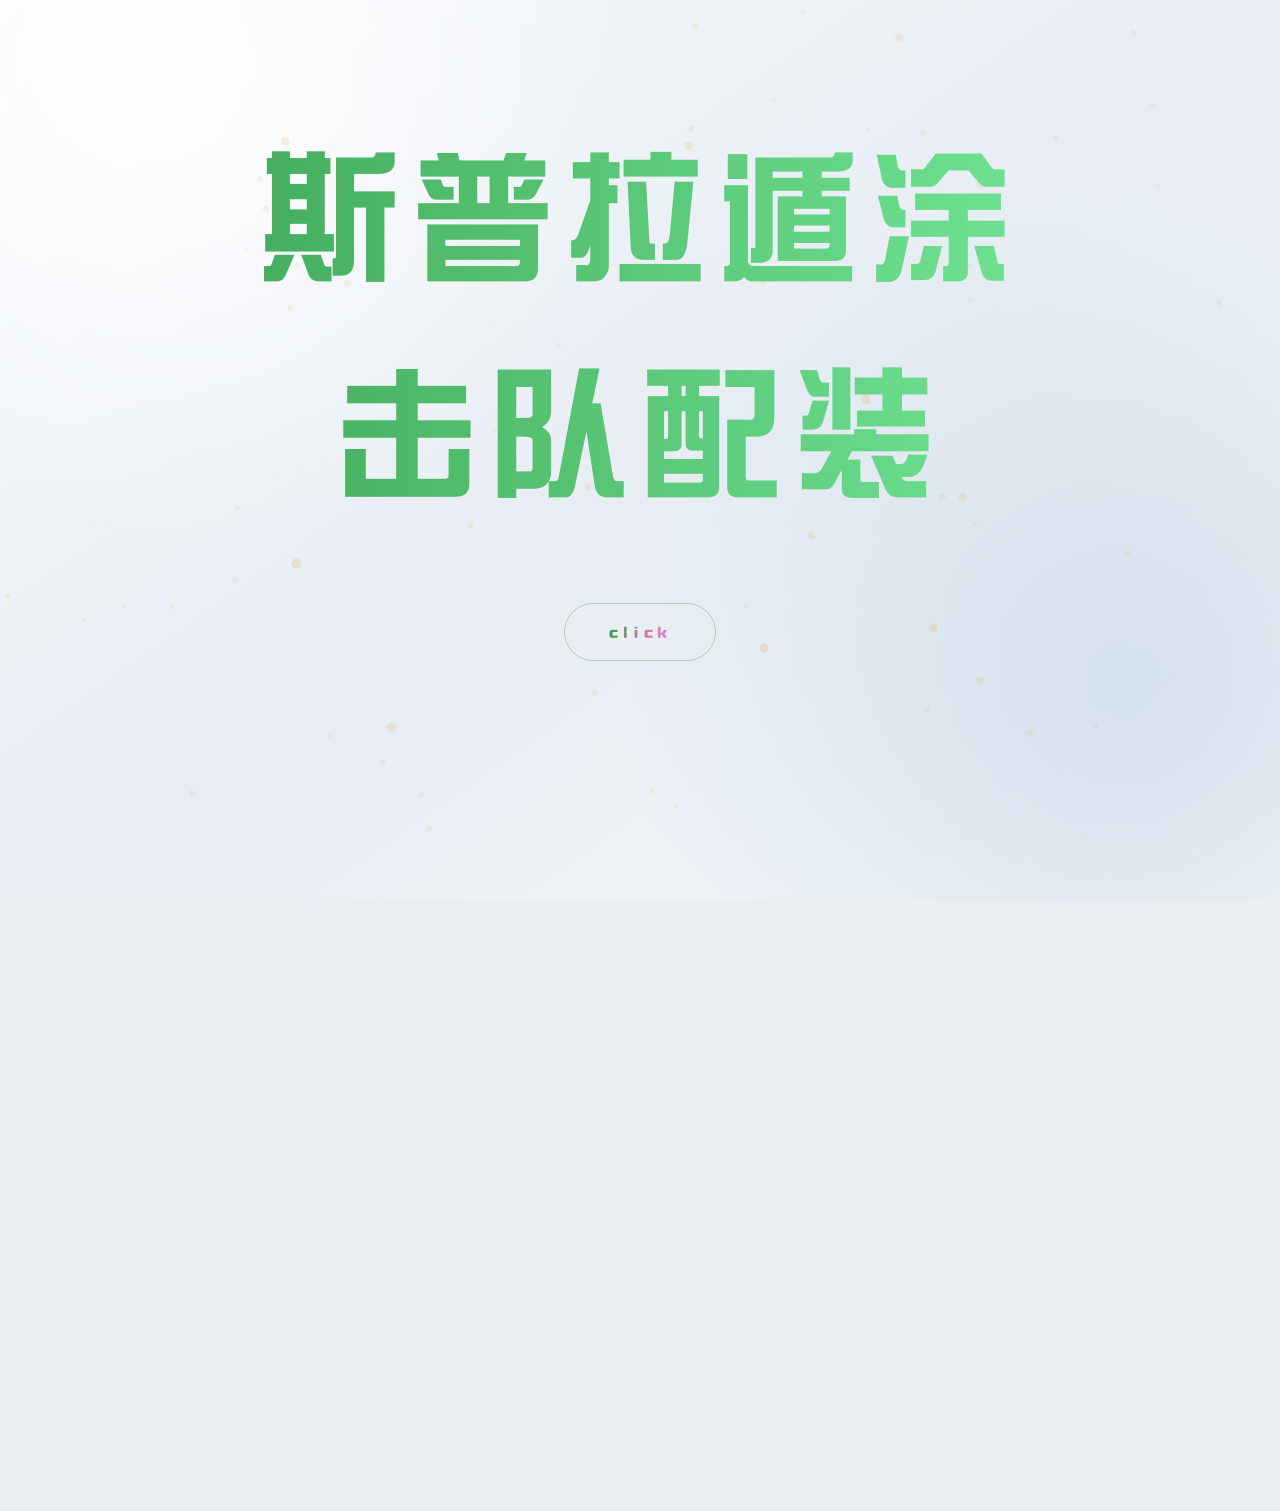
<file: index.html>
<!doctype html>
<html lang="zh-CN">
<head>
  <meta charset="utf-8">
  <meta name="viewport" content="width=device-width, initial-scale=1, maximum-scale=1, user-scalable=no">
  <meta name="theme-color" content="#0a0e14">
  <title>斯普拉遁涂击队配装</title>
  <link rel="stylesheet" href="styles.css">
</head>
<body data-home-stage="intro">
  <main class="home-page">
    <!-- Gradient Title -->
    <section class="home-hero">
      <h1 class="hero-title">斯普拉遁涂击队配装</h1>
      <p class="hero-sub">Splatoon Build Editor</p>
      <button class="intro-cta" id="introCta" type="button"><span class="intro-cta-label">click</span><span class="edge-light"></span></button>
    </section>

    <!-- 6 Home Cards -->
    <section class="bento-grid bento-section" id="bentoGrid">
      <a class="bento-card bento-card--glow" href="#step-pack" data-label="Step 1" data-card-index="0" data-name="背包">
        <span class="bento-card-inner">
          <span class="bento-face bento-face-front"><img class="bento-card-icon" src="初始卡片图片/背包.svg" alt=""></span>
          <span class="bento-face bento-face-back">
            <span class="bento-card-name">背包</span>
            <span class="bento-card-desc"><strong>选择背包</strong><em>速度·力量·技巧</em></span>
          </span>
        </span>
      </a>
      <a class="bento-card bento-card--glow" href="#step-weapon" data-label="Step 2" data-card-index="1" data-name="武器">
        <span class="bento-card-inner">
          <span class="bento-face bento-face-front"><img class="bento-card-icon" src="初始卡片图片/武器.svg" alt=""></span>
          <span class="bento-face bento-face-back">
            <span class="bento-card-name">武器</span>
            <span class="bento-card-desc"><strong>选择武器</strong><em>十一类武器类型</em></span>
          </span>
        </span>
      </a>
      <a class="bento-card bento-card--glow" href="#step-skills" data-label="Step 3" data-card-index="2" data-name="配件">
        <span class="bento-card-inner">
          <span class="bento-face bento-face-front"><img class="bento-card-icon" src="初始卡片图片/技能.svg" alt=""></span>
          <span class="bento-face bento-face-back">
            <span class="bento-card-name">配件</span>
            <span class="bento-card-desc"><strong>选择配件</strong><em>三配件技能组合</em></span>
          </span>
        </span>
      </a>
      <a class="bento-card bento-card--glow" href="#step-plugins" data-label="Step 4" data-card-index="3" data-name="零件">
        <span class="bento-card-inner">
          <span class="bento-face bento-face-front"><img class="bento-card-icon" src="初始卡片图片/零件.svg" alt=""></span>
          <span class="bento-face bento-face-back">
            <span class="bento-card-name">零件</span>
            <span class="bento-card-desc"><strong>选择零件</strong><em>安装品质零件</em></span>
          </span>
        </span>
      </a>
      <a class="bento-card bento-card--glow" href="#step-treasures" data-label="Step 5" data-card-index="4" data-name="秘宝">
        <span class="bento-card-inner">
          <span class="bento-face bento-face-front"><img class="bento-card-icon" src="初始卡片图片/秘宝.svg" alt=""></span>
          <span class="bento-face bento-face-back">
            <span class="bento-card-name">秘宝</span>
            <span class="bento-card-desc"><strong>选择秘宝</strong><em>装备专属秘宝</em></span>
          </span>
        </span>
      </a>
      <a class="bento-card bento-card--glow" href="showcase.html" data-label="Final" data-card-index="5" data-name="展示">
        <span class="bento-card-inner">
          <span class="bento-face bento-face-front"><img class="bento-card-icon" src="初始卡片图片/最终展示.svg" alt=""></span>
          <span class="bento-face bento-face-back">
            <span class="bento-card-name">展示</span>
            <span class="bento-card-desc"><strong>最终展示</strong><em>查看配装总览</em></span>
          </span>
        </span>
      </a>
    </section>

    <!-- Builder panels (each shown individually) -->
    <div class="step-wheel" id="stepWheel">
      <span class="step-wheel-item" data-step="home">主页</span>
      <span class="step-wheel-item" data-step="step-pack">背包</span>
      <span class="step-wheel-item" data-step="step-weapon">武器</span>
      <span class="step-wheel-item" data-step="step-skills">配件</span>
      <span class="step-wheel-item" data-step="step-plugins">零件</span>
      <span class="step-wheel-item" data-step="step-treasures">秘宝</span>
      <span class="step-wheel-item" data-step="step-final">展示</span>
    </div>
    <aside class="lanyard-widget" id="lanyardWidget" aria-label="挂坠展示">
      <div class="lanyard-rope" aria-hidden="true"><span></span><i></i></div>
      <canvas class="lanyard-physics-canvas" id="lanyardPhysics" aria-hidden="true"></canvas>
      <button class="lanyard-card" id="lanyardCard" type="button" aria-label="翻转挂坠">
        <span class="lanyard-card-inner">
          <img class="lanyard-face lanyard-face-front" src="挂坠图片/正面.jpg" alt="挂坠正面" draggable="false">
          <img class="lanyard-face lanyard-face-back" src="挂坠图片/反面.jpg" alt="挂坠反面" draggable="false">
        </span>
      </button>
    </aside>
    <div id="builderWrap" style="display:none;">
      <section class="step-panel" id="step-pack">
        <img class="panel-corner-icon" src="初始卡片图片/背包.svg" alt="" aria-hidden="true">
        <div class="pack-grid" id="packGrid"></div>
        <div class="notice" id="buildNotice" role="status" aria-live="polite" hidden></div>
        <div class="step-next"><button class="specular-btn" data-next="step-weapon">下一步：选择武器 →</button></div>
      </section>
      <section class="step-panel" id="step-weapon" style="display:none;">
        <img class="panel-corner-icon" src="初始卡片图片/武器.svg" alt="" aria-hidden="true">
        <div class="weapon-layout">
          <div><label class="field-label">武器类型</label><button class="control weapon-select-button" id="weaponSelectButton" type="button">点击选择武器</button></div>
          <div><span class="field-label">武器效果</span><div class="effect-grid" id="weaponEffects"></div></div>
          <aside class="weapon-preview" id="weaponPreview"></aside>
        </div>
        <div class="step-next"><button class="specular-btn" data-next="step-skills">下一步：选择配件 →</button></div>
      </section>
      <section class="step-panel" id="step-skills" style="display:none;">
        <img class="panel-corner-icon" src="初始卡片图片/技能.svg" alt="" aria-hidden="true">
        <div class="skill-slot-grid" id="skillSlots"></div>
        <div class="step-next"><button class="specular-btn" data-next="step-plugins">下一步：选择零件 →</button></div>
      </section>
      <section class="step-panel" id="step-plugins" style="display:none;">
        <img class="panel-corner-icon" src="初始卡片图片/零件.svg" alt="" aria-hidden="true">
        <div class="skill-tabs" id="pluginTabs" role="tablist"></div>
        <div class="plugin-layout">
          <div class="catalog-pane"><div class="pane-heading"><strong>零件选择</strong></div><div class="plugin-catalog" id="pluginCatalog"></div></div>
          <aside class="installed-pane" id="installedPane"></aside>
        </div>
        <div class="step-next"><button class="specular-btn" data-next="step-treasures">下一步：选择秘宝 →</button></div>
      </section>
      <section class="step-panel" id="step-treasures" style="display:none;">
        <img class="panel-corner-icon" src="初始卡片图片/秘宝.svg" alt="" aria-hidden="true">
        <div class="treasure-layout">
          <div class="treasure-catalog" id="treasureCatalog"></div>
          <aside class="compact-loadout" id="treasureInstalled"></aside>
        </div>
        <div class="step-next"><a class="specular-btn" href="showcase.html">展示 →</a></div>
      </section>
    </div>
  </main>

  <!-- Builder content loaded via app.js into #builder -->

  <dialog class="dialog dialog-share" id="shareDialog" aria-labelledby="shareTitle">
    <div class="dialog-head"><div><h2 id="shareTitle">导出配置</h2></div><button class="icon-button" data-close-dialog type="button">关闭</button></div>
    <p style="padding:1rem;margin:0;">分享码和 JSON 都包含当前用到的定义与图片。</p>
    <label class="field-label" for="shareCode" style="padding:0 1rem;">分享码</label>
    <textarea class="control code-box" id="shareCode" readonly style="margin:0 1rem;width:calc(100% - 2rem);"></textarea>
    <div class="dialog-actions" style="padding:0 1rem 1rem;"><button class="button button-quiet" id="copyShare" type="button">复制分享码</button><button class="button button-solid" id="downloadJson" type="button">下载 JSON</button></div>
  </dialog>

  <dialog class="dialog dialog-share" id="importDialog" aria-labelledby="importTitle">
    <div class="dialog-head"><div><h2 id="importTitle">导入配置</h2></div><button class="icon-button" data-close-dialog type="button">关闭</button></div>
    <label class="field-label" for="importCode" style="padding:0 1rem;">粘贴分享码或完整 JSON</label>
    <textarea class="control code-box" id="importCode" placeholder="在这里粘贴配置" style="margin:0 1rem;width:calc(100% - 2rem);"></textarea>
    <div class="dialog-actions" style="padding:0 1rem 1rem;"><label class="button button-quiet file-button">选择 JSON<input id="importFile" type="file" accept="application/json,.json"></label><button class="button button-solid" id="applyImport" type="button">应用配置</button></div>
  </dialog>

  <dialog class="dialog" id="skillDialog" aria-labelledby="skillDialogTitle">
    <div class="dialog-head"><div><h2 id="skillDialogTitle">选择技能</h2></div><button class="icon-button" data-close-dialog type="button">关闭</button></div>
    <div class="skill-picker" id="skillPicker"></div>
  </dialog>

  <dialog class="dialog weapon-dialog" id="weaponDialog" aria-labelledby="weaponDialogTitle">
    <div class="dialog-head"><div><h2 id="weaponDialogTitle">选择武器</h2></div><button class="icon-button" data-close-dialog type="button">关闭</button></div>
    <div class="weapon-picker">
      <button class="weapon-nav" id="weaponPrev" type="button">&#9664;</button>
      <div class="weapon-picker-body" id="weaponPickerBody"></div>
      <button class="weapon-nav" id="weaponNext" type="button">&#9654;</button>
    </div>
    <div class="weapon-list-section">
      <strong>该类型下的武器</strong>
      <div class="weapon-list-grid" id="weaponListGrid"></div>
    </div>
  </dialog>

  <dialog class="dialog dialog-share" id="confirmDialog">
    <div class="dialog-head"><h2>确认操作</h2></div>
    <p style="padding:1.5rem;margin:0;font-size:1.05rem;" id="confirmMessage"></p>
    <div class="dialog-actions" style="padding:0 1rem 1rem;"><button class="button button-quiet" id="confirmNo" type="button">取消</button><button class="button button-solid" id="confirmYes" type="button">确认</button></div>
  </dialog>

  <div class="dock-outer"><div class="dock-panel" id="dockPanel">
    <a class="dock-item" href="index.html?intro=1" title="返回片头"><span class="dock-item-icon">R</span><span class="dock-item-label">返回</span></a><a class="dock-item" href="index.html"><span class="dock-item-icon">H</span><span class="dock-item-label">主页</span></a>
    <a class="dock-item" href="library.html"><span class="dock-item-icon">P</span><span class="dock-item-label">零件库</span></a>
    <a class="dock-item" href="weapon-library.html"><span class="dock-item-icon">W</span><span class="dock-item-label">武器库</span></a>
    <a class="dock-item" href="treasure-library.html"><span class="dock-item-icon">T</span><span class="dock-item-label">秘宝库</span></a>
    <button class="dock-item" id="dockImport"><span class="dock-item-icon">I</span><span class="dock-item-label">导入</span></button>
    <button class="dock-item" id="dockExport"><span class="dock-item-icon">E</span><span class="dock-item-label">导出</span></button>
  </div></div>
  <div class="toast" id="toast" role="status" aria-live="assertive" hidden></div>
  <div class="plugin-hovercard" id="pluginHovercard" role="tooltip" hidden></div>

  <!-- 手机端汉堡菜单 -->
  <div class="mobile-nav" id="mobileNav" hidden>
    <button class="mobile-nav-toggle" id="mobileNavToggle" type="button" aria-label="打开菜单" aria-expanded="false" aria-controls="mobileNavPanel"><span></span><span></span></button>
    <div class="mobile-nav-overlay" id="mobileNavOverlay"></div>
    <div class="mobile-nav-panel" id="mobileNavPanel" role="dialog" aria-label="导航菜单">
      <div class="mobile-nav-cards" id="mobileNavCards"></div>
    </div>
  </div>

  <script src="plugin-data.js"></script><script src="data.js"></script><script src="core.js"></script><script src="lanyard-physics.js"></script><script src="app.js"></script><script src="mobile-menu.js"></script>
</body>
</html>
</file>
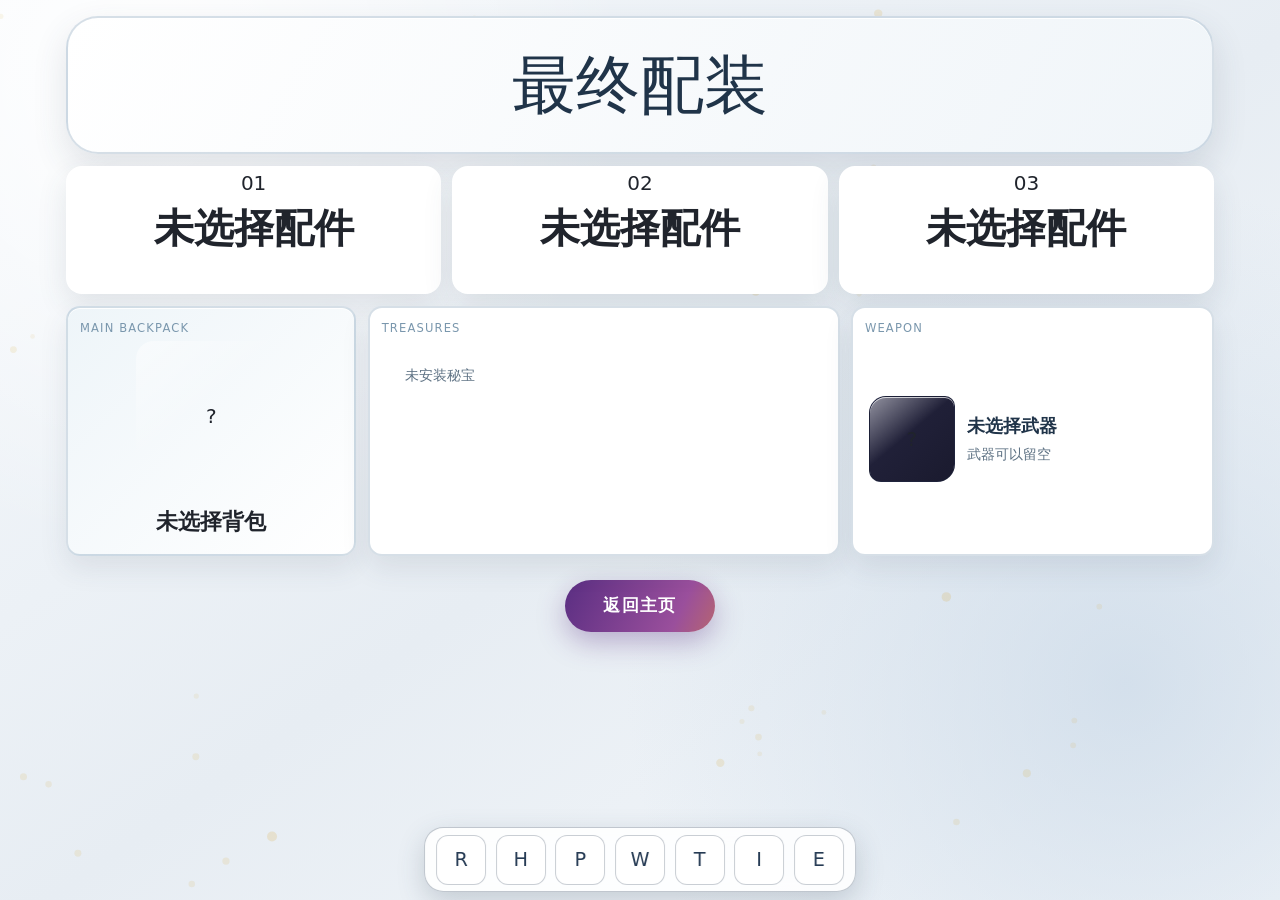
<file: showcase.html>
<!doctype html>
<html lang="zh-CN">
<head><meta charset="utf-8"><meta name="viewport" content="width=device-width, initial-scale=1, maximum-scale=1, user-scalable=no"><meta name="theme-color" content="#0b0d12"><title>Splatoon Raider · 最终展示</title><link rel="stylesheet" href="styles.css"></head>
<body class="showcase-body">
  <main class="showcase-shell">
    <section class="showcase-title"><h1>最终配装</h1></section>
    <section class="showcase-skills" id="showcaseSkills"></section>
    <section class="showcase-bottom">
      <article class="showcase-summary" id="packSummary"></article>
      <article class="showcase-summary showcase-treasures" id="treasureSummary"></article>
      <article class="showcase-summary" id="weaponSummary"></article>
    </section>
    <div class="showcase-actions">
      <a class="showcase-home-btn" href="index.html">返回主页</a>
    </div>
  </main>
  <div class="dock-outer"><div class="dock-panel" id="dockPanel">
    <a class="dock-item" href="index.html?intro=1" title="返回片头"><span class="dock-item-icon">R</span><span class="dock-item-label">返回</span></a><a class="dock-item" href="index.html"><span class="dock-item-icon">H</span><span class="dock-item-label">主页</span></a>
    <a class="dock-item" href="library.html"><span class="dock-item-icon">P</span><span class="dock-item-label">零件库</span></a>
    <a class="dock-item" href="weapon-library.html"><span class="dock-item-icon">W</span><span class="dock-item-label">武器库</span></a>
    <a class="dock-item" href="treasure-library.html"><span class="dock-item-icon">T</span><span class="dock-item-label">秘宝库</span></a>
    <a class="dock-item" href="index.html"><span class="dock-item-icon">I</span><span class="dock-item-label">导入</span></a>
    <a class="dock-item" href="index.html"><span class="dock-item-icon">E</span><span class="dock-item-label">导出</span></a>
  </div></div>
<script src="data.js"></script><script src="core.js"></script><script src="showcase.js"></script>

</body></html>
</file>
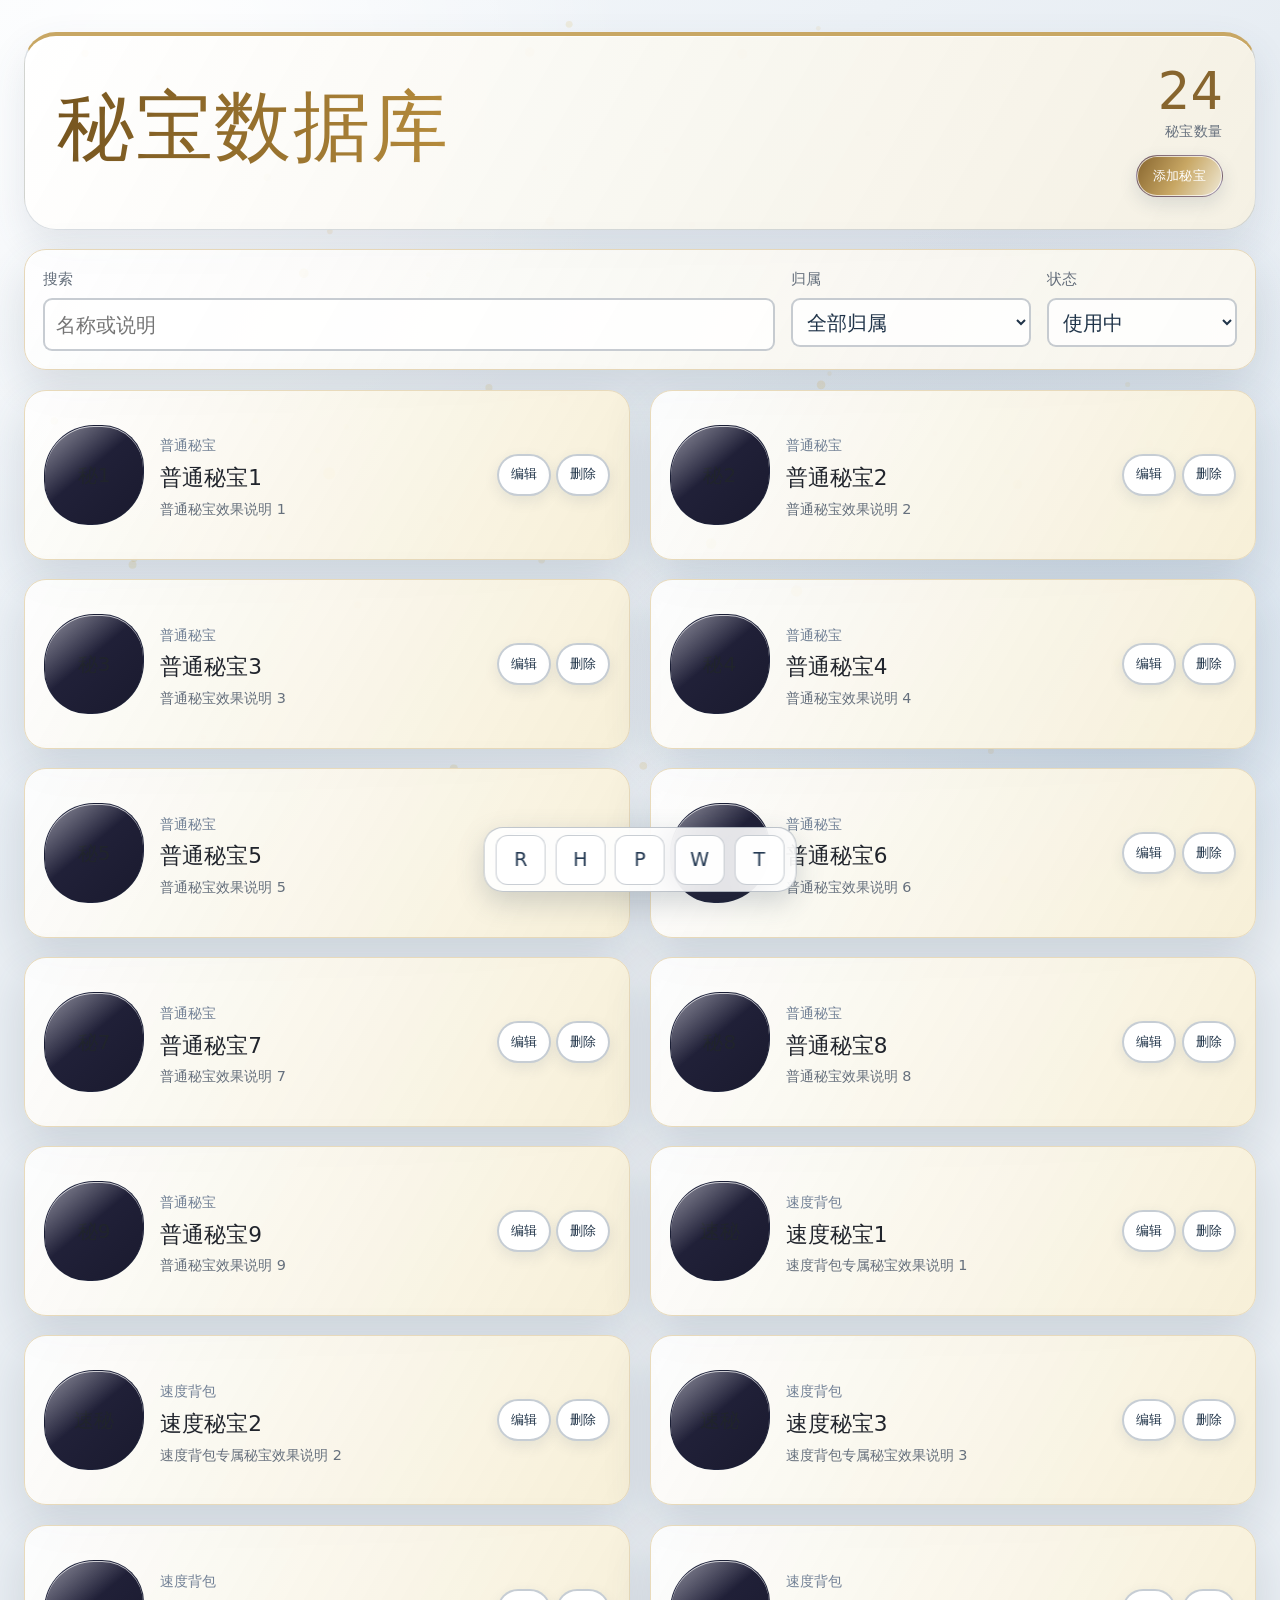
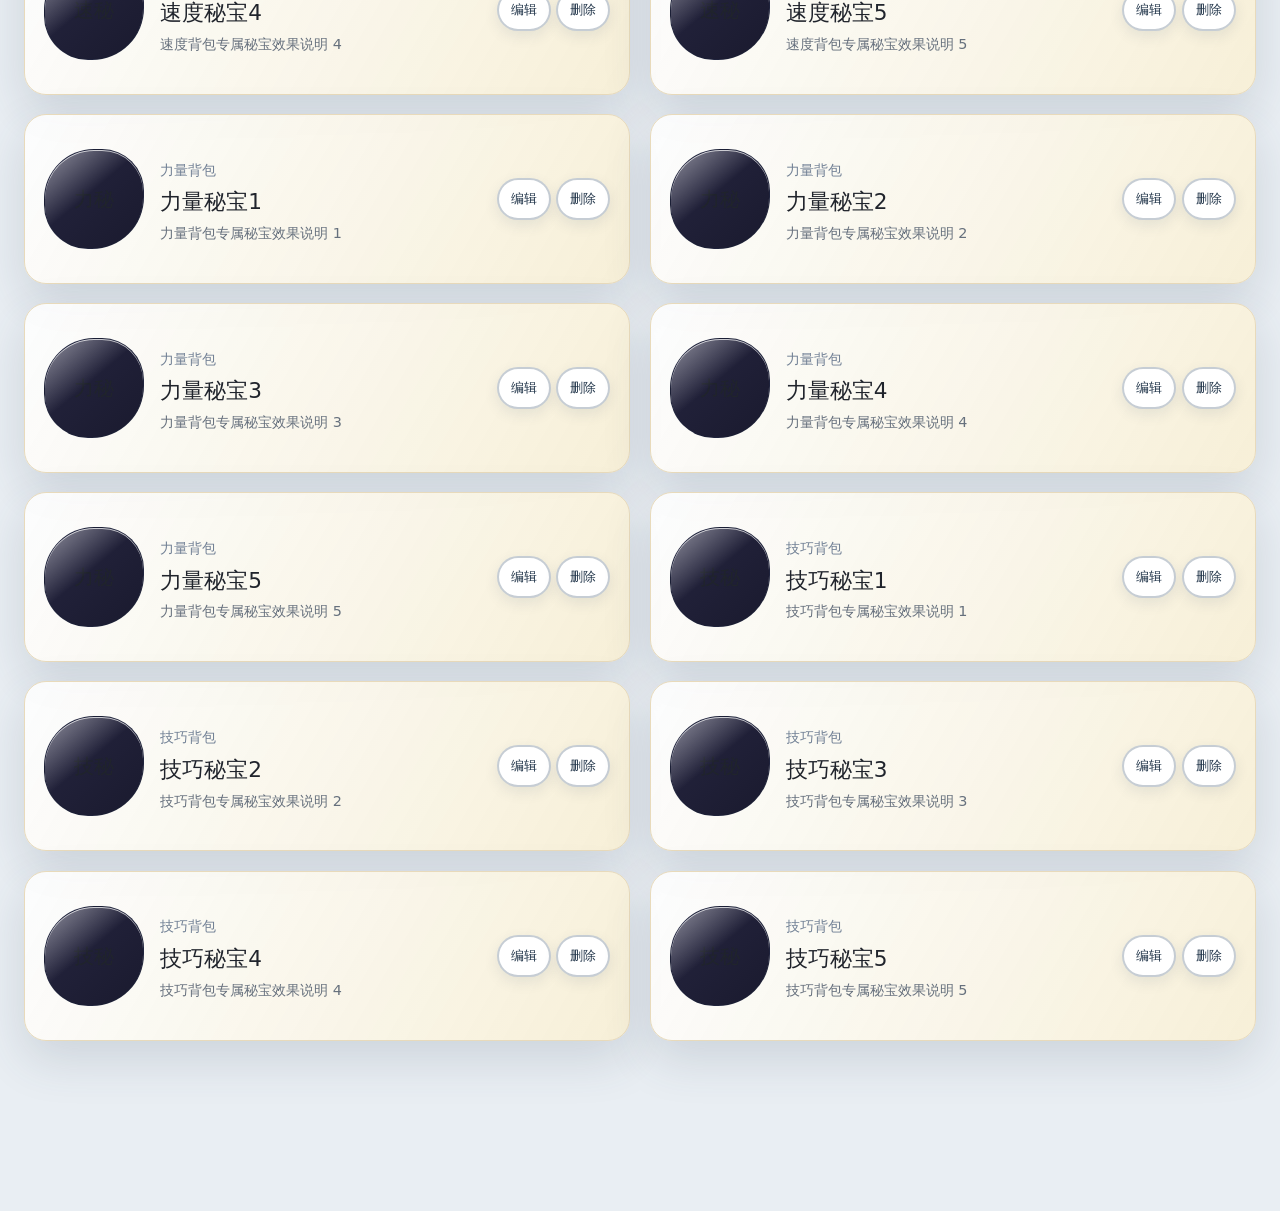
<file: treasure-library.html>
<!doctype html>
<html lang="zh-CN">
<head><meta charset="utf-8"><meta name="viewport" content="width=device-width, initial-scale=1, maximum-scale=1, user-scalable=no"><title>配装器 · 秘宝库</title><link rel="stylesheet" href="styles.css"></head>
<body class="library-page library-page--treasures">
  <main class="page-shell library-page library-page--treasures">
    <section class="library-masthead">
      <div><h1>秘宝数据库</h1></div>
      <div class="stat-stack"><strong id="activeCount">0</strong><span>秘宝数量</span><div class="library-actions"><button class="button button-solid" id="addTreasure" type="button">添加秘宝</button></div></div>
    </section>
    <section class="library-toolbar"><label><span>搜索</span><input class="control" id="search" type="search" placeholder="名称或说明"></label><label><span>归属</span><select class="control" id="scopeFilter"><option value="all">全部归属</option><option value="common">普通秘宝</option><option value="power">力量</option><option value="speed">速度</option><option value="technique">技巧</option></select></label><label><span>状态</span><select class="control" id="statusFilter"><option value="active">使用中</option><option value="deleted">已删除</option><option value="all">全部</option></select></label></section>
    <section class="treasure-library-grid" id="treasureRows"></section>
  </main>
  <dialog class="dialog editor-dialog" id="treasureDialog">
    <form id="treasureForm"><div class="dialog-head"><div><h2 id="dialogTitle">添加秘宝</h2></div><button class="icon-button" data-close type="button">关闭</button></div>
      <div class="form-grid"><label><span>名称</span><input class="control" id="name" required maxlength="40"></label><label><span>归属</span><select class="control" id="scope"><option value="common">普通秘宝</option><option value="power">力量背包</option><option value="speed">速度背包</option><option value="technique">技巧背包</option></select></label><label class="field-wide"><span>悬浮说明</span><input class="control" id="description" required maxlength="120"></label><label class="field-wide"><span>图片</span><input class="control" id="image" type="file" accept="image/png,image/jpeg,image/webp"><small>建议方形图片，最大 5MB。</small></label><div class="upload-preview field-wide" id="preview"></div></div>
      <div class="dialog-actions"><button class="button button-quiet" data-close type="button">取消</button><button class="button button-solid" type="submit">保存秘宝</button></div>
    </form>
  </dialog>
  <dialog class="dialog dialog-share" id="confirmDialog">
    <div class="dialog-head"><h2>确认操作</h2></div>
    <p style="padding:1.5rem;margin:0;font-size:1.05rem;" id="confirmMessage"></p>
    <div class="dialog-actions" style="padding:0 1rem 1rem;"><button class="button button-quiet" id="confirmNo" type="button">取消</button><button class="button button-solid" id="confirmYes" type="button">确认</button></div>
  </dialog>
  <div class="dock-outer"><div class="dock-panel" id="dockPanel"><a class="dock-item" href="index.html?intro=1" title="返回片头"><span class="dock-item-icon">R</span><span class="dock-item-label">返回</span></a><a class="dock-item" href="index.html"><span class="dock-item-icon">H</span><span class="dock-item-label">主页</span></a><a class="dock-item" href="library.html"><span class="dock-item-icon">P</span><span class="dock-item-label">零件库</span></a><a class="dock-item" href="weapon-library.html"><span class="dock-item-icon">W</span><span class="dock-item-label">武器库</span></a><a class="dock-item" href="treasure-library.html"><span class="dock-item-icon">T</span><span class="dock-item-label">秘宝库</span></a></div></div>
  <div class="toast" id="toast" role="status" aria-live="assertive" hidden></div>
  
  <!-- 手机端汉堡菜单（必须在 mobile-menu.js 之前） -->
  <div class="mobile-nav" id="mobileNav" hidden>
    <button class="mobile-nav-toggle" id="mobileNavToggle" type="button" aria-label="打开菜单" aria-expanded="false" aria-controls="mobileNavPanel"><span></span><span></span></button>
    <div class="mobile-nav-overlay" id="mobileNavOverlay"></div>
    <div class="mobile-nav-panel" id="mobileNavPanel" role="dialog" aria-label="导航菜单">
      <div class="mobile-nav-cards" id="mobileNavCards"></div>
    </div>
  </div>
<script src="data.js"></script><script src="core.js"></script><script src="treasure-library.js"></script><script src="mobile-menu.js"></script>
    <div class="mobile-nav-panel" id="mobileNavPanel" role="dialog" aria-label="导航菜单">
      <div class="mobile-nav-cards" id="mobileNavCards"></div>
    </div>
  </div>

</body></html>
</file>
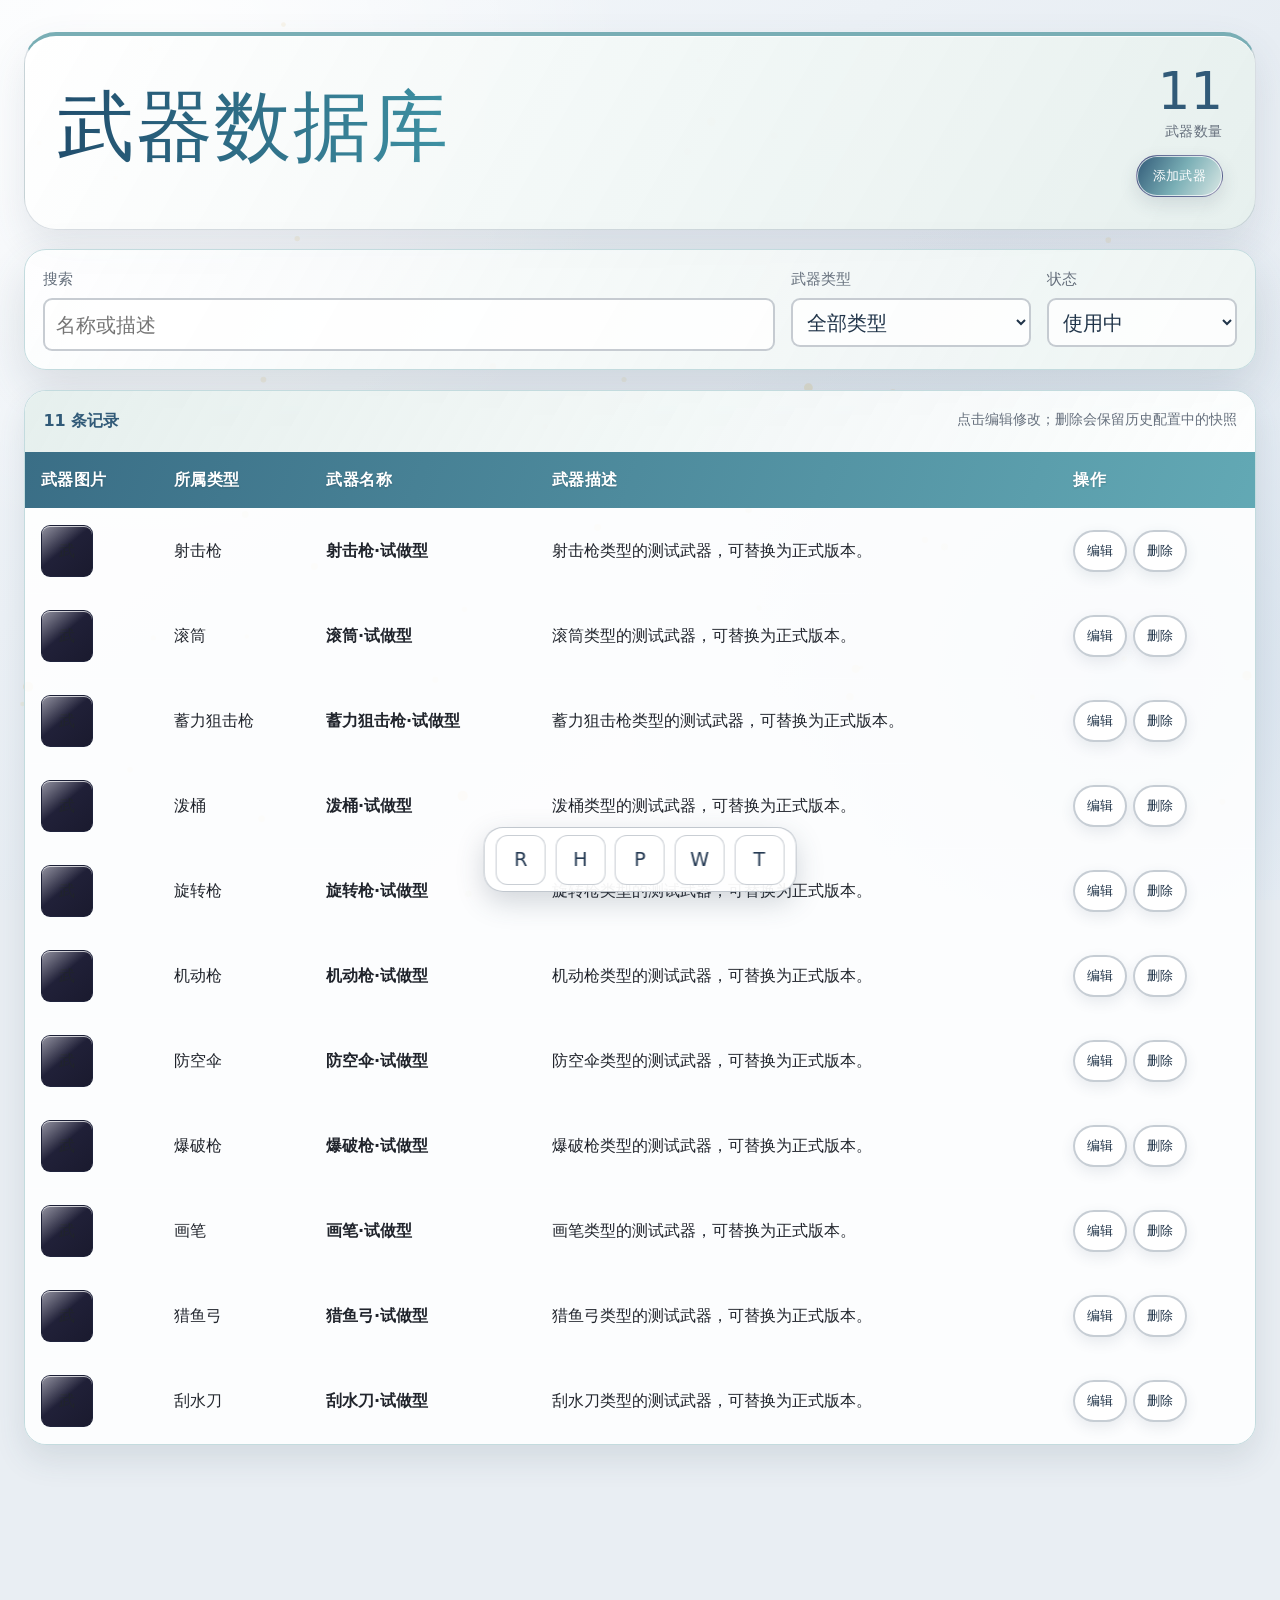
<file: weapon-library.html>
<!doctype html>
<html lang="zh-CN">
<head>
  <meta charset="utf-8">
  <meta name="viewport" content="width=device-width, initial-scale=1, maximum-scale=1, user-scalable=no">
  <title>配装器 · 武器库</title>
  <link rel="stylesheet" href="styles.css">
</head>
<body class="library-page library-page--weapons">
  <main class="page-shell library-page library-page--weapons">
    <section class="library-masthead">
      <div><h1>武器数据库</h1></div>
      <div class="stat-stack"><strong id="activeCount">0</strong><span>武器数量</span><div class="library-actions"><button class="button button-solid" id="addWeapon" type="button">添加武器</button></div></div>
    </section>
    <section class="library-toolbar" aria-label="筛选武器">
      <label><span>搜索</span><input class="control" id="weaponSearch" type="search" placeholder="名称或描述"></label>
      <label><span>武器类型</span><select class="control" id="typeFilter"></select></label>
      <label><span>状态</span><select class="control" id="statusFilter"><option value="active">使用中</option><option value="deleted">已删除</option><option value="all">全部</option></select></label>
    </section>
    <section class="data-panel">
      <div class="data-head"><strong id="resultCount">0 条记录</strong><span>点击编辑修改；删除会保留历史配置中的快照</span></div>
      <div class="table-scroll"><table class="data-table"><thead><tr><th>武器图片</th><th>所属类型</th><th>武器名称</th><th>武器描述</th><th>操作</th></tr></thead><tbody id="weaponRows"></tbody></table></div>
      <p class="table-scroll-hint">← 左右滑动查看更多 →</p>
    </section>
  </main>

  <dialog class="dialog editor-dialog" id="weaponDialog" aria-labelledby="weaponDialogTitle">
    <form id="weaponForm">
      <div class="dialog-head"><div><h2 id="weaponDialogTitle">添加武器</h2></div><button class="icon-button" data-close type="button">关闭</button></div>
      <div class="form-grid">
        <label><span>武器类型</span><select class="control" id="weaponType" required></select></label>
        <label><span>武器名称</span><input class="control" id="weaponName" required maxlength="40"></label>
        <label class="field-wide"><span>武器描述</span><input class="control" id="weaponDesc" maxlength="200" placeholder="武器说明"></label>
        <label class="field-wide"><span>武器图片</span><input class="control" id="weaponImage" type="file" accept="image/png,image/jpeg,image/webp"><small>上传武器的完整截图。</small></label>
        <div class="upload-preview field-wide" id="weaponImagePreview"></div>
      </div>
      <div class="dialog-actions"><button class="button button-quiet" data-close type="button">取消</button><button class="button button-solid" type="submit">保存武器</button></div>
    </form>
  </dialog>
  <dialog class="dialog dialog-share" id="confirmDialog">
    <div class="dialog-head"><h2>确认操作</h2></div>
    <p style="padding:1.5rem;margin:0;font-size:1.05rem;" id="confirmMessage"></p>
    <div class="dialog-actions" style="padding:0 1rem 1rem;"><button class="button button-quiet" id="confirmNo" type="button">取消</button><button class="button button-solid" id="confirmYes" type="button">确认</button></div>
  </dialog>
  <div class="dock-outer"><div class="dock-panel" id="dockPanel"><a class="dock-item" href="index.html?intro=1" title="返回片头"><span class="dock-item-icon">R</span><span class="dock-item-label">返回</span></a><a class="dock-item" href="index.html"><span class="dock-item-icon">H</span><span class="dock-item-label">主页</span></a><a class="dock-item" href="library.html"><span class="dock-item-icon">P</span><span class="dock-item-label">零件库</span></a><a class="dock-item" href="weapon-library.html"><span class="dock-item-icon">W</span><span class="dock-item-label">武器库</span></a><a class="dock-item" href="treasure-library.html"><span class="dock-item-icon">T</span><span class="dock-item-label">秘宝库</span></a></div></div>
  <div class="toast" id="toast" role="status" aria-live="assertive" hidden></div>
  
  <!-- 手机端汉堡菜单（必须在 mobile-menu.js 之前） -->
  <div class="mobile-nav" id="mobileNav" hidden>
    <button class="mobile-nav-toggle" id="mobileNavToggle" type="button" aria-label="打开菜单" aria-expanded="false" aria-controls="mobileNavPanel"><span></span><span></span></button>
    <div class="mobile-nav-overlay" id="mobileNavOverlay"></div>
    <div class="mobile-nav-panel" id="mobileNavPanel" role="dialog" aria-label="导航菜单">
      <div class="mobile-nav-cards" id="mobileNavCards"></div>
    </div>
  </div>
<script src="data.js"></script><script src="core.js"></script><script src="weapon-library.js"></script><script src="mobile-menu.js"></script>
    <div class="mobile-nav-panel" id="mobileNavPanel" role="dialog" aria-label="导航菜单">
      <div class="mobile-nav-cards" id="mobileNavCards"></div>
    </div>
  </div>

</body>
</html>
</file>
<file: styles.css>
:root {
  --ink: #e9e9ef;
  --ink-soft: #999;
  --teal-950: #1a1a2e;
  --teal-900: #252540;
  --teal-700: #444;
  --teal-500: #666;
  --mint: #eef4f8;
  --cream: #fbfbff;
  --paper: #1a1721;
  --paper-dark: #2a2535;
  --orange: #43566c;
  --purple: #6e7f92;
  --line: rgba(255, 255, 255, .1);
  --line-light: rgba(255, 255, 255, .08);
  --surface: rgba(26, 23, 33, .92);
  --surface-muted: rgba(26, 23, 33, .7);
  --shadow: 0 18px 48px rgba(0, 0, 0, .35);
  --radius-sm: 14px;
  --radius-md: 22px;
  --radius-lg: 32px;
  --font-body: 'GB7', 'Raider Display', 'Microsoft YaHei UI', 'PingFang SC', system-ui, sans-serif;
  --font-game: 'GB7', 'Raider Display', 'Microsoft YaHei UI', 'PingFang SC', system-ui, sans-serif;
  --theme-accent: #3aa050;
  --theme-accent-soft: rgba(58,160,80,.14);
  --theme-glow: rgba(58,160,80,.3);
  color-scheme: dark;
  scroll-snap-type: none;
  scroll-padding-top: 92px;
}

@font-face {
  font-family: 'GB7';
  src: url('GB7.ttf') format('truetype');
  font-display: swap;
}

@font-face {
  font-family: 'Raider Display';
  src: url('GB7.ttf') format('truetype');
  font-display: swap;
}

* { box-sizing: border-box; }
html { scroll-behavior: smooth; }
body {
  min-width: 320px;
  min-height: 100vh;
  margin: 0;
  color: var(--ink);
  font-family: var(--font-body);
  font-size: 18px;
  font-weight: 400;
  line-height: 1.5;
  overflow-x: hidden;
  background: #0a0e14;
  padding-bottom: 90px;
  -webkit-font-smoothing: antialiased;
  -moz-osx-font-smoothing: grayscale;
  text-rendering: optimizeLegibility;
}
body::before {
  content: '';
  position: fixed;
  z-index: -3;
  inset: 0;
  background:
    radial-gradient(circle at 12% 10%, rgba(45, 106, 118, .16), transparent 32%),
    radial-gradient(circle at 88% 74%, rgba(95, 55, 126, .12), transparent 35%),
    linear-gradient(145deg, #0a0e14 0%, #0d121a 52%, #0a0f16 100%);
}
.scene-orbit { display: none; }
.scene-orbit-a { top: 15%; right: -18vmin; box-shadow: inset 0 0 0 18px rgba(23,38,64,.06); }
.scene-orbit-b { bottom: 8%; left: -21vmin; width: 62vmin; height: 62vmin; border-color: rgba(23,38,64,.11); }
button, input, select, textarea { font: inherit; }
button { color: inherit; }
button, a { -webkit-tap-highlight-color: transparent; }
a { color: inherit; text-decoration: none; }
img { display: block; max-width: 100%; }
h1, h2, h3, p { margin-top: 0; }
[hidden] { display: none !important; }
button:focus-visible, a:focus-visible, input:focus-visible, select:focus-visible, textarea:focus-visible {
  outline: 3px solid var(--orange);
  outline-offset: 3px;
}
.skip-link { position: fixed; top: -5rem; left: 1rem; z-index: 100; padding: .8rem 1rem; color: #fbfbff; background: #252540; }
.skip-link:focus { top: 1rem; }

.site-header {
  position: sticky;
  top: 0;
  z-index: 40;
  display: flex;
  align-items: center;
  justify-content: space-between;
  gap: 1rem;
  min-height: 72px;
  padding: .7rem max(1.25rem, calc((100vw - 1420px) / 2));
  color: var(--ink);
  border-bottom: 1px solid rgba(23, 38, 64, .12);
  background: rgba(251, 251, 255, .82);
  backdrop-filter: blur(18px);
  box-shadow: 0 6px 26px rgba(29,49,89,.1);
}
.wordmark { display: inline-flex; align-items: center; gap: .8rem; min-height: 46px; }
.wordmark-sign {
  display: grid;
  place-items: center;
  width: 49px;
  height: 49px;
  color: #fbfbff;
  border: 0;
  border-radius: 50%;
  background: var(--orange);
  box-shadow: none;
  font-weight: 500;
  letter-spacing: -.08em;
  transform: rotate(-6deg);
}
.wordmark > span:last-child { display: grid; gap: .18rem; }
.wordmark strong { font-family: var(--font-game); font-size: 1.3rem; font-weight: 500; letter-spacing: .08em; }
.wordmark small { color: var(--ink-soft); font-size: .61rem; font-weight: 400; letter-spacing: .13em; }
.header-actions { display: flex; flex-wrap: wrap; align-items: center; justify-content: flex-end; gap: .45rem; }
.button, .icon-button {
  display: inline-flex;
  align-items: center;
  justify-content: center;
  min-height: 48px;
  padding: .62rem 1rem;
  color: var(--ink);
  border: 1px solid rgba(255,255,255,.08);
  border-radius: 999px;
  background: #1a1721;
  box-shadow: none;
  cursor: pointer;
  font-size: .94rem;
  font-weight: 500;
  transition: transform .12s ease, box-shadow .12s ease, background .12s ease;
}
.button:hover, .icon-button:hover { color: #fbfbff; border-color: var(--ink); background: #252540; transform: translateY(-2px); }
.button:active, .icon-button:active { transform: scale(.97); }
.button-quiet, .icon-button { color: var(--ink); background: transparent; }
.button-quiet:hover, .icon-button:hover { color: #fbfbff; background: #252540; }
.button-solid { color: #fbfbff; border-color: var(--orange); background: var(--orange); }
.button-solid:hover { color: #fbfbff; background: #e34c4d; }
.button-large { min-height: 48px; }

.page-shell, .showcase-shell { width: min(1460px, calc(100% - 3rem)); margin: 0 auto; padding: 2.5rem 0 5rem; }
.workspace-shell { position: relative; padding-top: 2.5rem; }
.stage, .data-panel, .library-toolbar, .treasure-record, .showcase-skill, .showcase-summary, .library-masthead {
  border: 1px solid rgba(255,255,255,.06);
  background: var(--surface);
  box-shadow: var(--shadow);
}
.stage { position: relative; display: flex; flex-direction: column; min-height: calc(100svh - 124px); margin-top: clamp(4.5rem, 9vh, 7rem); padding: clamp(1.4rem, 2.5vw, 2.25rem); overflow: visible; border-radius: 20px; }
.stage::before { display: none; }
.stage > * { position: relative; z-index: 1; }
.stage-pack { margin-top: 0; }
.stage-heading { display: flex; align-items: center; gap: 1.35rem; margin-bottom: 2.2rem; padding: .35rem 0; }
.stage-number { display: none; }
.stage-heading div { margin-right: auto; }
.stage-heading p, .stage-heading small { display: none; }
.stage-heading h2 { margin: 0; padding: .18em 0 .24em; color: var(--ink); font-family: var(--font-game); font-size: clamp(3rem, 5.4vw, 5.5rem); font-weight: 400; letter-spacing: .02em; line-height: 1.28; }
.scroll-float { overflow: visible; }
.scroll-float-char { display: inline-block; opacity: 0; margin-right: .08em; letter-spacing: 0; transform: translateY(55%); transform-origin: 50% 50%; }
.scroll-float.is-floated .scroll-float-char { animation: scroll-float-in .34s cubic-bezier(.2,.85,.3,1.1) forwards; animation-delay: calc(var(--float-index) * 24ms); }
.workflow-rail { display: none; }
.workflow-stage { scroll-margin-top: 94px; opacity: 1; transform: none; transition: none; }
.workflow-stage.is-current { box-shadow: var(--shadow); }
.step-panel.is-entering > * { animation: panel-sequence-in .62s cubic-bezier(.2,.8,.25,1) both; }
.step-panel.is-entering > *:nth-child(2) { animation-delay: 90ms; }
.step-panel.is-entering > *:nth-child(3) { animation-delay: 180ms; }
.step-panel.is-entering > *:nth-child(4) { animation-delay: 270ms; }
.step-panel.is-entering .plugin-group, .step-panel.is-entering .treasure-group, .step-panel.is-entering .weapon-item, .step-panel.is-entering .skill-slot { animation: panel-sequence-in .58s cubic-bezier(.2,.8,.25,1) both; }
.step-panel .sequence-enter-item { animation: panel-sequence-in .58s cubic-bezier(.2,.8,.25,1) var(--sequence-delay, 0ms) both !important; }
@keyframes panel-sequence-in { from { opacity: 0; filter: blur(7px); transform: translateY(22px) scale(.985); } to { opacity: 1; filter: blur(0); transform: translateY(0) scale(1); } }
.workflow-stage.stage-pack { min-height: calc(100svh - 124px); }
.workflow-stage .notice { background:rgba(26,23,33,.7);  margin-top: 1rem; }
.workflow-stage#step-plugins, .workflow-stage#step-treasures, .workflow-stage#step-weapon { padding-top: clamp(1.4rem, 2.5vw, 2.25rem); }
.scene-pack { background: rgba(201,231,255,.08); }
.scene-skills { background: rgba(255,224,192,.08); }
.scene-plugins { background: rgba(224,208,248,.08); }
.scene-treasures { background: rgba(224,208,248,.08); }
.scene-weapon { background: rgba(201,231,255,.08); }

.pack-grid { display: block; }
.skill-slot-grid { display: grid; grid-template-columns: repeat(3, minmax(0, 1fr)); gap: 1.4rem; }
.pack-deck { display: grid; grid-template-columns: repeat(3, minmax(0, 1fr)); gap: 1rem; width: min(100%, 1100px); margin: auto; }
.pack-card {
  position: relative;
  display: flex;
  flex-direction: column;
  align-items: center;
  justify-content: center;
  gap: 1rem;
  min-height: clamp(280px, 34vh, 340px);
  padding: 1.8rem;
  overflow: hidden;
  text-align: center;
  color: var(--ink);
  border: 1px solid rgba(255,255,255,.12);
  border-radius: 18px;
  background: rgba(26,23,33,.8);
  box-shadow: 0 14px 28px rgba(0,0,0,.3);
  cursor: pointer;
  transition: transform .18s ease, box-shadow .18s ease, background .18s ease;
}
.pack-card:hover { transform: translateY(-5px); box-shadow: 0 20px 34px rgba(29,49,89,.18); }
.pack-card.is-selected { color: #fbfbff; border-color: var(--ink); background: #252540; box-shadow: inset 0 -5px var(--orange), 0 20px 34px rgba(29,49,89,.22); }
.pack-index { position: relative; z-index: 1; color: inherit; font-size: .84rem; font-weight: 500; }
.pack-symbol { position: relative; z-index: 1; display: grid; place-items: center; width: 60px; height: 60px; color: #fbfbff; border: 3px solid currentColor; border-radius: 15px 18px 13px 20px; background: var(--teal-950); font-size: 1.55rem; font-weight: 500; transform: rotate(-4deg); }
.motif-slash .pack-symbol { background: var(--purple); }
.motif-slash { background: rgba(201,231,255,.55); }
.motif-orbit .pack-symbol { background: var(--orange); }
.motif-orbit { background: rgba(224,208,248,.55); }
.motif-burst { background: rgba(255,224,192,.55); }
.pack-card.is-selected.motif-slash { background: rgba(201,231,255,.08); }
.pack-card.is-selected.motif-burst { background: #ffe0c0; }
.pack-card.is-selected.motif-orbit { background: #e0d0f8; }
.pack-copy { position: relative; z-index: 1; display: grid; gap: .15rem; }
.pack-copy strong { font-size: 1.4rem; font-weight: 400; letter-spacing: .02em; }
.pack-copy small { color: inherit; font-size: .67rem; font-weight: 400; line-height: 1.4; opacity: .8; }
.selection-mark { position: relative; z-index: 1; width: 19px; height: 19px; border: 2px solid currentColor; border-radius: 50%; }
.is-selected .selection-mark, .is-installed .selection-mark { border: 5px double currentColor; background: currentColor; box-shadow: inset 0 0 0 2px var(--teal-900); }

.notice { background:rgba(26,23,33,.7);  margin-top: 1.4rem; padding: .95rem 1.2rem; color: var(--ink); border: 1px dashed rgba(255,255,255,.12); border-radius: var(--radius-sm); background: rgba(26,23,33,.7); font-size: 1rem; font-weight: 500; }
.notice::before { content: '!'; display: inline-grid; place-items: center; width: 20px; height: 20px; margin-right: .45rem; color: #fbfbff; border-radius: 50%; background: var(--orange); }

.skill-slot { min-height: 226px; color: var(--ink); border: 1px solid rgba(255,255,255,.08); border-radius: var(--radius-md); background: rgba(26,23,33,.8); box-shadow: 0 12px 25px rgba(0,0,0,.25); transition: transform .35s cubic-bezier(.16,.86,.22,1), box-shadow .35s ease; }
.skill-slot-empty { display: grid; place-items: center; align-content: center; gap: .3rem; border: 1px dashed rgba(255,255,255,.15); color: var(--ink); cursor: pointer; }
.skill-slot:hover { transform: translateY(-7px) rotate(-.35deg); box-shadow: 0 20px 30px rgba(24,63,76,.18); }
.skill-slot-empty:hover { background: #1a1721; }
.skill-slot-empty strong { font-size: 1.18rem; font-weight: 500; }
.skill-slot-empty small { color: var(--ink-soft); font-size: .8rem; }
.empty-cross { display: grid; place-items: center; width: 52px; height: 52px; color: #fbfbff; border-radius: 50%; background: #252540; font-size: 1.65rem; }
.skill-slot-filled { position: relative; display: grid; grid-template-columns: 86px 1fr; align-items: center; gap: 1rem; padding: 2rem 1.15rem 1rem; overflow: hidden; cursor: pointer; }
.skill-slot-filled::after { content: ''; position: absolute; width: 70px; height: 70px; right: -25px; bottom: -30px; opacity: .21; border: 13px solid var(--teal-700); border-radius: 50%; }
.skill-slot-filled.is-active { border: 2px solid var(--orange); box-shadow: inset 0 -5px var(--orange), 0 16px 30px rgba(99,61,90,.18); }
.slot-label { position: absolute; top: .75rem; left: .9rem; color: var(--teal-700); font-size: .76rem; font-weight: 500; letter-spacing: .1em; }
.skill-slot-copy small { color: var(--teal-900); font-size: .78rem; font-weight: 500; }
.skill-slot-copy h3 { margin: .18rem 0 .34rem; font-size: 1.3rem; font-weight: 400; letter-spacing: .02em; }
.skill-slot-copy span { color: rgba(255,255,255,.88); font-size: .82rem; font-weight: 500; }
.change-button { position: absolute; top: .45rem; right: .55rem; display: grid; place-items: center; width: 30px; min-width: 30px; min-height: 30px; padding: 0; color: #fbfbff; border: 2px solid rgba(255,255,255,.12); border-radius: 50%; background: #252540; box-shadow: 2px 2px 0 rgba(18,61,61,.3); cursor: pointer; font-size: 1.2rem; font-weight: 400; line-height: 1; }
.change-button:hover { color: #fbfbff; background: var(--orange); transform: rotate(90deg); }

.asset-frame { position: relative; display: grid; place-items: center; flex: 0 0 auto; overflow: hidden; color: var(--ink); border: 1px solid rgba(23,38,64,.24); background: linear-gradient(135deg, #252540, #1a1a2e); box-shadow: inset 0 1px rgba(255,255,255,.7); }
.asset-frame::after { content: ''; position: absolute; inset: 0; background: linear-gradient(140deg, rgba(255,255,255,.5), transparent 45%); pointer-events: none; }
.asset-frame img { position: absolute; inset: 0; z-index: 1; width: 100%; height: 100%; object-fit: contain; }
.asset-plugin img, .asset-installed img, .asset-category img {
  /* Keep the original screenshot file, but crop its right-side selected icon
     inside the small UI frame. No source pixels are rewritten on disk. */
  inset: auto;
  width: 1980%;
  height: 1120%;
  max-width: none;
  left: -1300%;
  top: -420%;
  object-fit: fill;
}
.asset-frame.has-image { background: transparent; border-color: transparent; box-shadow: none; }
.asset-frame.has-image::after { display: none; }
.asset-frame.has-image img { border-radius: inherit; }
.asset-glyph { position: relative; z-index: 0; color: var(--ink); font-weight: 500; }
.asset-skill { width: 82px; height: 82px; border-radius: 50% 42% 46% 40%; }
.asset-small { width: 72px; height: 72px; border-radius: 12px; }
.asset-tab { width: 48px; height: 48px; border-radius: 11px; }
.asset-category { width: 50px; height: 50px; border-radius: 50%; }
.asset-plugin { width: 100%; height: 100%; border: 0; border-radius: inherit; background: transparent; box-shadow: none; }
.asset-plugin .asset-glyph { color: #fbfbff; }
.asset-installed { width: 52px; height: 52px; border-radius: 9px; }
.asset-treasure { width: 58px; height: 58px; border-radius: 50% 42% 52% 45%; }
.asset-compact, .asset-effect { width: 46px; height: 46px; border-radius: 10px; }
.asset-pack { width: 100px; height: 100px; border-radius: 16px; }
.asset-weapon-type { width: 120px; height: 120px; border-radius: 16px; }
.asset-weapon { width: 108px; height: 108px; border-radius: 22px 12px 24px 14px; }

.skill-tabs { display: flex; flex-wrap: wrap; justify-content: center; gap: .5rem; margin-bottom: .75rem; }
.skill-tab { display: flex; align-items: center; gap: .7rem; min-width: 240px; min-height: 72px; padding: .6rem .8rem; color: var(--ink); border: 2px solid var(--line); border-radius: 13px; background: #1a1721; cursor: pointer; font-weight: 500; }
.skill-tab:hover { border-color: var(--teal-900); }
.skill-tab.is-selected { color: #fbfbff; border-color: var(--teal-950); background: #252540; box-shadow: 3px 3px 0 var(--teal-950); }
.skill-tab span:last-child { display: grid; gap: .1rem; }
.skill-tab strong { font-size: 1rem; }
.skill-tab small { color: inherit; font-size: .78rem; opacity: .78; }
.plugin-layout { display: grid; grid-template-columns: minmax(0, 1.6fr) minmax(360px, .9fr); gap: .85rem; align-items: start; }
.catalog-pane, .installed-pane, .compact-loadout, .weapon-preview { background:rgba(26,23,33,.8);  color: var(--ink); border: 1px solid rgba(255,255,255,.08); border-radius: var(--radius-md); background: rgba(26,23,33,.8); box-shadow: 0 14px 28px rgba(43,35,85,.12); }
.pane-heading { background: var(--theme-accent-soft); display: flex; align-items: center; justify-content: space-between; gap: .8rem; min-height: 60px; padding: .8rem 1rem; border-bottom: 1px solid rgba(255,255,255,.08); }
.pane-heading strong { font-size: 1.08rem; font-weight: 500; }
.pane-heading span { color: var(--ink-soft); font-size: .65rem; font-weight: 400; }
.plugin-catalog { overflow: visible; }
.plugin-group { display: grid; grid-template-columns: 170px minmax(0, 1fr); gap: .9rem; padding: .95rem; border-bottom: 1px dashed rgba(23,38,64,.2); }
.plugin-group:last-child { border-bottom: 0; }
.plugin-group > header { display: flex; align-items: center; align-self: start; gap: .65rem; min-height: 68px; }
.plugin-group > header div { display: grid; gap: .15rem; }
.plugin-group > header strong { font-size: 1.02rem; font-weight: 500; }
.plugin-group > header small { color: var(--ink-soft); font-size: .76rem; line-height: 1.4; }
.plugin-levels { display: flex; flex-wrap: wrap; align-content: flex-start; gap: .8rem; min-width: 0; padding: .15rem 0; }
.plugin-group > header { padding-top: .25rem; }
.plugin-group > header strong { display: block; font-size: 1.15rem; }
.plugin-group > header small { display: block; max-width: 160px; margin-top: .2rem; }
.plugin-tile { position: relative; display: block; width: 82px; height: 82px; border: 0; border-radius: 0; background: transparent; padding: 0; cursor: pointer; }
.plugin-cost { display: none; }
.quality-white { border-color: #f7f6e8 !important; }
.quality-green { border-color: #70df96 !important; }
.quality-purple { border-color: #b678ed !important; }
.quality-gold { border-color: #f4ca5e !important; }
.quality-rainbow { border-color: transparent !important; background: linear-gradient(#172c2f, #172c2f) padding-box, conic-gradient(#ef7797,#f4ca5e,#70df96,#60c8e7,#b678ed,#ef7797) border-box !important; }
.plugin-hovercard { position: fixed; z-index: 200; width: max-content; max-width: min(280px, calc(100vw - 24px)); padding: .5rem .7rem; color: #fbfbff; border: 1px solid rgba(255,255,255,.25); border-radius: 10px; background: rgba(23,38,64,.94); box-shadow: 0 10px 22px rgba(23,38,64,.24); pointer-events: none; transform: translate(-50%, 6px); transition: opacity .1s ease, transform .1s ease; }
.plugin-hovercard.is-visible { transform: translate(-50%, 0); }
.hovercard-effect-value { display: block; font-size: 1rem; font-weight: 500; line-height: 1.35; }
.installed-pane { background:rgba(26,23,33,.8);  position: sticky; top: 82px; max-height: calc(100vh - 100px); overflow: auto; }
.point-readout { background:#252540;  display: grid; grid-template-columns: 1fr auto auto; align-items: end; gap: .4rem; padding: .85rem 1rem; background: #252540; color: #fbfbff; }
.point-readout span { font-size: .82rem; font-weight: 500; letter-spacing: .08em; }
.point-readout strong { font-size: 2.7rem; line-height: .82; font-weight: 500; }
.point-readout small { color: var(--paper); }
.slot-shapes { display: grid; grid-template-columns: repeat(9, 1fr); gap: .2rem; padding: .55rem .75rem; background: rgba(58,160,80,.08); }
.slot-shapes i { display: block; aspect-ratio: 1; border: 2px dashed var(--teal-700); border-radius: 50%; }
.slot-shapes i.is-filled { border-style: solid; border-color: var(--teal-950); background: repeating-linear-gradient(45deg, #444 0 2px, transparent 2px 4px); }
.installed-list { border-top: 2px solid rgba(18,61,61,.15); }
.installed-plugin { display: grid; grid-template-columns: 78px minmax(0,1fr) minmax(88px,auto); align-items: center; gap: .8rem; width: 100%; padding: .8rem .9rem; text-align: left; border: 0; border-bottom: 1px solid rgba(255,255,255,.08); background: transparent; cursor: pointer; }
.installed-plugin:hover { background: var(--theme-accent-soft); }
.installed-plugin span:nth-child(2) { display: grid; gap: .13rem; min-width: 0; }
.installed-plugin strong { font-size: .98rem; }
.installed-plugin small { color: var(--ink-soft); font-size: .8rem; line-height: 1.35; white-space: normal; }
.installed-plugin > b { font-size: 1.25rem; }
.installed-plugin .asset-installed { width: 74px; height: 74px; border-radius: 0; }
.installed-plugin .asset-installed img { inset: 0; width: 100%; height: 100%; max-width: 100%; left: 0; top: 0; object-fit: contain; transform: none; }
.empty-state { margin: 0; padding: 1.2rem; color: var(--ink-soft); font-size: .96rem; font-weight: 400; line-height: 1.6; }

.treasure-layout { display: grid; grid-template-columns: minmax(0, 1.7fr) minmax(240px, .55fr); gap: .75rem; align-items: start; }
.treasure-catalog { background:transparent;  display: grid; gap: .45rem; }
.treasure-group { padding: .65rem; border: 1px solid rgba(255,255,255,.08); border-radius: var(--radius-md); background: rgba(26,23,33,.7); }
.treasure-group > header { display: flex; justify-content: space-between; margin-bottom: .55rem; }
.treasure-group > header strong { font-size: 1.05rem; font-weight: 500; }
.treasure-group > header small { color: var(--ink-soft); font-size: .64rem; }
.treasure-grid { display: grid; grid-template-columns: repeat(5, minmax(0, 1fr)); gap: .4rem; }
.treasure-card { display: grid; grid-template-columns: auto 1fr auto; align-items: center; gap: .65rem; min-height: 72px; padding: .55rem; color: var(--ink); border: 1px solid rgba(255,255,255,.06); border-radius: 13px; background: rgba(26,23,33,.8); cursor: pointer; transition: border-color .15s ease, background .15s ease; }
.treasure-card:hover { background: #1a1721; }
.treasure-card span:nth-child(2) { display: grid; gap: .1rem; }
.treasure-card strong { font-size: 1.1rem; font-weight: 500; }
.treasure-card small { color: var(--ink-soft); font-size: .85rem; font-weight: 400; }
.treasure-card.is-installed { border-color: var(--ink); background: rgba(58,160,80,.2); box-shadow: inset 0 0 0 1px var(--cream); }
.treasure-card.is-unavailable { opacity: .38; filter: grayscale(1); cursor: not-allowed; }
.compact-loadout { background:rgba(26,23,33,.8);  position: sticky; top: 82px; overflow: auto; }
.compact-head { background:#252540;  display: flex; justify-content: space-between; padding: .9rem; color: #fbfbff; background: #252540; font-size: 1rem; font-weight: 500; }
.compact-item { display: flex; align-items: center; gap: .6rem; width: 100%; min-height: 58px; padding: .5rem .75rem; text-align: left; border: 0; border-bottom: 1px solid rgba(255,255,255,.08); background: transparent; cursor: pointer; }
.compact-item:hover { background: #1a1721; }
.compact-item > span:nth-child(2) { display: grid; gap: .1rem; min-width: 0; }
.compact-item strong { font-size: 1.05rem; }
.compact-item small { overflow: hidden; max-width: 210px; color: var(--ink-soft); font-size: .88rem; text-overflow: ellipsis; white-space: nowrap; }

.weapon-layout { display: grid; grid-template-columns: minmax(190px,.46fr) minmax(0,1.24fr) minmax(245px,.62fr); gap: .75rem; align-items: start; }
.field-label, label > span { display: block; margin-bottom: .48rem; color: var(--ink-soft); font-size: .92rem; font-weight: 500; }
.control { background:#1a1721;  width: 100%; min-height: 42px; padding: .58rem .65rem; color: var(--ink); border: 2px solid var(--line); border-radius: 9px; background: #1a1721; font-weight: 400; }
.control:focus { border-color: var(--teal-900); }
.control:disabled { opacity: .5; }
.effect-grid { display: grid; grid-template-columns: repeat(5, minmax(0, 1fr)); gap: .38rem; align-items: stretch; }
.effect-chip { display: flex; align-items: center; gap: .55rem; min-height: 66px; padding: .45rem .6rem; color: var(--ink); border: 1px solid var(--line); border-radius: 10px; background: #1a1721; font-size: .84rem; font-weight: 500; cursor: pointer; }
.effect-chip:hover { background: #1a1721; }
.effect-chip.is-selected { color: #fbfbff; border-color: var(--teal-950); background: #252540; }
.effect-chip:disabled { opacity: .35; cursor: not-allowed; }
.weapon-preview { background:rgba(26,23,33,.8);  display: grid; grid-template-columns: auto 1fr; gap: .75rem; min-height: 140px; padding: .9rem; background: rgba(26,23,33,.8); }
.weapon-preview small { color: var(--teal-900); font-size: .58rem; font-weight: 500; letter-spacing: .1em; }
.weapon-preview h3 { margin: .32rem 0; font-size: 1rem; }
.weapon-preview p { margin-bottom: .5rem; color: var(--ink-soft); font-size: .67rem; font-weight: 400; line-height: 1.5; }
.preview-effects { display: flex; flex-wrap: wrap; gap: .28rem; }
.preview-effects span { padding: .24rem .4rem; color: #fbfbff; border-radius: 999px; background: #252540; font-size: .57rem; font-weight: 500; }
.finish-panel { display: flex; align-items: center; justify-content: space-between; min-height: 112px; gap: 1.5rem; margin-top: 2.5rem; padding: 1.15rem 1.4rem; color: #fbfbff; border: 0; border-radius: var(--radius-md); background: #252540; box-shadow: 0 18px 35px rgba(23,38,64,.22); }
.finish-panel strong { font-size: 1.05rem; }
.finish-panel p { margin: .25rem 0 0; color: var(--mint); font-size: .78rem; font-weight: 400; }
.finish-actions { display: flex; flex-wrap: wrap; gap: .45rem; }

.dialog { background:#1a1721;  width: min(1040px, calc(100% - 1.5rem)); max-height: 88vh; padding: 0; color: var(--ink); border: 4px solid rgba(255,255,255,.12); border-radius: var(--radius-lg); background: #1a1721; box-shadow: 0 18px 0 rgba(4,69,65,.25), 0 35px 80px rgba(0,0,0,.35); }
.dialog::backdrop { background: rgba(3,74,71,.58); }
.dialog-head { background:#252540;  display: flex; align-items: center; justify-content: space-between; gap: 1rem; padding: 1rem; color: #fbfbff; border-bottom: 3px solid var(--cream); background: #252540; }
.dialog-head .overline { margin-bottom: .2rem; color: var(--mint); }
.dialog-head h2 { margin: 0; font-size: 1.2rem; }
.overline { display: block; margin-bottom: .38rem; color: var(--teal-700); font-size: .61rem; font-weight: 500; letter-spacing: .14em; }
.skill-picker { background:#1a1721;  display: grid; grid-template-columns: repeat(3,minmax(0,1fr)); gap: 1px; background: var(--teal-700); }
.picker-column { background:#1a1721;  padding: .75rem; background: #1a1721; }
.picker-column > header { display: flex; align-items: center; gap: .5rem; margin-bottom: .55rem; }
.picker-column > header span { display: grid; place-items: center; width: 31px; height: 31px; color: #fbfbff; border-radius: 50%; background: #252540; font-weight: 500; }
.picker-column h3 { margin: 0; font-size: .92rem; }
.picker-skill { display: flex; align-items: center; gap: .55rem; width: 100%; min-height: 59px; margin-top: .42rem; padding: .45rem; text-align: left; color: var(--ink); border: 2px solid var(--line); border-radius: 10px; background: #1a1721; cursor: pointer; }
.picker-skill:hover { background: #1a1721; }
.picker-skill > span:last-child { display: grid; gap: .12rem; }
.picker-skill strong { font-size: .72rem; }
.picker-skill small { color: var(--ink-soft); font-size: .6rem; }
.picker-skill.is-current { border-color: var(--orange); box-shadow: 2px 2px 0 var(--orange); }
.picker-skill:disabled { opacity: .35; cursor: not-allowed; }
.dialog-share { width: min(660px, calc(100% - 1.5rem)); padding-bottom: 1rem; }
.dialog-share > p, .dialog-share > label, .dialog-share > textarea, .dialog-share > .dialog-actions { margin-left: 1rem; margin-right: 1rem; }
.dialog-share > p { margin-top: 1rem; color: var(--ink-soft); font-size: .75rem; font-weight: 400; line-height: 1.6; }
.code-box { min-height: 150px; resize: vertical; font-family: Consolas, monospace; font-size: .72rem; line-height: 1.6; }
.dialog-actions { display: flex; justify-content: flex-end; gap: .5rem; margin-top: .8rem; }
.file-button input { position: absolute; width: 1px; height: 1px; opacity: 0; }
.toast { background:#252540;  position: fixed; z-index: 220; left: 50%; bottom: 1rem; width: min(500px, calc(100% - 1.5rem)); padding: .8rem 1rem; color: #fbfbff; border: 3px solid rgba(255,255,255,.12); border-radius: 12px; background: #252540; box-shadow: 4px 5px 0 rgba(3,66,64,.4); transform: translateX(-50%); font-size: .78rem; font-weight: 500; }
.toast-pop { animation: toast-pop .25s ease both; }
.is-rejected { animation: reject-shake .42s ease both !important; }

/* Library tabs */
.library-tabs { display: flex; gap: 0; margin-bottom: 0; }
.library-tab { padding: 0.9rem 2rem; border: 2px solid var(--line); border-bottom: 0; border-radius: 14px 14px 0 0; background: rgba(251,251,255,.45); font-size: 1.05rem; font-weight: 400; cursor: pointer; color: var(--ink-soft); transition: background .15s,color .15s; }
.library-tab:first-child { border-right: 0; border-radius: 14px 0 0 0; }
.library-tab:last-child { border-radius: 0 14px 0 0; }
.library-tab.is-active { background: var(--surface); color: var(--ink); border-color: rgba(23,38,64,.16); }

/* Libraries */
.library-page { padding-top: 2rem; }
.library-masthead { display: flex; align-items: end; justify-content: space-between; gap: 1.5rem; padding: 2rem; border-radius: var(--radius-lg); }
.library-masthead h1 { margin-bottom: .65rem; color: var(--teal-900); font-size: clamp(3rem, 6vw, 5rem); font-weight: 400; letter-spacing: .02em; line-height: 1.25; }
.library-masthead p { max-width: 820px; margin-bottom: 0; color: var(--ink-soft); font-size: 1rem; font-weight: 400; line-height: 1.8; }
.stat-stack { display: grid; justify-items: end; }
.stat-stack strong { color: var(--orange); font-size: 3.2rem; font-weight: 500; line-height: .9; }
.stat-stack span { margin-top: .45rem; color: var(--ink-soft); font-size: .9rem; font-weight: 400; letter-spacing: .04em; }
.library-actions { display: flex; flex-wrap: wrap; justify-content: flex-end; gap: .5rem; margin-top: .75rem; }
.library-actions .button { margin-top: 0; }
.dialog-kicker { margin: .35rem 0 0; color: var(--ink-soft); font-size: .82rem; }
.batch-rows-wrap { border-top: 1px solid var(--line); padding-top: 1rem; }
.batch-rows-head { display: flex; align-items: center; justify-content: space-between; gap: 1rem; margin-bottom: .65rem; }
.batch-rows { display: grid; gap: .65rem; }
.batch-row { display: grid; grid-template-columns: .7fr 1fr 1.4fr auto; align-items: end; gap: .65rem; padding: .75rem; border: 1px solid var(--line); border-radius: var(--radius-sm); background: rgba(255,255,255,.025); }
.batch-row .batch-remove { min-height: 42px; white-space: nowrap; }
.bulk-edit-dialog .batch-row { grid-template-columns: minmax(180px, 1.35fr) minmax(120px, .7fr) minmax(130px, .8fr) minmax(150px, 1fr); }
.bulk-edit-dialog .batch-row > strong { align-self: center; min-width: 0; overflow: hidden; text-overflow: ellipsis; white-space: nowrap; }
@media (max-width: 720px) {
  .batch-row, .bulk-edit-dialog .batch-row { grid-template-columns: 1fr 1fr; }
  .batch-row > strong { grid-column: 1 / -1; }
  .batch-row .batch-remove { justify-self: start; }
}
.batch-row label > span { display: block; margin-bottom: .3rem; color: var(--ink-soft); font-size: .78rem; }
.batch-remove { min-height: 2.55rem; }
.library-toolbar { display: grid; grid-template-columns: 1fr minmax(240px,.32fr) minmax(190px,.22fr); gap: 1rem; margin-top: 1.2rem; padding: 1.15rem; border-radius: var(--radius-md); }
.library-toolbar label > span { margin-bottom: .45rem; font-size: .95rem; }
.data-panel { margin-top: 1.2rem; overflow: hidden; border-radius: var(--radius-md); }
.data-head { background:rgba(255,255,255,.03);  display: flex; justify-content: space-between; gap: 1rem; padding: 1.15rem; border-bottom: 1px solid rgba(255,255,255,.08); background: #1a1721; font-size: 1rem; }
.data-head span { color: var(--ink-soft); font-size: .9rem; font-weight: 400; }
.table-scroll { overflow: auto; }
.data-table { width: 100%; min-width: 1060px; border-collapse: collapse; }
.data-table th, .data-table td { padding: 1rem; text-align: left; border-bottom: 1px solid rgba(255,255,255,.08); font-size: .94rem; line-height: 1.45; color: var(--ink); }
.data-table th { color: #fbfbff; background: #1a1a2e; font-size: .86rem; letter-spacing: .03em; }
.data-table td:first-child { display: flex; align-items: center; gap: .5rem; }
.data-table tbody tr:hover { background: rgba(255,255,255,.04); }
.data-table .is-deleted, .treasure-record.is-deleted { opacity: .45; filter: grayscale(1); }
.asset-table { width: 52px; height: 52px; border-radius: 9px; }
.number-pill { display: inline-grid; place-items: center; width: 26px; height: 26px; color: #fbfbff; border-radius: 50%; background: #252540; font-weight: 500; }
.row-actions { display: flex; gap: .35rem; }
.row-action { min-height: 42px; padding: .4rem .75rem; color: var(--ink); border: 2px solid var(--line); border-radius: 999px; background: #1a1721; font-size: .84rem; font-weight: 400; cursor: pointer; }
.row-action:hover { background: #1a1721; }
.editor-dialog { width: min(760px, calc(100% - 1.5rem)); }
.bulk-edit-dialog { width: min(1100px, calc(100% - 1.5rem)); max-height: 92vh; }
.bulk-edit-dialog form { max-height: 92vh; overflow: auto; }
.bulk-edit-dialog .bulk-edit-rows { max-height: 52vh; overflow-y: auto; padding-right: .35rem; }
.bulk-edit-dialog .batch-row { grid-template-columns: minmax(180px, 1.5fr) repeat(3, minmax(130px, 1fr)); align-items: end; }
@media (max-width: 720px) {
  .bulk-edit-dialog { width: calc(100% - 1rem); }
  .bulk-edit-dialog .batch-row { grid-template-columns: 1fr 1fr; }
}
.editor-dialog form { padding-bottom: 1rem; }
.form-grid { display: grid; grid-template-columns: repeat(2,minmax(0,1fr)); gap: 1rem; padding: 1.3rem; }
.form-grid small { display: block; margin-top: .35rem; color: var(--ink-soft); font-size: .82rem; font-weight: 400; line-height: 1.55; }
.field-wide { grid-column: 1/-1; }
.upload-preview { background:rgba(255,255,255,.03);  display: flex; align-items: center; gap: 1rem; min-height: 120px; padding: 1rem; border: 2px dashed var(--teal-700); border-radius: 10px; color: var(--ink-soft); font-size: .9rem; font-weight: 400; }
.upload-preview img, .asset-preview { width: 92px; height: 92px; border-radius: 12px; object-fit: cover; }
.treasure-library-grid { display: grid; grid-template-columns: repeat(2,minmax(0,1fr)); gap: 1.2rem; margin-top: 1.2rem; }
.treasure-record { display: grid; grid-template-columns: auto 1fr auto; align-items: center; gap: 1rem; min-height: 170px; padding: 1.2rem; border-radius: var(--radius-md); }
.asset-treasure-large { width: 100px; height: 100px; border-radius: 50% 42% 52% 44%; }
.treasure-record small { color: var(--teal-700); font-size: .86rem; font-weight: 400; }
.treasure-record h2 { margin: .35rem 0; font-size: 1.35rem; font-weight: 400; line-height: 1.3; }
.treasure-record p { margin: 0; color: var(--ink-soft); font-size: .9rem; font-weight: 400; line-height: 1.6; }

/* Final showcase */
.showcase-title { background:#252540;  display: flex; align-items: center; justify-content: space-between; gap: 1rem; padding: 1.2rem; color: #fbfbff; border: 3px solid rgba(255,255,255,.12); border-radius: var(--radius-lg); background: #252540; box-shadow: var(--shadow); }
.showcase-shell.is-entering .showcase-title, .showcase-shell.is-entering .showcase-skill, .showcase-shell.is-entering .showcase-summary { animation: panel-sequence-in .72s cubic-bezier(.2,.8,.25,1) both; }
.showcase-shell.is-entering .showcase-skill:nth-child(2) { animation-delay: 100ms; }
.showcase-shell.is-entering .showcase-skill:nth-child(3) { animation-delay: 180ms; }
.showcase-shell.is-entering .showcase-bottom { animation: panel-sequence-in .72s cubic-bezier(.2,.8,.25,1) 260ms both; }
@media (prefers-reduced-motion: reduce) {
  .step-panel.is-entering > *, .showcase-shell.is-entering .showcase-title, .showcase-shell.is-entering .showcase-skill, .showcase-shell.is-entering .showcase-summary { animation: none !important; }
}

/* Library controls: keep hover text readable and interaction lightweight. */
.library-page .library-actions .button,
.library-page .library-actions .button:hover,
.library-page .library-actions .button:focus-visible {
  color: #172b40 !important;
  -webkit-text-fill-color: #172b40 !important;
  text-shadow: none !important;
  filter: none !important;
  transform: none !important;
  transition: background-color .15s ease, border-color .15s ease, color .15s ease !important;
}
.library-page .library-actions .button:hover,
.library-page .library-actions .button:focus-visible {
  background: #dcecf2 !important;
  border-color: #2e7186 !important;
  box-shadow: 0 0 0 2px rgba(46,113,134,.18) !important;
}
.library-page .library-actions .button-solid,
.library-page .library-actions .button-solid:hover,
.library-page .library-actions .button-solid:focus-visible {
  color: #fff !important;
  -webkit-text-fill-color: #fff !important;
  background: #315b78 !important;
}

/* Opening an editor should not trigger backdrop blur or animated surfaces. */
body.plugin-editor-open #bulkEditPluginDialog,
body.plugin-editor-open #bulkEditPluginDialog::backdrop {
  backdrop-filter: none !important;
  -webkit-backdrop-filter: none !important;
}
body.plugin-editor-open #bulkEditPluginDialog {
  animation: none !important;
  transition: none !important;
}

/* Final contrast override for library buttons (must remain last in cascade). */
.library-page .library-actions .button,
.library-page .library-actions .button:hover,
.library-page .library-actions .button:focus-visible {
  color: #172b40 !important;
  -webkit-text-fill-color: #172b40 !important;
  background: #e8f1f5 !important;
  filter: none !important;
  transform: none !important;
  text-shadow: none !important;
  transition: background-color .15s ease, border-color .15s ease, color .15s ease !important;
}
.library-page .library-actions .button:hover,
.library-page .library-actions .button:focus-visible { background: #cfe5ed !important; border-color: #2e7186 !important; box-shadow: 0 0 0 2px rgba(46,113,134,.18) !important; }
.library-page .library-actions .button-solid,
.library-page .library-actions .button-solid:hover,
.library-page .library-actions .button-solid:focus-visible { color: #fff !important; -webkit-text-fill-color: #fff !important; background: #315b78 !important; }

/* Ultra-light editor surfaces: no blur, large shadows, or motion on open. */
body.plugin-editor-open .dialog,
body.plugin-editor-open .dialog::backdrop,
body.plugin-editor-open .dialog * {
  animation: none !important;
  transition: none !important;
  backdrop-filter: none !important;
  -webkit-backdrop-filter: none !important;
}
body.plugin-editor-open .dialog { box-shadow: 0 8px 24px rgba(39,62,84,.16) !important; }
body.plugin-editor-open .dialog::backdrop { background: rgba(45,77,96,.2) !important; }

/* Final library interaction override: readable hover text and low-cost dialog opening. */
.library-page .library-actions .button,
.library-page .library-actions .button:hover,
.library-page .library-actions .button:focus-visible { color: #172b40 !important; -webkit-text-fill-color: #172b40 !important; text-shadow: none !important; filter: none !important; transform: none !important; transition: background-color .12s ease, border-color .12s ease !important; }
.library-page .library-actions .button:hover { background: #dcecf2 !important; border-color: #2e7186 !important; box-shadow: 0 0 0 2px rgba(46,113,134,.16) !important; }
.library-page .library-actions .button-solid,
.library-page .library-actions .button-solid:hover { color: #fff !important; -webkit-text-fill-color: #fff !important; background: #315b78 !important; }
body.plugin-editor-open .dialog,
body.plugin-editor-open .dialog *,
body.plugin-editor-open .dialog::backdrop { animation: none !important; transition: none !important; backdrop-filter: none !important; -webkit-backdrop-filter: none !important; }
.showcase-title h1 { margin-bottom: .25rem; font-size: clamp(2rem,5vw,4rem); font-weight: 500; }
.showcase-title p { margin: 0; color: var(--mint); font-size: .76rem; font-weight: 400; }
.showcase-code { display: flex; align-items: center; gap: .7rem; }
.showcase-code span { writing-mode: vertical-rl; color: var(--paper); font-size: .62rem; font-weight: 500; letter-spacing: .13em; }
.showcase-code strong { padding: .36rem .56rem; color: var(--teal-900); border: 3px solid rgba(255,255,255,.12); border-radius: 14px; background: var(--orange); font-size: 2.7rem; line-height: 1; }
.showcase-skills { display: grid; grid-template-columns: repeat(3,minmax(0,1fr)); gap: .75rem; margin-top: .75rem; }
.showcase-skill { display: flex; flex-direction: column; min-height: 570px; overflow: hidden; border-radius: var(--radius-lg); }
.showcase-skill > header { background:#252540;  display: grid; grid-template-columns: auto 76px 1fr; align-items: center; gap: .7rem; min-height: 130px; padding: .9rem; color: #fbfbff; border-bottom: 3px solid var(--cream); background: #252540; }
.showcase-position { align-self: start; color: var(--paper); font-size: .62rem; font-weight: 500; }
.asset-showcase-skill { width: 72px; height: 72px; border-radius: 50% 42% 52% 45%; }
.showcase-skill header small { color: var(--mint); font-size: .62rem; font-weight: 500; }
.showcase-skill header h2 { margin: .25rem 0; font-size: 1.15rem; }
.showcase-skill header p { margin: 0; color: var(--paper); font-size: .64rem; }
.showcase-plugin-list { flex: 1; padding: .55rem; }
.showcase-plugin { display: grid; grid-template-columns: auto 1fr auto; align-items: center; gap: .55rem; min-height: 54px; margin-bottom: .4rem; padding: .4rem .55rem; border: 2px solid var(--line); border-radius: 9px; background: #1a1721; }
.asset-showcase-plugin { width: 38px; height: 38px; border-radius: 8px; }
.showcase-plugin > span:nth-child(2) { display: grid; gap: .12rem; min-width: 0; }
.showcase-plugin strong { font-size: .68rem; }
.showcase-plugin small { overflow: hidden; color: var(--ink-soft); font-size: .57rem; text-overflow: ellipsis; white-space: nowrap; }
.showcase-plugin > b { font-size: .9rem; }
.showcase-meter { background:rgba(255,255,255,.03);  padding: .75rem; border-top: 1px solid rgba(255,255,255,.08); background: #1a1721; }
.showcase-meter > div { display: flex; justify-content: space-between; margin-bottom: .42rem; }
.showcase-meter span { color: var(--ink-soft); font-size: .58rem; font-weight: 500; letter-spacing: .06em; }
.meter-track { display: block; height: 8px; overflow: hidden; border: 2px solid var(--teal-950); border-radius: 99px; background: #1a1721; }
.meter-track i { display: block; height: 100%; background: repeating-linear-gradient(90deg, var(--orange) 0 7px, var(--teal-900) 7px 9px); }
.empty-showcase { align-items: center; justify-content: center; min-height: 280px; border-style: dashed; }
.showcase-bottom { display: grid; grid-template-columns: .75fr 1.4fr 1fr; gap: .75rem; margin-top: .75rem; }
.showcase-summary { position: relative; display: grid; grid-template-columns: auto 1fr; align-items: center; gap: .75rem; min-height: 180px; padding: 1rem; overflow: hidden; border-radius: var(--radius-lg); }
.summary-label { position: absolute; top: .75rem; left: .75rem; color: var(--teal-700); font-size: .59rem; font-weight: 500; letter-spacing: .1em; }
.asset-summary { width: 86px; height: 86px; margin-top: 1rem; border-radius: 17px 10px 18px 12px; }
.showcase-summary h2 { margin: 1rem 0 .3rem; font-size: 1.1rem; }
.showcase-summary p { margin: 0; color: var(--ink-soft); font-size: .67rem; font-weight: 400; line-height: 1.5; }
.showcase-treasures { display: block; }
.summary-item-grid { display: grid; grid-template-columns: repeat(2,minmax(0,1fr)); gap: .45rem; margin-top: 1.4rem; }
.summary-item-grid > div { display: flex; align-items: center; gap: .45rem; min-width: 0; padding: .4rem; border: 2px solid rgba(18,61,61,.18); border-radius: 9px; background: #1a1721; }
.asset-summary-small { width: 38px; height: 38px; border-radius: 50%; }
.summary-item-grid span:last-child { display: grid; min-width: 0; }
.summary-item-grid strong { font-size: .65rem; }
.summary-item-grid small { overflow: hidden; color: var(--ink-soft); font-size: .56rem; text-overflow: ellipsis; white-space: nowrap; }

@keyframes reject-shake { 0%,100%{transform:translateX(0)} 20%{transform:translateX(-8px) rotate(-1deg)} 40%{transform:translateX(7px) rotate(1deg)} 60%{transform:translateX(-5px)} 80%{transform:translateX(3px)} }
@keyframes toast-pop { from{opacity:0;transform:translate(-50%,12px)} to{opacity:1;transform:translate(-50%,0)} }
@keyframes scroll-float-in { to { opacity: 1; transform: translateY(0); } }
@media (max-width: 1100px) {
  .workflow-rail { display: none; }
  .workflow-stage { opacity: 1; transform: none; }
  .pack-deck { grid-template-columns: 1fr; min-height: auto; }
  .pack-card { min-height: 112px; }
  .skill-slot-grid { grid-template-columns: 1fr; }
  .plugin-layout { grid-template-columns: minmax(0, 1fr) minmax(300px, .72fr); }
  .treasure-layout { grid-template-columns: 1fr; }
  .plugin-group-row { grid-template-columns: repeat(8, minmax(0, 1fr)); }
  .installed-pane, .compact-loadout { background:rgba(26,23,33,.8);  position: static; }
  .weapon-layout { grid-template-columns: 1fr 1.4fr; }
  .weapon-preview { background:rgba(26,23,33,.8);  grid-column: 1/-1; }
  .showcase-skills { grid-template-columns: 1fr; }
  .showcase-skill { min-height: 0; }
  .showcase-plugin-list { display: grid; grid-template-columns: repeat(2,minmax(0,1fr)); gap: .4rem; }
  .showcase-plugin { margin: 0; }
  .showcase-bottom { grid-template-columns: 1fr 1fr; }
  .showcase-treasures { grid-column: 1/-1; }
}
@media (max-width: 720px) {
  .site-header { position: static; align-items: flex-start; padding: .55rem .75rem; }
  .wordmark > span:last-child { display: none; }
  .header-actions { gap: .28rem; }
  .header-actions .button { min-height: 37px; padding-inline: .55rem; font-size: .7rem; }
  .page-shell, .showcase-shell { width: calc(100% - 1rem); padding-top: .75rem; }
  .stage { min-height: calc(100svh - 1rem); margin-top: 2.5rem; padding: .9rem; border-radius: 18px; }
  .stage-heading { align-items: flex-start; gap: .85rem; margin-bottom: 1.35rem; }
  .stage-number { flex-basis: 58px; width: 58px; height: 58px; font-size: .92rem; }
  .stage-heading h2 { padding-block: .12em .2em; font-size: clamp(2.35rem, 10vw, 3.6rem); line-height: 1.25; }
  .stage-heading small { display: none; }
  .pack-card { grid-template-columns: auto auto 1fr; }
  .pack-card .selection-mark { display: none; }
  .plugin-group { grid-template-columns: 1fr; gap: .35rem; }
  .plugin-group > header { min-height: 43px; }
  .plugin-levels { gap: .55rem; }
  .plugin-group-row { grid-template-columns: repeat(4, minmax(0, 1fr)); }
  .plugin-tile-button { width: 84px; height: 84px; }
  .installed-plugin { grid-template-columns: 64px minmax(0,1fr) auto; }
  .installed-thumb { width: 60px; height: 60px; }
  .skill-picker { background:#1a1721;  grid-template-columns: 1fr; max-height: calc(88vh - 70px); overflow: auto; }
  .treasure-grid { grid-template-columns: repeat(5, minmax(0, 1fr)); gap: .28rem; }
  .treasure-card { grid-template-columns: 1fr; justify-items: center; min-height: 74px; padding: .35rem .15rem; text-align: center; }
  .treasure-card span:nth-child(2) { justify-items: center; }
  .treasure-card strong { font-size: .61rem; line-height: 1.15; }
  .treasure-card small, .treasure-card .selection-mark { display: none; }
  .weapon-layout, .library-toolbar, .treasure-library-grid, .form-grid { grid-template-columns: 1fr; }
  .batch-row { grid-template-columns: 1fr 1fr; }
  .batch-remove { justify-self: start; }
  .weapon-preview { background:rgba(26,23,33,.8);  grid-column: auto; }
  .field-wide { grid-column: auto; }
  .finish-panel, .library-masthead { align-items: flex-start; flex-direction: column; }
  .treasure-record { grid-template-columns: auto 1fr; }
  .treasure-record .row-actions, .treasure-record > .row-action { grid-column: 1/-1; }
  .showcase-code { display: none; }
  .showcase-plugin-list, .showcase-bottom, .summary-item-grid { grid-template-columns: 1fr; }
  .showcase-treasures { grid-column: auto; }
  .library-masthead { align-items: flex-start; flex-direction: column; padding: 1.35rem; }
  .library-masthead h1 { font-size: clamp(2.35rem, 12vw, 3.8rem); }
  .library-toolbar { grid-template-columns: 1fr; }
  .data-head { background:rgba(255,255,255,.03);  align-items: flex-start; flex-direction: column; }
  .treasure-library-grid { grid-template-columns: 1fr; }
  .treasure-record { grid-template-columns: auto 1fr; }
  .treasure-record .row-actions, .treasure-record > .row-action { grid-column: 1/-1; }
}

@media (max-width: 900px) {
  .plugin-layout { grid-template-columns: 1fr; }
  .installed-pane { position: static; max-height: none; }
  .plugin-group-row { grid-template-columns: repeat(4, minmax(0, 1fr)); }
}
@media (max-width: 430px) {
  .site-header { flex-wrap: wrap; }
  .header-actions { width: 100%; justify-content: flex-start; overflow-x: auto; flex-wrap: nowrap; }
  .header-actions .button { flex: 0 0 auto; }
  .plugin-tile { flex-basis: 62px; width: 62px; height: 62px; }
  .asset-plugin { width: 53px; height: 53px; }
  .weapon-preview { background:rgba(26,23,33,.8);  grid-template-columns: 1fr; }
  .asset-weapon { width: 100%; height: 130px; }
  .dialog { background:#1a1721;  width: calc(100% - .5rem); }
}

/* ---- Unified white frosted-glass theme ---- */
:root {
  --ink: #20242c;
  --ink-soft: #66707d;
  --teal-950: #253447;
  --teal-900: #3e5063;
  --teal-700: #718095;
  --teal-500: #9aa7b5;
  --mint: #eef4f8;
  --cream: #ffffff;
  --paper: #f7f9fb;
  --paper-dark: #e9eef3;
  --orange: #43566c;
  --purple: #6e7f92;
  --line: rgba(54, 70, 88, .2);
  --line-light: rgba(54, 70, 88, .12);
  --surface: rgba(255,255,255,.68);
  --surface-muted: rgba(255,255,255,.48);
  --shadow: 0 18px 48px rgba(55, 72, 92, .16);
  --theme-accent: #52677d;
  --theme-accent-soft: rgba(123, 146, 168, .16);
  --theme-glow: rgba(112, 143, 170, .35);
  color-scheme: light;
}
body { color: var(--ink); background: #e9eef3; }
body::before { background: radial-gradient(circle at 12% 8%, rgba(255,255,255,.95), transparent 34%), radial-gradient(circle at 88% 76%, rgba(201,216,231,.72), transparent 38%), linear-gradient(145deg, #f6f9fc 0%, #e7edf3 52%, #f5f8fb 100%); }
.site-header, .stage, .catalog-pane, .installed-pane, .compact-loadout, .weapon-preview, .dialog, .bento-card, .skill-slot, .skill-tab, .treasure-group, .treasure-card, .finish-panel, .library-masthead, .data-table, .pack-stage {
  background: rgba(255,255,255,.58) !important;
  border-color: rgba(85, 105, 126, .22) !important;
  box-shadow: 0 18px 40px rgba(65, 85, 106, .12), inset 0 1px rgba(255,255,255,.82);
  backdrop-filter: blur(18px) saturate(125%);
  -webkit-backdrop-filter: blur(18px) saturate(125%);
}
.pane-heading, .point-readout, .compact-head, .dock-panel { background: rgba(240,245,249,.72) !important; color: var(--ink); }
.button, .icon-button, .control, .weapon-select-button, .skill-tab.is-selected, .pack-card, .specular-btn { color: var(--ink); background: rgba(255,255,255,.66); border-color: rgba(69,88,108,.28); }
.button:hover, .icon-button:hover, .control:focus, .skill-tab.is-selected { background: rgba(255,255,255,.9); }
.plugin-tile-cost { color: #fff; background: #3d5065; }
.skill-slot-copy span, .point-readout small { color: #435468; }
.plugin-hovercard { color: var(--ink); background: rgba(255,255,255,.86); border-color: rgba(69,88,108,.25); box-shadow: 0 14px 32px rgba(65,85,106,.18); backdrop-filter: blur(14px); }

/* Contrast pass for the light theme */
.bento-card::before { color: #1d2b3a; }
.hero-sub { color: #566779; }
.bento-particle { background: #365a78; box-shadow: 0 0 9px rgba(54,90,120,.8); }
.bento-ripple { background: radial-gradient(circle, rgba(54,90,120,.35), rgba(54,90,120,.12) 32%, transparent 72%); }
.step-wheel { left: -210px; }
.step-wheel:hover, .step-wheel:focus-within { left: -4px; }
.step-wheel-item { color: #30465c; text-shadow: 0 2px 8px rgba(255,255,255,.9); }
.step-wheel-item.is-active { color: #172b40; }
.step-wheel-item.is-near, .step-wheel-item.is-far, .step-wheel-item.is-hidden { color: #617489; }
.dock-panel { background: rgba(224,232,240,.9) !important; border: 1px solid rgba(61,81,101,.3); box-shadow: 0 10px 28px rgba(55,72,92,.24); }
.dock-item { background: rgba(255,255,255,.74); border-color: rgba(61,81,101,.24); color: #30465c; }
.dock-item:hover { background: #30465c; border-color: #1f3449; color: #fff; }
.dock-item-label { background: #30465c; border-color: #1f3449; color: #fff; }
.plugin-layout { gap: 1.1rem; }
.catalog-pane, .installed-pane { background: rgba(255,255,255,.72) !important; border-color: rgba(69,88,108,.25) !important; }
.plugin-group { border-bottom-color: rgba(69,88,108,.24); }
.plugin-group-label, .pane-heading strong, .installed-plugin strong { color: #23394f; }
.control, select, input, textarea, .weapon-select-button { background: rgba(255,255,255,.82) !important; color: #203449 !important; border-color: rgba(69,88,108,.3) !important; }
.specular-btn { color: #fff !important; background: #30465c !important; border-color: #203449 !important; }
.pack-reset-btn { color: #30465c; background: rgba(255,255,255,.8); border-color: rgba(61,81,101,.3); }
.pack-stage { background: transparent !important; border: 0 !important; box-shadow: none !important; backdrop-filter: none !important; -webkit-backdrop-filter: none !important; }

/* Deep accent pass on the frosted light theme */
.bento-particle { width: 7px; height: 7px; background: #d8a52a; box-shadow: 0 0 12px rgba(216,165,42,.9), 0 0 24px rgba(216,165,42,.45); }
.bento-ripple { background: radial-gradient(circle, rgba(47,118,95,.42), rgba(47,118,95,.16) 32%, transparent 72%); }
.step-wheel-item { font-weight: 600; text-shadow: 0 2px 10px rgba(255,255,255,.95); }
.step-wheel-item:nth-child(1) { color: #263b54; }
.step-wheel-item:nth-child(2) { color: #075f75; }
.step-wheel-item:nth-child(3) { color: #9a4b18; }
.step-wheel-item:nth-child(4) { color: #5c2b8a; }
.step-wheel-item:nth-child(5) { color: #176543; }
.step-wheel-item:nth-child(6) { color: #8a6415; }
.step-wheel-item.is-active { filter: drop-shadow(0 4px 8px rgba(38,59,84,.22)); }
.dock-panel { background: rgba(255,255,255,.76) !important; border: 1px solid rgba(63,83,104,.28); backdrop-filter: blur(22px) saturate(140%); -webkit-backdrop-filter: blur(22px) saturate(140%); }
.dock-item { background: rgba(255,255,255,.9); color: #263b54; }
.dock-item:hover { background: #263b54; color: #fff; }
.pack-reset-btn { color: #172b40; background: rgba(255,255,255,.94); border: 2px solid rgba(44,66,87,.3); box-shadow: 0 8px 22px rgba(44,66,87,.14); }
.pack-reset-btn:hover { color: #172b40; border-color: #42b9d6; box-shadow: 0 0 18px rgba(66,185,214,.65), 0 0 42px rgba(66,185,214,.28); }
.specular-btn--speed { color: #fff !important; background: linear-gradient(115deg, #06465c 0%, #058aa8 32%, #5bd8e8 52%, #08728d 72%, #043849 100%) !important; border-color: #08748e !important; }
.specular-btn--power { color: #fff !important; background: linear-gradient(115deg, #6d2508 0%, #c24a12 32%, #ffb34d 52%, #d05b18 72%, #5b1e08 100%) !important; border-color: #b94c14 !important; }
.specular-btn--technique { color: #fff !important; background: linear-gradient(115deg, #34105f 0%, #7333aa 32%, #c495ff 52%, #7840b5 72%, #291047 100%) !important; border-color: #6f36a6 !important; }
body[data-active-pack="speed"] .catalog-pane, body[data-active-pack="speed"] .installed-pane { background: linear-gradient(135deg, rgba(213,248,255,.88), rgba(173,232,244,.62)) !important; }
body[data-active-pack="power"] .catalog-pane, body[data-active-pack="power"] .installed-pane { background: linear-gradient(135deg, rgba(255,238,218,.9), rgba(255,211,171,.64)) !important; }
body[data-active-pack="technique"] .catalog-pane, body[data-active-pack="technique"] .installed-pane { background: linear-gradient(135deg, rgba(242,229,255,.9), rgba(220,193,248,.66)) !important; }
/* ---- Quality image picker ---- */
.quality-picker {
  display: flex;
  gap: 0.65rem;
  flex-wrap: wrap;
}
.quality-option {
  width: 56px;
  height: 56px;
  padding: 2px;
  border: 3px solid transparent;
  border-radius: 10px;
  background: rgba(251,251,255,.6);
  cursor: pointer;
  transition: border-color .15s ease, transform .12s ease;
}
.quality-option:hover {
  transform: scale(1.12);
}
.quality-option.is-selected {
  border-color: var(--orange);
  box-shadow: 0 0 0 2px var(--orange);
}
.quality-option img {
  width: 100%;
  height: 100%;
  object-fit: contain;
}

/* ---- Composite preview (dialog) ---- */
.composite-preview {
  display: flex;
  justify-content: center;
  align-items: center;
  min-height: 180px;
  padding: 1rem;
  border: 2px dashed var(--teal-700);
  border-radius: 10px;
}
.composite-frame {
  position: relative;
  width: 160px;
  height: 160px;
  display: grid;
  place-items: center;
}
.composite-border {
  position: absolute;
  inset: 0;
  width: 100%;
  height: 100%;
  object-fit: contain;
  z-index: 2;
  pointer-events: none;
}
.composite-part-image {
  position: absolute;
  inset: 24%;
  width: 52%;
  height: 52%;
  transform: translateY(8%);
  object-fit: contain;
  z-index: 1;
}
.composite-placeholder {
  position: absolute;
  inset: 14%;
  display: grid;
  place-items: center;
  z-index: 1;
  color: var(--ink-soft);
  font-size: 0.82rem;
  font-weight: 400;
}
.composite-cost-badge {
  position: absolute;
  top: 4px;
  left: 8px;
  z-index: 3;
  display: grid;
  place-items: center;
  min-width: 26px;
  height: 26px;
  padding: 2px 6px;
  color: #fbfbff;
  border-radius: 999px;
  background: #252540;
  font-size: 0.82rem;
  font-weight: 500;
  box-shadow: 0 2px 6px rgba(0,0,0,.3);
}

/* ---- Plugin flat grid (no category grouping) ---- */
.plugin-flat-grid {
  display: flex;
  flex-wrap: wrap;
  gap: 0.8rem;
  padding: 0.95rem;
}

/* ---- Plugin tile button (border overlay, no inner div) ---- */
.plugin-tile-button {
  position: relative;
  display: block;
  width: 100%;
  max-width: 112px;
  aspect-ratio: 1;
  height: auto;
  padding: 0;
  border: 0;
  background: transparent;
  cursor: pointer;
  transform-style: preserve-3d;
  transition: transform .18s ease;
  contain: layout paint style;
  will-change: transform;
}
.plugin-tile-button:focus-visible {
  outline: 3px solid var(--theme-accent);
  outline-offset: 2px;
}
.plugin-tile-border {
  position: absolute;
  inset: 0;
  width: 100%;
  height: 100%;
  object-fit: contain;
  z-index: 2;
  pointer-events: none;
}
.plugin-tile-part-img {
  position: absolute;
  inset: 23%;
  width: 54%;
  height: 54%;
  transform: translateY(7%);
  object-fit: contain;
  z-index: 1;
}
.plugin-tile-glyph {
  position: absolute;
  inset: 16%;
  display: grid;
  place-items: center;
  z-index: 0;
  color: var(--ink-soft);
  font-weight: 500;
  font-size: 1rem;
}
.plugin-tile-cost {
  position: absolute;
  top: 22%;
  left: 22%;
  z-index: 3;
  display: grid;
  place-items: center;
  min-width: 20px;
  height: 20px;
  padding: 1px 4px;
  color: #fbfbff;
  border-radius: 999px;
  background: #252540;
  font-size: 0.68rem;
  font-weight: 500;
  pointer-events: none;
}
.plugin-tile-button.is-installed .plugin-tile-border {
  filter: drop-shadow(0 0 8px var(--theme-glow));
}
.plugin-tile-button.is-installed::after { content:''; position:absolute; inset:-4px; z-index:4; border:3px solid var(--theme-accent); border-radius:12px; box-shadow:0 0 0 2px rgba(255,255,255,.42), 0 0 18px var(--theme-glow); pointer-events:none; }

/* ---- Installed plugin thumbnail with border overlay ---- */
.installed-thumb {
  position: relative;
  width: 74px;
  height: 74px;
  flex: 0 0 auto;
}
.installed-border {
  position: absolute;
  inset: 0;
  width: 100%;
  height: 100%;
  object-fit: contain;
  z-index: 2;
  pointer-events: none;
}
.installed-part-img {
  position: absolute;
  inset: 13%;
  width: 74%;
  height: 74%;
  transform: translateY(5%);
  object-fit: contain;
  z-index: 1;
}
.installed-cost-badge {
  position: absolute;
  top: 22%;
  left: 22%;
  z-index: 3;
  min-width: 18px;
  height: 18px;
  padding: 1px 3px;
  color: #fbfbff;
  border-radius: 999px;
  background: #252540;
  font-size: 0.6rem;
  font-weight: 500;
  text-align: center;
  line-height: 18px;
}

/* ---- Showcase plugin thumbnail ---- */
.showcase-thumb {
  position: relative;
  width: 38px;
  height: 38px;
  flex: 0 0 auto;
}
.showcase-border {
  position: absolute;
  inset: 0;
  width: 100%;
  height: 100%;
  object-fit: contain;
  z-index: 2;
  pointer-events: none;
}
.showcase-part-img {
  position: absolute;
  inset: 30%;
  width: 40%;
  height: 40%;
  object-fit: contain;
  z-index: 1;
}

/* ---- Quality stars in library table (no border thumb, only star count) ---- */

/* ---- Plugin grouping by name ---- */
.plugin-name-group {
  display: grid;
  grid-template-columns: 120px minmax(0,1fr);
  gap: 0.5rem;
  align-items: start;
  padding: 0.55rem 0.95rem;
  border-bottom: 1px dashed rgba(23,38,64,.15);
}

/* Parts workbench: a quiet blue-black surface keeps the art grounded while the
   surrounding editor remains light. It also isolates repaints from the page. */
.plugin-catalog {
  position: relative;
  isolation: isolate;
  contain: paint;
  padding: .5rem;
  background: var(--workbench-surface);
  background-image:
    linear-gradient(var(--workbench-grid) 1px, transparent 1px),
    linear-gradient(90deg, var(--workbench-grid) 1px, transparent 1px);
  background-size: 26px 26px;
}
body[data-active-pack="speed"] .plugin-catalog::before { background: radial-gradient(420px circle at 14% 12%, rgba(26, 154, 186, .14), transparent 72%); }
body[data-active-pack="power"] .plugin-catalog::before { background: radial-gradient(420px circle at 14% 12%, rgba(192, 104, 35, .14), transparent 72%); }
body[data-active-pack="technique"] .plugin-catalog::before { background: radial-gradient(420px circle at 14% 12%, rgba(126, 76, 185, .14), transparent 72%); }
.plugin-catalog::before {
  content: '';
  position: absolute;
  inset: 0;
  z-index: -1;
  pointer-events: none;
  background: radial-gradient(420px circle at 14% 12%, color-mix(in srgb, var(--theme-accent) 12%, transparent), transparent 72%);
}
.plugin-name-group {
  margin: .35rem;
  padding: .7rem .85rem;
  border: 1px solid rgba(66, 91, 114, .16);
  border-radius: 16px;
  background: rgba(249, 251, 253, .72);
  box-shadow: inset 0 1px rgba(255,255,255,.92);
}
.plugin-group-label {
  color: var(--workbench-ink);
  font-size: .9rem;
  font-weight: 600;
}
.plugin-group-row { gap: .65rem; }
.plugin-tile-button::before {
  background:
    linear-gradient(rgba(104, 167, 194, .08) 1px, transparent 1px),
    linear-gradient(90deg, rgba(104, 167, 194, .08) 1px, transparent 1px),
    radial-gradient(circle at 30% 18%, color-mix(in srgb, var(--theme-accent) 28%, transparent), transparent 60%),
    linear-gradient(145deg, #101d2a, #182c3a 55%, #0a131e);
}
.installed-pane {
  background: rgba(248, 250, 252, .86) !important;
  border-color: rgba(66, 91, 114, .2) !important;
  box-shadow: 0 14px 30px rgba(48, 72, 94, .1), inset 0 1px rgba(255,255,255,.95) !important;
  contain: paint;
}
.catalog-pane {
  overflow: hidden;
  background: rgba(244, 247, 250, .82) !important;
  border-color: rgba(66, 91, 114, .2) !important;
  box-shadow: 0 14px 30px rgba(48, 72, 94, .1), inset 0 1px rgba(255,255,255,.95) !important;
  backdrop-filter: none !important;
  -webkit-backdrop-filter: none !important;
}
.plugin-layout { gap: 1rem; }
.global-spotlight {
  will-change: transform, opacity;
  z-index: 10;
  mix-blend-mode: normal;
}
.specular-btn {
  transform: translate3d(var(--magnet-x, 0px), var(--magnet-y, 0px), 0);
  transition: transform .28s cubic-bezier(.16,1,.3,1), box-shadow .28s cubic-bezier(.16,1,.3,1), background-position .35s cubic-bezier(.16,1,.3,1) !important;
  will-change: transform;
}
.plugin-name-group:last-child {
  border-bottom: 0;
}

body[data-active-pack="speed"] { --theme-accent: #55d6f2; --theme-accent-soft: rgba(85,214,242,.16); --theme-glow: rgba(85,214,242,.42); }
body[data-active-pack="power"] { --theme-accent: #ff9c4a; --theme-accent-soft: rgba(255,156,74,.16); --theme-glow: rgba(255,156,74,.42); }
body[data-active-pack="technique"] { --theme-accent: #c084fc; --theme-accent-soft: rgba(192,132,252,.16); --theme-glow: rgba(192,132,252,.42); }
/* A skill card follows the pack that owns the skill, even when the currently
   focused skill belongs to another pack. */
.skill-slot-filled[data-pack="speed"] { --skill-accent: #55d6f2; --skill-accent-soft: rgba(85,214,242,.18); }
.skill-slot-filled[data-pack="power"] { --skill-accent: #ff9c4a; --skill-accent-soft: rgba(255,156,74,.18); }
.skill-slot-filled[data-pack="technique"] { --skill-accent: #a56de2; --skill-accent-soft: rgba(165,109,226,.2); }
.skill-slot-filled {
  background: var(--skill-accent-soft, rgba(255,255,255,.72)) !important;
  border-color: color-mix(in srgb, var(--skill-accent, var(--theme-accent)) 56%, #fff) !important;
}
.skill-slot-filled::after {
  border-color: color-mix(in srgb, var(--skill-accent, var(--theme-accent)) 50%, transparent) !important;
}
.skill-slot-filled.is-active {
  border-color: var(--skill-accent, var(--theme-accent)) !important;
  box-shadow: inset 0 -5px var(--skill-accent, var(--theme-accent)), 0 12px 24px rgba(55,72,92,.14) !important;
}
.skill-slot-filled .skill-slot-copy small {
  color: color-mix(in srgb, var(--skill-accent, var(--theme-accent)) 68%, #203449) !important;
}
.skill-slot-filled .skill-slot-copy span {
  color: #203449 !important;
}
.skill-slot-filled[data-pack="technique"] {
  background: linear-gradient(120deg, #f4edff 0%, #dfc7f7 54%, #c9a6e9 100%) !important;
  border-color: #9b65cf !important;
}
.skill-slot-filled[data-pack="technique"]::after {
  border-color: rgba(126, 76, 185, .38) !important;
}
.skill-slot-filled[data-pack="technique"].is-active {
  border-color: #8a4fc1 !important;
  box-shadow: inset 0 -5px #8a4fc1, 0 12px 24px rgba(126, 76, 185, .2) !important;
}
.skill-slot-filled[data-pack="technique"] .skill-slot-copy small {
  color: #6b3c99 !important;
}
.skill-slot-filled[data-pack="power"] {
  background: linear-gradient(120deg, #fff2e6 0%, #ffd5b0 54%, #f4b078 100%) !important;
  border-color: #d9782d !important;
}
.skill-slot-filled[data-pack="power"]::after {
  border-color: rgba(192, 104, 35, .38) !important;
}
.skill-slot-filled[data-pack="power"].is-active {
  border-color: #c85f19 !important;
  box-shadow: inset 0 -5px #c85f19, 0 12px 24px rgba(192, 104, 35, .2) !important;
}
.skill-slot-filled[data-pack="power"] .skill-slot-copy small {
  color: #9a4e1d !important;
}
.skill-slot-filled[data-pack="speed"] {
  background: linear-gradient(120deg, #eafaff 0%, #c5edf5 54%, #9bd9e5 100%) !important;
  border-color: #42a8bf !important;
}
.skill-slot-filled[data-pack="speed"]::after {
  border-color: rgba(26, 154, 186, .34) !important;
}
.skill-slot-filled[data-pack="speed"].is-active {
  border-color: #1689a8 !important;
  box-shadow: inset 0 -5px #1689a8, 0 12px 24px rgba(26, 154, 186, .18) !important;
}
.skill-slot-filled[data-pack="speed"] .skill-slot-copy small {
  color: #176d83 !important;
}

/* Plugin selector tabs use each skill's own pack theme. */
.skill-tab[data-pack="speed"] {
  --tab-accent: #1689a8;
  --tab-soft: #eafaff;
  color: #176d83 !important;
  background: linear-gradient(120deg, #f8fdff, #d4f2f7) !important;
  border-color: #72c5d7 !important;
}
.skill-tab[data-pack="power"] {
  --tab-accent: #c85f19;
  --tab-soft: #fff2e6;
  color: #9a4e1d !important;
  background: linear-gradient(120deg, #fffaf5, #ffe0c2) !important;
  border-color: #e4a064 !important;
}
.skill-tab[data-pack="technique"] {
  --tab-accent: #8a4fc1;
  --tab-soft: #f4edff;
  color: #6b3c99 !important;
  background: linear-gradient(120deg, #fcf9ff, #ead9fb) !important;
  border-color: #b58bd9 !important;
}
.skill-tab[data-pack]:hover,
.skill-tab[data-pack].is-selected {
  color: #203449 !important;
  border-color: var(--tab-accent) !important;
  background: var(--tab-soft) !important;
  box-shadow: 0 4px 12px color-mix(in srgb, var(--tab-accent) 22%, transparent) !important;
}
.skill-tab[data-pack].is-selected strong,
.skill-tab[data-pack].is-selected small {
  color: #203449 !important;
}
body[data-active-pack] .skill-tab.is-selected { border-color: var(--theme-accent); box-shadow: 3px 3px 0 var(--theme-accent); }
body[data-active-pack] .point-readout { border-top: 2px solid var(--theme-accent); }
body[data-active-pack] .slot-shapes i.is-filled { border-color: var(--theme-accent); }
body[data-active-pack] .installed-plugin > b { color: var(--theme-accent); }
body[data-active-pack] .installed-plugin > b,
.showcase-plugin > b {
  color: #183247 !important;
  text-shadow: none !important;
  font-weight: 700;
}
.plugin-group-label {
  font-size: 0.82rem;
  font-weight: 500;
  color: var(--ink);
  padding-top: 0.55rem;
  word-break: break-all;
  line-height: 1.3;
}
.plugin-group-row {
  display: grid;
  grid-template-columns: repeat(8, minmax(0, 1fr));
  gap: .45rem;
}

/* ---- Weapon dialog / picker ---- */
.weapon-dialog {
  width: min(780px, calc(100% - 1.5rem));
}
.weapon-picker {
  display: flex;
  align-items: center;
  gap: 0;
  padding: 1rem;
}
.weapon-nav {
  flex: 0 0 48px;
  display: grid;
  place-items: center;
  width: 48px;
  height: 80px;
  padding: 0;
  color: var(--ink);
  border: 2px solid var(--line);
  border-radius: 12px;
  background: #1a1721;
  font-size: 1.3rem;
  cursor: pointer;
  transition: background .12s ease;
}
.weapon-nav:hover {
  background: #1a1721;
}
.weapon-picker-body {
  flex: 1;
  display: grid;
  grid-template-columns: 140px 1fr;
  gap: 1.2rem;
  align-items: start;
  padding: 0 0.8rem;
}
.weapon-picker-body .asset-weapon-type {
  width: 130px;
  height: 130px;
}
.weapon-type-label {
  position: absolute;
  top: 4px;
  left: 8px;
  z-index: 3;
  padding: 2px 8px;
  color: #fbfbff;
  border-radius: 6px;
  background: #252540;
  font-size: 0.72rem;
  font-weight: 500;
}
.weapon-picker-info h3 {
  margin: 0 0 0.4rem;
  font-size: 1.15rem;
  font-weight: 500;
}
.weapon-picker-info p {
  margin: 0;
  color: var(--ink-soft);
  font-size: 0.88rem;
  line-height: 1.6;
}
.weapon-list-section {
  padding: 0 1rem 1rem;
}
.weapon-list-section > strong {
  display: block;
  margin-bottom: 0.6rem;
  font-size: 0.9rem;
  color: var(--teal-900);
}
.weapon-list-grid {
  display: grid;
  grid-template-columns: repeat(5, 1fr);
  gap: 0.5rem;
  min-height: 60px;
}
.weapon-item {
  display: flex;
  flex-direction: column;
  align-items: center;
  gap: 0.35rem;
  padding: 0.6rem 0.4rem;
  color: var(--ink);
  border: 2px solid var(--line);
  border-radius: 10px;
  background: #1a1721;
  cursor: pointer;
  transition: border-color .12s ease, background .12s ease;
}
.weapon-item:hover {
  border-color: var(--teal-700);
  background: #1a1721;
}
.weapon-item.is-selected {
  border-color: var(--orange);
  background: rgba(58,160,80,.2);
}
.weapon-item .asset-frame {
  width: 48px;
  height: 48px;
  border-radius: 8px;
}
.weapon-item strong {
  font-size: 0.7rem;
  text-align: center;
  line-height: 1.2;
}
.weapon-item-placeholder {
  display: grid;
  place-items: center;
  padding: 1.2rem;
  color: var(--ink-soft);
  border: 2px dashed var(--line);
  border-radius: 10px;
  font-size: 0.82rem;
}

/* ---- Batch entry page ---- */
.batch-shared {
  display: grid;
  grid-template-columns: repeat(2, 1fr);
  gap: 1rem;
  padding: 1.3rem;
  border-bottom: 2px solid var(--line);
}
.batch-shared .field-wide {
  grid-column: 1/-1;
}
.batch-rows {
  padding: 0.5rem 1.3rem;
}
.batch-row {
  display: grid;
  grid-template-columns: 1fr 120px 80px 50px;
  align-items: center;
  gap: 0.65rem;
  padding: 0.55rem 0;
  border-bottom: 1px solid rgba(23,38,64,.12);
}
.batch-row-header {
  font-size: 0.78rem;
  font-weight: 500;
  color: var(--ink-soft);
  border-bottom: 2px solid var(--line);
  padding-bottom: 0.45rem;
}
.batch-row .quality-picker {
  gap: 0.3rem;
}
.batch-row .quality-option {
  width: 36px;
  height: 36px;
  padding: 1px;
}
.batch-row .control { background:#1a1721; 
  min-height: 44px;
  font-size: 1rem;
}
.batch-mini-preview {
  display: flex;
  align-items: center;
  justify-content: center;
  min-width: 56px;
}
.batch-actions {
  display: flex;
  gap: 0.5rem;
  padding: 0.8rem 1.3rem;
}

@media (max-width: 720px) {
  .batch-shared {
    grid-template-columns: 1fr;
  }
  .weapon-picker-body {
    grid-template-columns: 1fr;
  }
  .weapon-list-grid {
    grid-template-columns: repeat(3, 1fr);
  }
}

/* ---- Animated gradient text ---- */
.animated-gradient-text {
  display: inline-block;
  background-image: linear-gradient(to right, #3aa050, #7af0a0, #5ee080, #3aa050);
  background-size: 300% 100%;
  background-clip: text;
  -webkit-background-clip: text;
  color: transparent;
  animation: gradient-scroll 8s linear infinite;
}
@keyframes gradient-scroll {
  0% { background-position: 0% 50%; }
  100% { background-position: 300% 50%; }
}

/* ---- Pack card animation ---- */
.pack-card {
  opacity: 0;
  transform: translateY(60px);
  transition: opacity 0.7s cubic-bezier(.25,.8,.25,1), transform 0.7s cubic-bezier(.25,.8,.25,1);
}
.pack-card.is-revealed {
  opacity: 1;
  transform: translateY(0);
}

/* ---- Bigger pack images ---- */
.asset-pack {
  width: 180px;
  height: 180px;
  border-radius: 20px;
}

/* ---- Homepage ---- */
.home-page { width: min(1460px, calc(100% - 3rem)); max-width: none; margin: 0 auto; padding: 1rem 0 6rem; }
.home-hero { text-align: center; padding: 1.5rem 0 1rem; }
.hero-title {
  font-family: var(--font-game);
  font-size: clamp(3rem, 8vw, 5.5rem);
  font-weight: 400;
  letter-spacing: 0.06em;
  margin: 0 0 0.3rem;
  background: linear-gradient(to right, #3aa050, #7af0a0, #5ee080, #3aa050);
  background-size: 300% 100%;
  background-clip: text;
  -webkit-background-clip: text;
  color: transparent;
  animation: gradient-scroll 8s linear infinite;
}
.hero-sub { color: #888; font-size: 1rem; font-weight: 400; letter-spacing: 0.2em; margin: 0; }
@keyframes gradient-scroll {
  0% { background-position: 0% 50%; }
  100% { background-position: 300% 50%; }
}

/* Bento grid */
.bento-section { position: relative; }
.bento-grid {
  display: grid;
  grid-template-columns: repeat(3, 1fr);
  gap: 1.5rem;
  max-width: 900px;
  margin: 0 auto;
  padding: 0 1rem;
}
.bento-card {
  position: relative;
  display: flex;
  flex-direction: column;
  justify-content: flex-end;
  aspect-ratio: 1/1;
  min-height: 220px;
  padding: 1.5rem;
  border-radius: 22px;
  border: 1px solid rgba(85, 105, 126, .22);
  background: rgba(255,255,255,.58);
  color: #1d2b3a;
  text-decoration: none;
  overflow: hidden;
  transition: transform 0.3s ease;
  opacity: 0;
  transform: translateY(80px);
  animation: slide-up 0.7s cubic-bezier(.25,.8,.25,1) forwards;
  --glow-x: 50%;
  --glow-y: 50%;
  --glow-intensity: 0;
  --glow-radius: 340px;
}
.bento-card:nth-child(1) { animation-delay: 0.05s; }
.bento-card:nth-child(2) { animation-delay: 0.15s; }
.bento-card:nth-child(3) { animation-delay: 0.25s; }
.bento-card:nth-child(4) { animation-delay: 0.35s; }
.bento-card:nth-child(5) { animation-delay: 0.45s; }
.bento-card:nth-child(6) { animation-delay: 0.55s; }
@keyframes slide-up {
  to { opacity: 1; transform: translateY(0); }
}
.bento-card::before {
  content: attr(data-label);
  position: absolute;
  top: 1rem;
  left: 1.5rem;
  z-index: 1;
  font-size: 0.68rem;
  font-weight: 400;
  color: #5ee080;
  text-transform: uppercase;
  letter-spacing: 0.1em;
}
/* Border glow */
.bento-card--glow::after {
  content: '';
  position: absolute;
  inset: 0;
  padding: 4px;
  border-radius: inherit;
  background: radial-gradient(
    var(--glow-radius) circle at var(--glow-x) var(--glow-y),
    rgba(58,160,80, calc(var(--glow-intensity) * 0.8)) 0%,
    rgba(58,160,80, calc(var(--glow-intensity) * 0.3)) 30%,
    transparent 60%
  );
  -webkit-mask: linear-gradient(#fff 0 0) content-box, linear-gradient(#fff 0 0);
  -webkit-mask-composite: xor;
  mask-composite: exclude;
  pointer-events: none;
  z-index: 0;
}
.bento-card:hover {
  transform: translateY(-6px);
  box-shadow: 0 8px 24px rgba(55, 72, 92, .14);
}

/* Spotlight */
.global-spotlight {
  position: fixed;
  width: 680px;
  height: 680px;
  border-radius: 50%;
  pointer-events: none;
  background: radial-gradient(circle,
    rgba(58,160,80,0.12) 0%,
    rgba(58,160,80,0.06) 20%,
    rgba(58,160,80,0.02) 40%,
    transparent 65%
  );
  z-index: 500;
  opacity: 0;
  transform: translate(-50%, -50%);
  mix-blend-mode: screen;
}
/* Star particles */
.bento-particle {
  position: absolute;
  width: 4px;
  height: 4px;
  border-radius: 50%;
  background: rgba(58,160,80,1);
  box-shadow: 0 0 6px rgba(58,160,80,.6);
  pointer-events: none;
  z-index: 100;
}
/* Click ripple */
.bento-ripple {
  position: absolute;
  border-radius: 50%;
  background: radial-gradient(circle, rgba(58,160,80,.4) 0%, rgba(58,160,80,.15) 30%, transparent 70%);
  pointer-events: none;
  z-index: 101;
}

/* ---- Pack selection animation ---- */
.pack-stage { position: relative; min-height: 460px; display: flex; flex-direction: column; align-items: center; justify-content: flex-start; padding-top: 0.5rem; overflow: visible; }
.pack-stage--speed { background: radial-gradient(ellipse at 50% 40%, rgba(94,224,128,.25) 0%, transparent 70%); }
.pack-stage--power { background: radial-gradient(ellipse at 50% 40%, rgba(94,224,128,.25) 0%, transparent 70%); }
.pack-stage--technique { background: radial-gradient(ellipse at 50% 40%, rgba(58,160,80,.25) 0%, transparent 70%); }
.pack-main { position: relative; z-index: 2; cursor: pointer; transition: opacity 0.4s ease; }
.pack-main img { display: block; max-width: 95%; max-height: 70vh; border-radius: 18px; }
.pack-main.is-splitting { opacity: 0; pointer-events: none; }
/* 查看大图：临时预览模式，大图放大显示 */
.pack-preview {
  position: relative;
  display: flex;
  align-items: center;
  justify-content: center;
  width: 100%;
  cursor: pointer;
}
.pack-preview img {
  display: block;
  max-width: 96%;
  max-height: 72vh;
  border-radius: 18px;
  box-shadow: 0 18px 40px rgba(55, 72, 92, .18);
}
.pack-row { display: flex; align-items: center; justify-content: center; gap: 3rem; width: 100%; }
.pack-card-3d {
  position: relative;
  width: 330px; height: 440px;
  perspective: 1000px;
  cursor: pointer;
  transform-style: preserve-3d;
  transition: width 0.35s ease, height 0.35s ease, transform 0.18s ease;
}
.pack-card-3d.is-chosen { width: 330px; height: 440px; z-index: 5; }
.pack-card-inner {
  position: relative; width: 100%; height: 100%;
  transform-style: preserve-3d;
  transition: transform 0.6s cubic-bezier(.4,0,.2,1);
}
.pack-card-3d.is-flipped .pack-card-inner { transform: rotateY(180deg); }
.pack-card-front, .pack-card-back {
  position: absolute; inset: 0;
  backface-visibility: hidden;
  border-radius: 14px;
  overflow: hidden;
}
.pack-card-front { background: transparent; }
.pack-card-front img { width: 100%; height: 100%; object-fit: cover; }
.pack-card-back { transform: rotateY(180deg); }
.pack-card-back img { width: 100%; height: 100%; object-fit: contain; }
.pack-card-back--speed { background: #c9e7ff; border: 3px solid #7ab8e0; }
.pack-card-back--power { background: #ffe0c0; border: 3px solid #e8a850; }
.pack-card-back--technique { background: #e0d0f8; border: 3px solid #a080d0; }
.pack-card-label { text-align: center; font-size: 1.2rem; font-weight: 500; margin-top: 0.6rem; }
.pack-card-label--speed { background: linear-gradient(to right, #60c8e7, #b8e8ff, #7ad0f0, #60c8e7); background-size: 300% 100%; background-clip: text; -webkit-background-clip: text; color: transparent; animation: gradient-scroll 5s linear infinite; }
.pack-card-label--power { background: linear-gradient(to right, #ff8c42, #ffc078, #ff9e60, #ff8c42); background-size: 300% 100%; background-clip: text; -webkit-background-clip: text; color: transparent; animation: gradient-scroll 5s linear infinite; }
.pack-card-label--technique { background: linear-gradient(to right, #3aa050, #c8a8ff, #a890f8, #3aa050); background-size: 300% 100%; background-clip: text; -webkit-background-clip: text; color: transparent; animation: gradient-scroll 5s linear infinite; }
.pack-card-3d.is-chosen .pack-card-label { font-size: 1.4rem; font-weight: 600; }
.pack-reset-btn {
  /* 固定位置：卡片区下方、下一步按钮上方，不随卡片/大图布局变化移动 */
  position: absolute; bottom: 5.8rem; left: 50%; transform: translateX(-50%); z-index: 10;
  padding: 0.8rem 1.5rem; border-radius: 28px;
  color: #ccc; font-size: 0.9rem; font-weight: 500; cursor: pointer;
  user-select: none; -webkit-user-select: none;
  background: #120F17;
  border: 1px solid rgba(255,255,255,.12);
  transition: color 0.2s, border-color 0.2s, box-shadow 0.2s;
}
.pack-reset-btn:hover {
  color: #fff;
  border-color: rgba(94,224,128,.6);
  box-shadow:
    0 0 15px rgba(94,224,128,.3),
    0 0 40px rgba(94,224,128,.15),
    0 0 60px rgba(94,224,128,.1);
}

/* Hide the notice in pack step */
#step-pack .notice { display: none !important; }

/* Initial cards (no animation stage) */
.pack-row-initial { display: flex; align-items: center; justify-content: center; gap: 2rem; width: 100%; }
.pack-row-initial .pack-card-3d { opacity: 1; }

@media (max-width: 900px) {
  .pack-row { gap: 1.2rem; }
  .pack-card-3d { width: 230px; height: 320px; }
  .pack-card-3d.is-chosen { width: 230px; height: 320px; }
}

/* Step panels (standalone sections) */
.step-panel {
  max-width: 1100px;
  margin: 0 auto;
  padding: 0.8rem 1.5rem;
  border-radius: 20px;
  background: transparent;
  border: none;
}
#step-plugins { max-width: 1460px; }

/* —— 跨页动画 —— */
/* 主页卡片/标题区在跨页飞行期间缩小淡出 */
.home-hero.is-leaving,
.bento-section.is-leaving {
  transition: transform .4s ease, opacity .4s ease;
  transform: scale(.94);
  opacity: 0;
}
/* 飞行图标 */
.panel-fly-icon {
  z-index: 500;
  pointer-events: none;
  filter: drop-shadow(0 6px 14px rgba(0,0,0,.25));
}
/* 步骤面板左上角图标（飞行落点，固定视口左上角） */
.panel-corner-icon {
  position: fixed;
  top: 12px; left: 8px;  /* 与右上角汉堡按钮同高（顶部一行） */
  width: 44px; height: 44px;
  object-fit: contain;
  opacity: 0.85;
  pointer-events: none;
  filter: drop-shadow(0 4px 10px rgba(0,0,0,.12));
  z-index: 3;
}

/* Builder toggle */
.home-builder { display: none; }
.home-builder.is-open { display: block; }
.home-back { display: none; }

/* Curved wheel step indicator */
.step-wheel {
  position: fixed; left: -118px; top: 50%; transform: translateY(-50%);
  width: 330px; height: 100%; z-index: 50;
  perspective: 520px; perspective-origin: right center;
  display: block;
  pointer-events: auto;
  overflow: visible;
  transition: left .24s cubic-bezier(.2,.8,.2,1);
}
.step-wheel-item {
  display: flex; align-items: center; justify-content: flex-start;
  width: max-content; min-height: 1.4em; padding-left: 0;
  font-size: 3rem; line-height: 1; font-weight: 400; color: #a6a6a6;
  cursor: pointer; pointer-events: auto;
  transition: color 200ms ease, filter 200ms ease, opacity 200ms ease, transform 200ms ease, visibility 200ms ease;
  transform-style: preserve-3d; transform-origin: right center;
  white-space: nowrap; user-select: none;
}
.step-wheel:hover, .step-wheel:focus-within, .step-wheel.hover { left: -4px; }
.step-wheel-item { position: absolute; top: 50%; left: 80px; min-height: 0; transform-origin: left center; transform: translate(var(--wheel-x, 0px), calc(var(--wheel-y, 0px) - 50%)) rotate(var(--wheel-rot, 0deg)); }
.step-wheel-item.is-active { color: #fff; filter: blur(0); opacity: 1; transform: translate(var(--wheel-x, 0px), calc(var(--wheel-y, 0px) - 50%)) rotate(var(--wheel-rot, 0deg)); }
.step-wheel-item.is-near { color: #a6a6a6; filter: blur(2px); opacity: .25; }
.step-wheel-item.is-far { color: #a6a6a6; filter: blur(2px); opacity: .25; }
.step-wheel-item.is-hidden { color: #a6a6a6; filter: blur(2px); opacity: .25; pointer-events: none; }
.step-wheel:not(:hover):not(:focus-within) .step-wheel-item {
  visibility: hidden;
  opacity: 0;
  pointer-events: none;
  transform: translate(var(--wheel-x, 0px), calc(var(--wheel-y, 0px) - 50%)) rotate(var(--wheel-rot, 0deg));
}
.step-wheel.hover .step-wheel-item,
.step-wheel.hover .step-wheel-item.is-flown-in {
  visibility: visible;
  opacity: 1;
  pointer-events: auto;
}

/* Right-side lanyard display: a lightweight vanilla counterpart to the
   reference physics component, using drag sway and a flip-card face. */
.lanyard-widget {
  position: fixed;
  z-index: 1000;
  isolation: isolate;  /* 内部层叠稳定，绳子始终在 widget 内最顶层 */
  top: 0;
  right: 0;
  width: min(100vw, 2000px);
  height: 100vh;
  --lanyard-card-offset: 120px;  /* 卡片中心到 widget 右边的距离：right 偏移 + 卡片宽/2 */
  --lanyard-card-w: 220px;
  pointer-events: none;
  transform: rotate(var(--lanyard-sway, 0deg));
  transform-origin: 100% 0;
  transition: transform .45s cubic-bezier(.2,.8,.2,1);
}
.lanyard-physics-canvas { position:absolute; inset:0; width:100%; height:100%; display:block; pointer-events:none; z-index: 2; }
/* canvas 只画绳子，不拦截事件；交互由 card 接管 */
.lanyard-widget.is-physics-ready .lanyard-rope { display:none; }
.lanyard-rope { position: absolute; top: 0; right: calc(var(--lanyard-card-offset) - 9px); width: 18px; height: 43%; z-index: 3; }
.lanyard-rope::before { content: ''; position: absolute; left: 50%; top: 0; width: 4px; height: 100%; transform: translateX(-50%); border-radius: 999px; background: linear-gradient(90deg, #2a2a34 0 24%, #8e8e98 38% 62%, #2a2a34 76%); box-shadow: 0 0 10px rgba(255,255,255,.16); }
.lanyard-rope span { position: absolute; top: 41%; left: 50%; width: 26px; height: 26px; transform: translate(-50%, -50%); border: 4px solid #8e8e98; border-radius: 50%; background: #242431; box-shadow: inset 0 0 0 4px #494958, 0 2px 10px rgba(0,0,0,.5); }
.lanyard-rope i { position: absolute; top: calc(41% + 10px); left: 50%; width: 18px; height: 28px; transform: translateX(-50%); border: 3px solid #8e8e98; border-top: 0; border-radius: 0 0 8px 8px; }
.lanyard-card { position: absolute; top: 0; right: calc(var(--lanyard-card-offset) - var(--lanyard-card-w) / 2); width: var(--lanyard-card-w); aspect-ratio: 1 / 1.24; padding: 0; transform: translate(0, 18px); border: 0; border-radius: 16px; background: transparent; cursor: grab; pointer-events: auto; perspective: 900px; filter: drop-shadow(0 18px 22px rgba(0,0,0,.42)); z-index: 1; }
.lanyard-card:active { cursor: grabbing; }
.lanyard-card-inner { position: absolute; inset: 0; display: block; transform-style: preserve-3d; transition: transform .65s cubic-bezier(.2,.8,.2,1); }
.lanyard-card.is-flipped .lanyard-card-inner { transform: rotateY(180deg); }
.lanyard-face { position: absolute; inset: 0; width: 100%; height: 100%; padding: 5px; border: 1px solid rgba(255,255,255,.24); border-radius: 16px; background: #191a22; object-fit: cover; backface-visibility: hidden; box-shadow: inset 0 0 0 1px rgba(0,0,0,.3); -webkit-user-drag: none; user-drag: none; -webkit-user-select: none; user-select: none; pointer-events: none; }
.lanyard-face-front { object-position: center; }
.lanyard-face-back { transform: rotateY(180deg); object-position: center; }
@media (max-width: 900px) {
  .lanyard-widget { right: 0; width: 100vw; height: 100vh; opacity: .82; --lanyard-card-offset: 74px; --lanyard-card-w: 132px; }
}
@media (max-width: 720px) {
  .lanyard-widget { top: 0; right: 0; width: 100vw; height: 100vh; --lanyard-card-offset: 58px; --lanyard-card-w: 100px; }
  .lanyard-rope { height: 38%; }
}

/* Specular next-step button */
.step-next {
  display: flex;
  justify-content: center;
  margin-top: 2rem;
  padding-bottom: 1rem;
}
.specular-btn {
  position: relative;
  display: inline-flex;
  align-items: center;
  justify-content: center;
  padding: 1rem 2.5rem;
  border: 1px solid rgba(255,255,255,.2);
  border-radius: 14px;
  color: #f5f5f5;
  font-family: inherit;
  font-size: 1.1rem;
  font-weight: 400;
  letter-spacing: 0.02em;
  cursor: pointer;
  text-decoration: none;
  background: linear-gradient(135deg, #2a2a2a 0%, #444 30%, #555 50%, #444 70%, #2a2a2a 100%);
  box-shadow: inset 0 1px 0 rgba(255,255,255,.1), 0 8px 24px rgba(0,0,0,.35);
  overflow: hidden;
  transition: transform 0.15s ease, box-shadow 0.15s ease, background 0.15s ease, border-color 0.15s ease;
}
.specular-btn--speed { background: linear-gradient(135deg, #0d2a38 0%, #154050 30%, #1a5060 50%, #154050 70%, #0d2a38 100%); border-color: rgba(50,160,200,.5); }
.specular-btn--power { background: linear-gradient(135deg, #2e1a0d 0%, #402a15 30%, #503a1a 50%, #402a15 70%, #2e1a0d 100%); border-color: rgba(220,110,40,.5); }
.specular-btn--technique { background: linear-gradient(135deg, #1a0d2e 0%, #2a1540 30%, #3a1a50 50%, #2a1540 70%, #1a0d2e 100%); border-color: rgba(110,90,200,.5); }
.specular-btn::before {
  content: '';
  position: absolute;
  top: -30%;
  left: -60%;
  width: 60%;
  height: 160%;
  background: linear-gradient(90deg, transparent, rgba(255,255,255,.1), transparent);
  transform: skewX(-25deg);
  animation: mirror-sweep 3s ease-in-out infinite;
}
@keyframes mirror-sweep {
  0% { left: -60%; }
  50% { left: 120%; }
  100% { left: 120%; }
}
.specular-btn:hover {
  transform: translateY(-3px);
  box-shadow: inset 0 1px 0 rgba(255,255,255,.18), 0 14px 32px rgba(0,0,0,.45);
}

@media (max-width: 500px) {
  .bento-grid { grid-template-columns: repeat(2, 1fr); }
}

/* ---- Bottom Dock ---- */
.dock-outer {
  position: fixed;
  bottom: 0;
  left: 50%;
  transform: translateX(-50%);
  z-index: 100;
  display: flex;
  justify-content: center;
  padding: 0 0 0.5rem 0;
  pointer-events: none;
}
.dock-panel {
  display: flex;
  align-items: flex-end;
  gap: 0.6rem;
  padding: 0.4rem 0.7rem;
  border-radius: 1.2rem;
  background: #120F17;
  border: 1px solid #222;
  box-shadow: 0 8px 32px rgba(0,0,0,.5);
  pointer-events: auto;
  transition: gap 0.2s ease;
}
.dock-item {
  position: relative;
  display: flex;
  flex-direction: column;
  align-items: center;
  justify-content: center;
  width: 50px;
  height: 50px;
  border-radius: 12px;
  background: #1a1a2e;
  border: 1px solid #2a2a3e;
  cursor: pointer;
  transition: width 0.2s cubic-bezier(.25,.8,.25,1), height 0.2s cubic-bezier(.25,.8,.25,1), transform 0.2s ease;
  color: #888;
  text-decoration: none;
  outline: none;
}
.dock-item:hover {
  width: 70px;
  height: 70px;
  transform: translateY(-8px);
  background: #252540;
  border-color: #444;
  color: #fff;
}
.dock-item-icon {
  font-size: 1.2rem;
  font-weight: 500;
  line-height: 1;
  transition: font-size 0.2s ease;
}
.dock-item:hover .dock-item-icon {
  font-size: 1.6rem;
}
.dock-item-label {
  display: none;  /* 底部菜单不显示文字提示，只留图标 */
}

/* ---- Clean top header ---- */
.site-header {
  background: rgba(18,15,23,.95);
  backdrop-filter: blur(14px);
  border-bottom: 1px solid rgba(255,255,255,.08);
  color: #e9e9ef;
}
.site-header .button {
  color: #ccc;
  border-color: rgba(255,255,255,.15);
  background: rgba(255,255,255,.06);
}
.site-header .button:hover {
  color: #fff;
  background: rgba(255,255,255,.14);
}
.site-header .button-solid {
  color: #fff;
  border-color: #3aa050;
  background: #3aa050;
}
.wordmark {
  color: #e9e9ef;
}
.wordmark small { color: #999; }
.menu-toggle span { background: #e9e9ef; }
.site-header { z-index: 50; }
.menu-toggle {
  position: relative;
  display: flex;
  flex-direction: column;
  justify-content: center;
  gap: 5px;
  width: 32px;
  height: 32px;
  padding: 4px;
  border: 0;
  background: transparent;
  cursor: pointer;
  z-index: 60;
}
.menu-toggle span {
  display: block;
  width: 100%;
  height: 2px;
  background: #252540;
  border-radius: 2px;
  transition: transform 0.3s ease, opacity 0.3s ease;
}
.menu-toggle.is-open span:nth-child(1) { transform: translateY(7px) rotate(45deg); }
.menu-toggle.is-open span:nth-child(2) { opacity: 0; }
.menu-toggle.is-open span:nth-child(3) { transform: translateY(-7px) rotate(-45deg); }
.menu-panel {
  position: fixed;
  top: 0;
  right: 0;
  width: min(380px, 85vw);
  height: 100vh;
  z-index: 55;
  display: flex;
  flex-direction: column;
  padding: 5rem 2rem 2rem;
  background: rgba(18,15,23,.96);
  backdrop-filter: blur(14px);
  transform: translateX(100%);
  transition: transform 0.4s cubic-bezier(.4,0,.2,1);
  pointer-events: auto;
  overflow-y: auto;
}
.menu-panel.is-open { transform: translateX(0); }
.menu-overlay {
  position: fixed;
  inset: 0;
  z-index: 54;
  background: rgba(0,0,0,.55);
  opacity: 0;
  pointer-events: none;
  transition: opacity 0.35s ease;
}
.menu-overlay.is-open { opacity: 1; pointer-events: auto; }
.menu-panel-list {
  list-style: none;
  margin: 0;
  padding: 0;
  display: flex;
  flex-direction: column;
  gap: 0.4rem;
}
.menu-panel-item {
  opacity: 0;
  transform: translateX(30px);
  transition: opacity 0.4s ease, transform 0.4s ease;
}
.menu-panel.is-open .menu-panel-item {
  opacity: 1;
  transform: translateX(0);
}
.menu-panel-item:nth-child(1) { transition-delay: 0.08s; }
.menu-panel-item:nth-child(2) { transition-delay: 0.14s; }
.menu-panel-item:nth-child(3) { transition-delay: 0.20s; }
.menu-panel-item:nth-child(4) { transition-delay: 0.26s; }
.menu-panel-item:nth-child(5) { transition-delay: 0.32s; }
.menu-panel-item:nth-child(6) { transition-delay: 0.38s; }
.menu-panel-link {
  display: block;
  color: #e9e9ef;
  font-size: 2.2rem;
  font-weight: 400;
  letter-spacing: -1px;
  text-decoration: none;
  padding: 0.3rem 0;
  transition: color 0.2s ease;
}
.menu-panel-link:hover { color: #5ee080; }
.menu-panel-socials {
  margin-top: auto;
  padding-top: 2rem;
  display: flex;
  gap: 1.5rem;
}
.menu-panel-socials a {
  color: #888;
  font-size: 1rem;
  font-weight: 400;
  text-decoration: none;
  transition: color 0.2s ease;
}
.menu-panel-socials a:hover { color: #3aa050; }

/* ---- Mirror / specular finish button ---- */
.finish-panel .button-solid {
  position: relative;
  overflow: hidden;
  color: #f5f5f5;
  border: 1px solid rgba(255,255,255,.25);
  background: linear-gradient(135deg, #3a3a3a 0%, #525252 30%, #6a6a6a 50%, #525252 70%, #3a3a3a 100%);
  box-shadow:
    inset 0 1px 0 rgba(255,255,255,.15),
    0 8px 24px rgba(0,0,0,.35);
  font-size: 1.05rem;
  padding: 0.85rem 2rem;
  transition: transform 0.15s ease, box-shadow 0.15s ease;
}
.finish-panel .button-solid::before {
  content: '';
  position: absolute;
  top: -30%;
  left: -60%;
  width: 60%;
  height: 160%;
  background: linear-gradient(90deg, transparent, rgba(255,255,255,.08), transparent);
  transform: skewX(-25deg);
  animation: mirror-sweep 3s ease-in-out infinite;
}
@keyframes mirror-sweep {
  0% { left: -60%; }
  50% { left: 120%; }
  100% { left: 120%; }
}
.finish-panel .button-solid:hover {
  transform: translateY(-3px);
  box-shadow:
    inset 0 1px 0 rgba(255,255,255,.2),
    0 12px 32px rgba(0,0,0,.4);
}

/* ---- Bigger font sizes for readability ---- */
body {
  font-size: 20px;
}
h1 { font-size: clamp(2rem, 5vw, 3.5rem); }
h2 { font-size: clamp(1.5rem, 3.5vw, 2.5rem); }
h3 { font-size: 1.15rem; }
.pack-copy strong { font-size: 1.5rem; }
.skill-slot-copy h3 { font-size: 1.2rem; }
.skill-slot-copy span { font-size: 0.88rem; }
.skill-tab strong { font-size: 1.05rem; }
.plugin-group > header strong { font-size: 1.05rem; }
.installed-plugin strong { font-size: 1rem; }
.treasure-card strong { font-size: 1rem; }
.data-table th, .data-table td { font-size: 1rem; }
.library-masthead p { font-size: 1.05rem; }
.dialog-head h2 { font-size: 1.3rem; }
.form-grid label > span { font-size: 1rem; }

@media (max-width: 720px) {
  .asset-pack { width: 100px; height: 100px; }
}

@media (prefers-reduced-motion: reduce) {
  *, *::before, *::after { scroll-behavior: auto !important; animation-duration: .01ms !important; animation-iteration-count: 1 !important; transition-duration: .01ms !important; }
  .workflow-stage { opacity: 1; transform: none; transition: none; }
}

/* Final contrast for weapon/plugin pickers and library actions */
.weapon-item, .weapon-nav, .skill-tab, .quality-option, .row-action, .library-actions .button { color:#24394f !important; background:linear-gradient(135deg,rgba(255,255,255,.96),rgba(224,235,244,.78)) !important; border-color:rgba(66,91,114,.3) !important; }
.weapon-item:hover, .weapon-nav:hover, .skill-tab:hover, .quality-option:hover, .row-action:hover, .library-actions .button:hover { color:#fff !important; background:linear-gradient(120deg,#24394f,#2d6980 48%,#526e8b) !important; border-color:#24394f !important; }
.weapon-item.is-selected, .skill-tab.is-selected, .quality-option.is-selected { color:#fff !important; background:linear-gradient(120deg,#26465e,#367f91 48%,#8aa8bd) !important; border-color:#26465e !important; }
.library-actions .button-solid, .library-actions .button.button-solid:hover { color:#fff !important; background:linear-gradient(120deg,#5a2e82,#9a4f9c 48%,#d38c65) !important; }
.library-actions .button-quiet, .library-actions .button-quiet:hover { color:#fff !important; background:linear-gradient(120deg,#1f4d68,#318a9b 48%,#80c6c1) !important; }

/* Picker dialogs: readable light glass instead of the legacy dark overlay */
.dialog { color: #203449 !important; background: rgba(248,251,253,.94) !important; border-color: rgba(93,119,143,.45) !important; box-shadow: 0 24px 70px rgba(39,62,84,.28) !important; }
.dialog::backdrop { background: rgba(45,77,96,.28) !important; backdrop-filter: blur(3px); }
.dialog-head { color: #fff !important; background: linear-gradient(115deg,#203348,#38556d 55%,#5d7890) !important; border-bottom-color: #dbe6ee !important; }
.dialog-head .icon-button { color: #203449 !important; background: rgba(255,255,255,.82) !important; border-color: rgba(255,255,255,.65) !important; }
.skill-picker, .picker-column { background: rgba(238,245,249,.92) !important; }
.picker-column { border-right: 1px solid rgba(70,97,119,.22); }
.picker-column > header span, .weapon-type-label { color:#fff !important; background:#29435b !important; }
.picker-column h3, .picker-skill strong, .weapon-picker-info h3, .weapon-list-section > strong { color:#203449 !important; }
.picker-skill { color:#203449 !important; background:rgba(255,255,255,.78) !important; border-color:rgba(77,103,125,.24) !important; }
.picker-skill:hover { color:#fff !important; background:linear-gradient(120deg,#29435b,#347b89) !important; }
.picker-skill:hover small { color: rgba(255,255,255,.82) !important; }
.weapon-picker, .weapon-list-section { color:#203449 !important; }
.weapon-picker-info p, .picker-skill small { color:#5d7183 !important; }
.weapon-item .asset-frame { background: linear-gradient(145deg,#0a1724,#24384b) !important; }
.library-actions .button { color:#24394f !important; background:linear-gradient(135deg,#ffffff,#dfeaf2) !important; }
.library-actions .button:hover { color:#fff !important; background:linear-gradient(120deg,#24394f,#2d6980 48%,#526e8b) !important; }
.library-page { --library-a: #315a78; --library-b: #79aeb5; --library-c: #dbe9e6; }
.library-page--plugins { --library-a: #684b78; --library-b: #b9829c; --library-c: #efe0e7; }
.library-page--weapons { --library-a: #315a78; --library-b: #79aeb5; --library-c: #dbe9e6; }
.library-page--treasures { --library-a: #87652e; --library-b: #c8a764; --library-c: #f0ead7; }
.library-masthead { background: linear-gradient(120deg, rgba(255,255,255,.88), color-mix(in srgb, var(--library-c) 68%, white)) !important; border-top: 4px solid var(--library-b) !important; }
.library-masthead h1 { color: var(--library-a) !important; }
.stat-stack strong { color: var(--library-a) !important; }
.library-toolbar { background: linear-gradient(120deg, rgba(255,255,255,.8), color-mix(in srgb, var(--library-c) 48%, white)) !important; border: 1px solid color-mix(in srgb, var(--library-b) 45%, white) !important; }
.data-panel { border: 1px solid color-mix(in srgb, var(--library-b) 45%, white); box-shadow: 0 14px 32px rgba(48,72,91,.12); }
.data-head { background: linear-gradient(120deg, color-mix(in srgb, var(--library-c) 70%, white), rgba(255,255,255,.75)) !important; color: var(--library-a) !important; }
.data-table th { color: #fff !important; background: linear-gradient(120deg, var(--library-a), var(--library-b)) !important; }
.data-table tbody tr:hover { background: color-mix(in srgb, var(--library-c) 55%, white) !important; }
.treasure-record { background: linear-gradient(120deg, rgba(255,255,255,.86), color-mix(in srgb, var(--library-c) 58%, white)) !important; border: 1px solid color-mix(in srgb, var(--library-b) 42%, white); }
.treasure-record:hover { border-color: var(--library-b); box-shadow: 0 12px 28px rgba(48,72,91,.16); }
.dialog-head h2 { font-size: 1.5rem !important; }
.picker-column h3 { font-size: 1.12rem !important; }
.picker-skill { min-height: 72px; padding: .65rem .7rem; }
.picker-skill strong { font-size: .92rem !important; }
.picker-skill small { font-size: .76rem !important; }
.picker-skill:hover, .picker-skill.is-current {
  color: #203449 !important;
  background: linear-gradient(120deg, rgba(255,255,255,.98), rgba(196,232,238,.9) 52%, rgba(221,209,246,.86)) !important;
  border-color: #6c9eaf !important;
  box-shadow: 0 7px 18px rgba(57,91,111,.16) !important;
}
.picker-skill:hover small, .picker-skill.is-current small { color: #536d7d !important; }
.weapon-picker-info h3 { font-size: 1.35rem !important; }
.weapon-picker-info p { font-size: .98rem !important; }
.weapon-item strong { font-size: .84rem !important; }
.weapon-item:hover, .weapon-item.is-selected {
  color: #203449 !important;
  background: linear-gradient(120deg, rgba(255,255,255,.98), rgba(197,231,239,.9) 52%, rgba(226,215,247,.88)) !important;
  border-color: #6c9eaf !important;
}
.library-page--plugins .library-actions .button-solid { background: linear-gradient(120deg,#684b78,#b9829c,#efe0e7) !important; color:#243044 !important; }
.library-page--weapons .library-actions .button-solid { background: linear-gradient(120deg,#315a78,#79aeb5,#dbe9e6) !important; color:#203449 !important; }
.library-page--treasures .library-actions .button-solid { background: linear-gradient(120deg,#87652e,#c8a764,#f0ead7) !important; color:#3c3018 !important; }
.library-page .library-actions .button-quiet { background: linear-gradient(120deg,rgba(255,255,255,.95),rgba(220,230,237,.82)) !important; color:#24394f !important; }
.library-page .library-actions .button:hover { filter: saturate(1.12) brightness(.96); transform: translateY(-2px); }
.library-page--plugins .library-actions .button:nth-child(1) { background: linear-gradient(115deg,#653b78,#a66b91 52%,#e2b6c7) !important; }
.library-page--plugins .library-actions .button:nth-child(2) { background: linear-gradient(115deg,#3e5e80,#7195ae 52%,#c6d7df) !important; }
.library-page--plugins .library-actions .button:nth-child(3) { background: linear-gradient(115deg,#786238,#b99a58 52%,#ead9a7) !important; }
.library-page--plugins .library-actions .button:nth-child(4) { background: linear-gradient(115deg,#3d6a69,#6da29a 52%,#c1ddd1) !important; }
.library-page--weapons .library-actions .button { background: linear-gradient(115deg,#315a78,#6d9cad 52%,#c6e0e4) !important; }
.library-page--treasures .library-actions .button { background: linear-gradient(115deg,#80602c,#b8954f 52%,#eee0b4) !important; }
.library-page .library-actions .button { color: #203449 !important; border-color: rgba(47,70,91,.55) !important; box-shadow: 0 0 0 1px rgba(255,255,255,.7) inset, 0 7px 18px rgba(48,72,91,.14) !important; }
.library-page .library-actions .button:hover { color: #172b40 !important; filter: saturate(1.18) brightness(1.03); box-shadow: 0 0 16px color-mix(in srgb, var(--library-b) 70%, transparent), 0 9px 22px rgba(48,72,91,.18) !important; }
.library-masthead h1 {
  background-image: linear-gradient(90deg, #5227ff 0%, #ff9ffc 48%, #b497cf 72%, #5227ff 100%) !important;
  background-size: 300% 100%;
  background-position: 0% 50%;
  background-clip: text;
  -webkit-background-clip: text;
  color: transparent !important;
  -webkit-text-fill-color: transparent;
  animation: library-gradient-text 12s ease-in-out infinite alternate;
  text-shadow: none;
}
@keyframes library-gradient-text { from { background-position: 0% 50%; } to { background-position: 100% 50%; } }
.library-page--plugins .library-masthead h1 { background-image: linear-gradient(90deg,#5b3475,#b96f98,#e9b7c8,#5b3475) !important; }
.library-page--weapons .library-masthead h1 { background-image: linear-gradient(90deg,#214e6d,#3e91a3,#a9d8d5,#214e6d) !important; }
.library-page--treasures .library-masthead h1 { background-image: linear-gradient(90deg,#76551f,#b58b3c,#e7d49a,#76551f) !important; }
.library-page .library-actions .button { min-height: 42px; padding: .58rem 1rem; border-radius: 999px; font-size: .84rem; font-weight: 500; letter-spacing: .02em; }
.library-page--plugins .library-actions .button:nth-child(1) { background: linear-gradient(120deg,#58326e,#a45b87 52%,#d89bb3) !important; }
.library-page--plugins .library-actions .button:nth-child(2) { background: linear-gradient(120deg,#355d7c,#638da5 52%,#b6d0d7) !important; }
.library-page--plugins .library-actions .button:nth-child(3) { background: linear-gradient(120deg,#705a2e,#ac8a4c 52%,#e1cc91) !important; }
.library-page--plugins .library-actions .button:nth-child(4) { background: linear-gradient(120deg,#315e5c,#60958d 52%,#aed2c4) !important; }
.library-page--weapons .library-actions .button, .library-page--treasures .library-actions .button { background: linear-gradient(120deg,var(--library-a),var(--library-b) 52%,var(--library-c)) !important; }
.library-page .library-actions .button { background-size: 220% 100% !important; transition: background-position .45s ease, transform .2s ease, box-shadow .25s ease !important; }
.library-page .library-actions .button:hover { background-position: 100% 50% !important; }
.library-page--plugins .library-actions .button:nth-child(1) { background: linear-gradient(115deg,#6e1f86 0%,#d14d9a 48%,#ffb4d4 100%) !important; box-shadow: 0 0 0 1px #7d3a8c inset, 0 0 18px rgba(209,77,154,.38), 0 8px 18px rgba(69,31,87,.18) !important; }
.library-page--plugins .library-actions .button:nth-child(2) { background: linear-gradient(115deg,#14547b 0%,#2e91b1 48%,#9ce7ed 100%) !important; box-shadow: 0 0 0 1px #287d9f inset, 0 0 18px rgba(46,145,177,.38), 0 8px 18px rgba(31,68,91,.18) !important; }
.library-page--plugins .library-actions .button:nth-child(3) { background: linear-gradient(115deg,#72510e 0%,#c99727 48%,#ffe09a 100%) !important; box-shadow: 0 0 0 1px #ae7e1e inset, 0 0 18px rgba(201,151,39,.38), 0 8px 18px rgba(83,62,20,.18) !important; }
.library-page--plugins .library-actions .button:nth-child(4) { background: linear-gradient(115deg,#12645d 0%,#32a58e 48%,#b3eed5 100%) !important; box-shadow: 0 0 0 1px #258e7c inset, 0 0 18px rgba(50,165,142,.38), 0 8px 18px rgba(26,83,74,.18) !important; }
.library-page--weapons .library-actions .button { background: linear-gradient(115deg,#14547b,#2e91b1 48%,#9ce7ed) !important; box-shadow: 0 0 0 1px #287d9f inset, 0 0 18px rgba(46,145,177,.38), 0 8px 18px rgba(31,68,91,.18) !important; }
.library-page--treasures .library-actions .button { background: linear-gradient(115deg,#72510e,#c99727 48%,#ffe09a) !important; box-shadow: 0 0 0 1px #ae7e1e inset, 0 0 18px rgba(201,151,39,.38), 0 8px 18px rgba(83,62,20,.18) !important; }
.library-page .library-actions .button:hover { box-shadow: 0 0 0 1px rgba(255,255,255,.7) inset, 0 0 25px color-mix(in srgb, var(--library-b) 75%, transparent), 0 10px 24px rgba(48,72,91,.22) !important; }
.library-page .library-actions .button,
.library-page--plugins .library-actions .button:nth-child(1),
.library-page--plugins .library-actions .button:nth-child(2),
.library-page--plugins .library-actions .button:nth-child(3),
.library-page--plugins .library-actions .button:nth-child(4),
.library-page--weapons .library-actions .button,
.library-page--treasures .library-actions .button {
  color: #172b40 !important;
  background: linear-gradient(115deg, #8064b3 0%, #c581b0 34%, #65a8bd 68%, #b9e1d7 100%) !important;
  background-size: 220% 100% !important;
  border-color: rgba(92,78,137,.6) !important;
  box-shadow: 0 0 0 1px rgba(255,255,255,.72) inset, 0 0 18px rgba(136,116,196,.3), 0 8px 20px rgba(61,58,95,.14) !important;
}
.library-page .library-actions .button:hover {
  color: #17263a !important;
  background-position: 100% 50% !important;
  box-shadow: 0 0 0 1px rgba(255,255,255,.9) inset, 0 0 26px rgba(111,105,185,.55), 0 10px 24px rgba(61,58,95,.24) !important;
}

/* ChromaGrid-inspired single-row library surfaces */
.library-page .data-panel,
.library-page .treasure-record {
  position: relative;
  isolation: isolate;
  overflow: hidden;
}
.library-page .data-panel::before,
.library-page .treasure-record::before {
  content: '';
  position: absolute;
  inset: 0;
  z-index: -1;
  pointer-events: none;
  background: radial-gradient(260px circle at var(--chroma-x, 50%) var(--chroma-y, 50%), color-mix(in srgb, var(--library-b) 32%, transparent), transparent 68%);
  opacity: 0;
  transition: opacity .35s ease;
}
.library-page .data-panel:hover::before,
.library-page .treasure-record:hover::before { opacity: 1; }
.library-page .data-table thead tr {
  background: linear-gradient(110deg, var(--library-a), var(--library-b) 48%, var(--library-c), var(--library-a));
  background-size: 240% 100%;
  animation: library-chroma-flow 14s ease-in-out infinite alternate;
}
.library-page .data-table th {
  background: transparent !important;
  border-color: rgba(255,255,255,.2);
  text-shadow: 0 1px 2px rgba(24,42,58,.28);
}
.library-page .data-table tbody tr {
  position: relative;
  transition: background .25s ease, transform .25s ease, box-shadow .25s ease;
}
.library-page .data-table tbody tr:hover {
  background: linear-gradient(90deg, color-mix(in srgb, var(--library-c) 58%, white), rgba(255,255,255,.84), color-mix(in srgb, var(--library-c) 42%, white)) !important;
  box-shadow: inset 4px 0 var(--library-b), inset -4px 0 var(--library-b);
}
.library-page .data-table td { background: transparent; }
.library-page--plugins .data-table thead tr { --library-a:#76507f; --library-b:#c281a3; --library-c:#eed6e2; }
.library-page--weapons .data-table thead tr { --library-a:#3a6e86; --library-b:#68b1bb; --library-c:#cce9e5; }
.library-page--treasures .treasure-record { --library-a:#80652f; --library-b:#c9a65e; --library-c:#f1e4bb; }
@keyframes library-chroma-flow { from { background-position: 0% 50%; } to { background-position: 100% 50%; } }

/* Final light-theme overrides (kept last so legacy dark rules cannot win) */
.step-wheel-item { color: #29415a !important; text-shadow: 0 2px 10px rgba(255,255,255,.98); font-weight: 600; }
.step-wheel-item:nth-child(1) { color: #263b54 !important; }
.step-wheel-item:nth-child(2) { color: #075f75 !important; }
.step-wheel-item:nth-child(3) { color: #9a4b18 !important; }
.step-wheel-item:nth-child(4) { color: #5c2b8a !important; }
.step-wheel-item:nth-child(5) { color: #176543 !important; }
.step-wheel-item:nth-child(6) { color: #8a6415 !important; }
.step-wheel-item.is-active { color: #10253b !important; }
.step-wheel-item.is-near, .step-wheel-item.is-far, .step-wheel-item.is-hidden { color: #587087 !important; }
.weapon-item, .weapon-nav, .skill-tab, .quality-option, .row-action, .library-actions .button, .data-table .row-action {
  color: #24394f !important;
  background: linear-gradient(135deg, rgba(255,255,255,.96), rgba(224,235,244,.78)) !important;
  border-color: rgba(66,91,114,.3) !important;
  box-shadow: inset 0 1px rgba(255,255,255,.95), 0 5px 14px rgba(50,72,94,.1);
}
.weapon-item:hover, .weapon-nav:hover, .skill-tab:hover, .quality-option:hover, .row-action:hover, .library-actions .button:hover {
  color: #fff !important;
  background: linear-gradient(120deg, #24394f, #2d6980 48%, #526e8b) !important;
  border-color: #24394f !important;
  box-shadow: 0 9px 22px rgba(36,57,79,.25);
}
.weapon-item.is-selected, .skill-tab.is-selected, .quality-option.is-selected {
  color: #fff !important;
  background: linear-gradient(120deg, #26465e, #367f91 48%, #8aa8bd) !important;
  border-color: #26465e !important;
}
.weapon-item strong, .skill-tab strong, .skill-tab small, .row-action { text-shadow: none; }
.library-actions .button-solid, .library-actions .button.button-solid:hover {
  color: #fff !important;
  background: linear-gradient(120deg, #5a2e82, #9a4f9c 48%, #d38c65) !important;
  border-color: #5a2e82 !important;
}
.library-actions .button-quiet, .library-actions .button-quiet:hover {
  color: #fff !important;
  background: linear-gradient(120deg, #1f4d68, #318a9b 48%, #80c6c1) !important;
  border-color: #1f4d68 !important;
}
.step-wheel { width: 220px !important; }
.step-wheel-item { color: transparent !important; background-clip: text; -webkit-background-clip: text; background-size: 220% 100%; animation: wheel-spectrum 5s linear infinite; }
.step-wheel-item:nth-child(1) { background-image: linear-gradient(100deg,#17324d,#3478a5,#8bd8e8,#17324d); }
.step-wheel-item:nth-child(2) { background-image: linear-gradient(100deg,#06445a,#08a7b8,#86e7d1,#06445a); }
.step-wheel-item:nth-child(3) { background-image: linear-gradient(100deg,#6b250b,#d25a16,#ffd166,#6b250b); }
.step-wheel-item:nth-child(4) { background-image: linear-gradient(100deg,#3b145f,#8e43c7,#e0aaff,#3b145f); }
.step-wheel-item:nth-child(5) { background-image: linear-gradient(100deg,#104b35,#1b9c67,#a1e887,#104b35); }
.step-wheel-item:nth-child(6) { background-image: linear-gradient(100deg,#62440b,#c08b22,#ffe08a,#62440b); }
.step-wheel-item.is-near, .step-wheel-item.is-far, .step-wheel-item.is-hidden { color: transparent !important; }
@keyframes wheel-spectrum { 0% { background-position: 0% 50%; } 100% { background-position: 220% 50%; } }
.dock-panel { background: rgba(255,255,255,.88) !important; border: 1px solid rgba(63,83,104,.32) !important; box-shadow: 0 10px 28px rgba(55,72,92,.22) !important; backdrop-filter: blur(22px) saturate(140%); }
.dock-item { background: rgba(255,255,255,.95) !important; border-color: rgba(61,81,101,.28) !important; color: #263b54 !important; }
.dock-item:hover { background: #263b54 !important; color: #fff !important; }
.dock-item-label { background: #263b54 !important; color: #fff !important; }
.pack-reset-btn { color: #172b40 !important; background: #fff !important; border: 2px solid #60788f !important; box-shadow: 0 0 18px rgba(66,185,214,.5), 0 8px 22px rgba(44,66,87,.14) !important; }
.pack-reset-btn:hover { color: #172b40 !important; background: #fff !important; border-color: #42b9d6 !important; box-shadow: 0 0 22px rgba(66,185,214,.8), 0 0 46px rgba(66,185,214,.32) !important; }
.specular-btn--speed { color:#fff !important; background:linear-gradient(115deg,#06465c 0%,#058aa8 32%,#5bd8e8 52%,#08728d 72%,#043849 100%) !important; }
.specular-btn--power { color:#fff !important; background:linear-gradient(115deg,#6d2508 0%,#c24a12 32%,#ffb34d 52%,#d05b18 72%,#5b1e08 100%) !important; }
.specular-btn--technique { color:#fff !important; background:linear-gradient(115deg,#34105f 0%,#7333aa 32%,#c495ff 52%,#7840b5 72%,#291047 100%) !important; }
.step-wheel-item { background-image: none !important; background-clip: border-box !important; -webkit-background-clip: border-box !important; animation: none !important; color: #29415a !important; }
.step-wheel-item:nth-child(1) { color: #263b54 !important; }
.step-wheel-item:nth-child(2) { color: #075f75 !important; }
.step-wheel-item:nth-child(3) { color: #9a4b18 !important; }
.step-wheel-item:nth-child(4) { color: #5c2b8a !important; }
.step-wheel-item:nth-child(5) { color: #176543 !important; }
.step-wheel-item:nth-child(6) { color: #8a6415 !important; }
.step-wheel-item.is-active { color: #10253b !important; }
.step-wheel-item.is-near, .step-wheel-item.is-far, .step-wheel-item.is-hidden { color: #587087 !important; }
.plugin-tile-button { isolation: isolate; overflow: visible; }
.plugin-tile-button::before {
  content: '';
  position: absolute;
  inset: 8%;
  z-index: 0;
  border-radius: 12px;
  background:
    linear-gradient(rgba(92,166,206,.12) 1px, transparent 1px),
    linear-gradient(90deg, rgba(92,166,206,.12) 1px, transparent 1px),
    radial-gradient(circle at 30% 20%, rgba(36,117,157,.42), transparent 55%),
    linear-gradient(145deg, #07111b, #101c29 52%, #050b12);
  background-size: 13px 13px, 13px 13px, auto, auto;
  border: 1px solid rgba(104,190,226,.42);
  box-shadow: inset 0 0 18px rgba(45,143,190,.22), 0 5px 14px rgba(15,31,47,.22);
  pointer-events: none;
}
.plugin-tile-button.is-installed::before { box-shadow: inset 0 0 22px var(--theme-glow), 0 0 16px var(--theme-glow); }
.installed-thumb { isolation: isolate; border-radius: 10px; overflow: visible; }
.installed-thumb::before {
  content: '';
  position: absolute;
  inset: 7%;
  z-index: 0;
  border-radius: 9px;
  background:
    linear-gradient(rgba(92,166,206,.12) 1px, transparent 1px),
    linear-gradient(90deg, rgba(92,166,206,.12) 1px, transparent 1px),
    linear-gradient(145deg, #07111b, #101c29 52%, #050b12);
  background-size: 11px 11px, 11px 11px, auto;
  border: 1px solid rgba(104,190,226,.38);
  box-shadow: inset 0 0 14px rgba(45,143,190,.2);
  pointer-events: none;
}
.plugin-tile-glyph { color: #a7d8eb; }

/* Final workbench surface: pack color is carried by the local aura, not a
   full-pane wash, so every part remains readable and the transition feels
   intentional rather than like two unrelated themes. */
body[data-active-pack] .catalog-pane {
  background: #fff !important;
}
body[data-active-pack] .installed-pane {
  background: rgba(248, 250, 252, .9) !important;
}
body[data-active-pack] .catalog-pane .pane-heading,
body[data-active-pack] .installed-pane .pane-heading {
  background: color-mix(in srgb, var(--theme-accent) 10%, #f8fafc) !important;
  border-bottom-color: color-mix(in srgb, var(--theme-accent) 32%, transparent) !important;
}

/* High-contrast installed state. The selected tile must remain obvious even
   when the asset itself is dark or the quality frame is visually busy. */
.plugin-tile-button.is-installed {
  z-index: 6;
  outline: 3px solid var(--theme-accent) !important;
  outline-offset: 3px;
  border-radius: 14px;
  background: rgba(255,255,255,.96) !important;
}
.plugin-tile-button.is-installed::after {
  content: '';
  position: absolute;
  inset: 3px;
  z-index: 5;
  border: 3px solid #fff !important;
  border-radius: 12px;
  box-shadow: 0 0 0 3px var(--theme-accent), 0 0 18px var(--theme-accent) !important;
  pointer-events: none;
}
.plugin-tile-button.is-installed::before {
  box-shadow: inset 0 0 0 2px rgba(255,255,255,.95), inset 0 0 24px var(--theme-glow), 0 0 18px var(--theme-glow) !important;
}
.plugin-selected-mark {
  position: absolute;
  right: 8%;
  bottom: 8%;
  z-index: 7;
  display: grid;
  place-items: center;
  min-width: 2.2rem;
  min-height: 1.45rem;
  padding: .12rem .35rem;
  color: #fff;
  border: 2px solid #fff;
  border-radius: 6px;
  background: var(--theme-accent);
  box-shadow: 0 2px 6px rgba(18, 38, 55, .38);
  font-size: .68rem;
  font-weight: 700;
  line-height: 1;
  pointer-events: none;
}
.plugin-catalog {
  background: #fff !important;
  background-image: linear-gradient(rgba(69, 104, 129, .035) 1px, transparent 1px), linear-gradient(90deg, rgba(69, 104, 129, .035) 1px, transparent 1px) !important;
}
.plugin-name-group {
  background: #fff !important;
}

/* 品质列展示：按品质对应颗数的五角星（2026-08-06 修复：之前整列被隐藏导致星星不显示） */

/* Final parts surface: white tile backing and one clear selected outline. */
.plugin-tile-button::before {
  background: #fff !important;
  border: 0 !important;
  box-shadow: none !important;
}
.plugin-tile-button.is-installed {
  outline: none !important;
  background: #fff !important;
}
.plugin-tile-button.is-installed::before {
  background: #fff !important;
  border: 0 !important;
  box-shadow: none !important;
}
.plugin-tile-button.is-installed::after {
  inset: 0 !important;
  border: 3px solid var(--theme-accent) !important;
  border-radius: 12px;
  box-shadow: none !important;
}
.plugin-selected-mark {
  border: 0 !important;
  box-shadow: none !important;
}
.installed-thumb::before {
  background: #fff !important;
  border: 0 !important;
  box-shadow: none !important;
}

/* Render budget + local design tokens: scrolling surfaces stay flat; blur is
   reserved for fixed chrome and dialogs where it provides real depth. */
:root {
  --workbench-surface: #f4f7fa;
  --workbench-surface-strong: #f8fafc;
  --workbench-ink: #263d53;
  --workbench-line: rgba(66, 91, 114, .2);
  --workbench-grid: rgba(69, 104, 129, .055);
}
body .stage,
body .bento-card,
body .skill-slot,
body .skill-tab,
body .treasure-group,
body .treasure-card,
body .finish-panel,
body .library-masthead,
body .data-table,
body .pack-stage,
body .compact-loadout,
body .weapon-preview {
  backdrop-filter: none !important;
  -webkit-backdrop-filter: none !important;
}
body .bento-card,
body .skill-slot,
body .treasure-card,
body .data-table tbody tr {
  contain: layout paint;
}
.bento-card--glow::after { will-change: opacity; }
.global-spotlight { pointer-events: none; contain: strict; }
@media (prefers-reduced-motion: reduce) {
  .global-spotlight,
  .bento-card--glow::after,
  .specular-btn { transition: none !important; animation: none !important; }
}

/* Zero-effects editor mode. The add-part and batch-add dialogs are deliberately
   static: no glass blur, sweep, hover lift, glow or animated backdrop. This is
   the data-entry path, so input latency and readability take priority. */
body.plugin-editor-open #pluginDialog,
body.plugin-editor-open #batchPluginDialog {
  color: #203449 !important;
  background: #f8fbfd !important;
  border: 1px solid #b7c7d3 !important;
  border-radius: 14px !important;
  box-shadow: 0 12px 28px rgba(32, 52, 73, .14) !important;
  backdrop-filter: none !important;
  -webkit-backdrop-filter: none !important;
}
body.plugin-editor-open .library-page *,
body.plugin-editor-open .library-page *::before,
body.plugin-editor-open .library-page *::after {
  animation: none !important;
  transition: none !important;
}
body.plugin-editor-open .library-page,
body.plugin-editor-open .library-page * {
  backdrop-filter: none !important;
  -webkit-backdrop-filter: none !important;
}
body.plugin-editor-open #pluginDialog::backdrop,
body.plugin-editor-open #batchPluginDialog::backdrop {
  background: rgba(32, 52, 73, .28) !important;
  backdrop-filter: none !important;
  -webkit-backdrop-filter: none !important;
}
body.plugin-editor-open #pluginDialog *,
body.plugin-editor-open #batchPluginDialog * {
  animation: none !important;
  transition: none !important;
  filter: none !important;
}
body.plugin-editor-open #pluginDialog .dialog-head,
body.plugin-editor-open #batchPluginDialog .dialog-head {
  color: #fff !important;
  background: #29435b !important;
  border-bottom: 1px solid #b7c7d3 !important;
}
body.plugin-editor-open #pluginDialog .dialog-head .icon-button,
body.plugin-editor-open #batchPluginDialog .dialog-head .icon-button {
  color: #203449 !important;
  background: #f8fbfd !important;
  border: 1px solid #c5d2dc !important;
  box-shadow: none !important;
  transform: none !important;
}
body.plugin-editor-open #pluginDialog .button,
body.plugin-editor-open #batchPluginDialog .button,
body.plugin-editor-open #pluginDialog .icon-button,
body.plugin-editor-open #batchPluginDialog .icon-button {
  transform: none !important;
  box-shadow: none !important;
}
body.plugin-editor-open #pluginDialog .button:hover,
body.plugin-editor-open #batchPluginDialog .button:hover,
body.plugin-editor-open #pluginDialog .icon-button:hover,
body.plugin-editor-open #batchPluginDialog .icon-button:hover {
  color: #203449 !important;
  background: #e8f0f5 !important;
  border-color: #8ca5b7 !important;
}
body.plugin-editor-open #pluginDialog .button-solid,
body.plugin-editor-open #batchPluginDialog .button-solid {
  color: #fff !important;
  background: #29435b !important;
  border-color: #29435b !important;
}
body.plugin-editor-open #pluginDialog .button-solid:hover,
body.plugin-editor-open #batchPluginDialog .button-solid:hover {
  color: #fff !important;
  background: #29435b !important;
  border-color: #29435b !important;
}
body.plugin-editor-open #pluginDialog .quality-option,
body.plugin-editor-open #batchPluginDialog .quality-option {
  transform: none !important;
  box-shadow: none !important;
  background: #fff !important;
}
body.plugin-editor-open #pluginDialog .quality-option:hover,
body.plugin-editor-open #batchPluginDialog .quality-option:hover {
  transform: none !important;
  background: #eef3f7 !important;
}
body.plugin-editor-open #pluginDialog .quality-option.is-selected,
body.plugin-editor-open #batchPluginDialog .quality-option.is-selected {
  border-color: #29435b !important;
  box-shadow: 0 0 0 2px #29435b !important;
}
body.plugin-editor-open #pluginDialog .composite-preview,
body.plugin-editor-open #batchPluginDialog .composite-preview,
body.plugin-editor-open #pluginDialog .batch-row,
body.plugin-editor-open #batchPluginDialog .batch-row {
  background: #f3f7fa !important;
  box-shadow: none !important;
}

/* Final per-skill colors for the tabs above the parts catalog. */
.plugin-tabs .skill-tab[data-pack="speed"],
#pluginTabs .skill-tab[data-pack="speed"] {
  color: #176d83 !important;
  background: #eafaff !important;
  border-color: #42a8bf !important;
}
.plugin-tabs .skill-tab[data-pack="power"],
#pluginTabs .skill-tab[data-pack="power"] {
  color: #9a4e1d !important;
  background: #fff2e6 !important;
  border-color: #d9782d !important;
}
.plugin-tabs .skill-tab[data-pack="technique"],
#pluginTabs .skill-tab[data-pack="technique"] {
  color: #6b3c99 !important;
  background: #f4edff !important;
  border-color: #9b65cf !important;
}
.plugin-tabs .skill-tab[data-pack].is-selected,
#pluginTabs .skill-tab[data-pack].is-selected {
  color: #fff !important;
  background: linear-gradient(115deg, #06465c 0%, #058aa8 32%, #5bd8e8 52%, #08728d 72%, #043849 100%) !important;
  border: 3px solid #08748e !important;
  box-shadow: 0 0 0 2px rgba(91,216,232,.72), 0 0 18px rgba(8,116,142,.42) !important;
}
#pluginTabs .skill-tab[data-pack].is-selected strong,
#pluginTabs .skill-tab[data-pack].is-selected small {
  color: #fff !important;
}

/* Lightweight batch-entry controls: presets and bounded row generation. */
.batch-rows-head {
  align-items: center;
}
.batch-presets {
  display: flex;
  flex-wrap: wrap;
  gap: .4rem;
}
.batch-row-controls {
  display: flex;
  align-items: end;
  gap: .55rem;
  margin: .65rem 0 .8rem;
  padding: .65rem;
  border: 1px solid rgba(66,91,114,.18);
  background: #f8fbfd;
}
.batch-row-controls label {
  min-width: 150px;
}
.batch-row-controls label > span {
  display: block;
  margin-bottom: .3rem;
  color: #5d7183;
  font-size: .78rem;
}
.batch-presets .button,
.batch-row-controls .button {
  min-height: 38px;
  padding: .45rem .75rem;
  transition: none !important;
  box-shadow: none !important;
}
body.plugin-editor-open .batch-presets .button,
body.plugin-editor-open .batch-row-controls .button {
  color: #203449 !important;
  background: #eef3f7 !important;
  border: 1px solid #aebfca !important;
  transform: none !important;
}
body.plugin-editor-open .batch-presets .button:hover,
body.plugin-editor-open .batch-row-controls .button:hover {
  color: #203449 !important;
  background: #dfeaf1 !important;
  border-color: #7895a8 !important;
}
@media (max-width: 560px) {
  .batch-rows-head,
  .batch-row-controls { align-items: stretch; flex-direction: column; }
  .batch-row-controls label { min-width: 0; }
}

/* Quality tint for each selected batch row. Kept subtle so fields remain readable. */
body.plugin-editor-open #batchPluginDialog .batch-row {
  border-left: 4px solid #b8c4cc !important;
  background: #f8fbfd !important;
}
body.plugin-editor-open #batchPluginDialog .batch-row[data-quality="green"] {
  border-left-color: #2f9b68 !important;
  background: #f0fbf5 !important;
}
body.plugin-editor-open #batchPluginDialog .batch-row[data-quality="purple"] {
  border-left-color: #8663bd !important;
  background: #f7f2ff !important;
}
body.plugin-editor-open #batchPluginDialog .batch-row[data-quality="gold"] {
  border-left-color: #c58c25 !important;
  background: #fff9e9 !important;
}
body.plugin-editor-open #batchPluginDialog .batch-row[data-quality="rainbow"] {
  border-left-color: #4b83c4 !important;
  background: linear-gradient(90deg, #eef7ff 0%, #f8f2ff 48%, #fff8e8 100%) !important;
}

/* Batch entry: use the same generous dialog width as the main editor fields. */
body.plugin-editor-open #batchPluginDialog {
  width: min(980px, calc(100% - 2rem));
}
body.plugin-editor-open #batchPluginDialog .batch-rows {
  padding: .5rem 0;
}
body.plugin-editor-open #batchPluginDialog .batch-row {
  width: 100%;
  grid-template-columns: minmax(0, 1.5fr) minmax(150px, .48fr) minmax(150px, .48fr) auto;
  gap: .8rem;
  padding: .8rem .9rem;
  box-sizing: border-box;
}
body.plugin-editor-open #batchPluginDialog .batch-remove {
  min-height: 38px;
  padding: .35rem .65rem;
  color: #607286 !important;
  background: transparent !important;
  border-color: rgba(96,114,134,.32) !important;
  box-shadow: none !important;
}
body.plugin-editor-open #batchPluginDialog .batch-remove:hover {
  color: #31485e !important;
  background: #edf2f6 !important;
  border-color: rgba(72,96,119,.5) !important;
}
@media (max-width: 720px) {
  body.plugin-editor-open #batchPluginDialog .batch-row { grid-template-columns: 1fr 1fr; }
  body.plugin-editor-open #batchPluginDialog .batch-remove { justify-self: start; }
}

/* Bulk selection controls in the parts library. */
.select-column {
  width: 2.5rem;
  text-align: center;
}
.data-table .plugin-select,
.data-table #selectAllPlugins {
  width: 1.05rem;
  height: 1.05rem;
  accent-color: #2e91b1;
  cursor: pointer;
}
.data-table .plugin-select:disabled {
  opacity: .35;
  cursor: not-allowed;
}
#bulkDeletePlugins:disabled {
  opacity: .5;
  cursor: not-allowed;
  filter: saturate(.45);
}
#selectedPluginCount {
  display: inline-grid;
  min-width: 1.25rem;
  height: 1.25rem;
  place-items: center;
  margin-left: .2rem;
  padding: 0 .25rem;
  border-radius: 999px;
  background: rgba(255,255,255,.55);
  font-size: .72rem;
}

/* ============================================================
   UI 修复覆盖层 v2（2026-08 批，全面修正）
   追加在文件末尾以确保最终生效
   ============================================================ */

/* 1. 已安装零件面板：压缩行高 + 缩略图匹配列宽，一屏可装 9 个 */
.installed-pane { max-height: calc(100vh - 120px); }
.installed-plugin { padding: .4rem .6rem; grid-template-columns: 44px minmax(0,1fr) minmax(58px,auto); gap: .5rem; }
.installed-thumb { width: 40px; height: 40px; }
.installed-plugin .installed-thumb { width: 40px; height: 40px; }
.installed-plugin .installed-border { inset: 0; width: 100%; height: 100%; }
.installed-plugin .installed-part-img { inset: 12%; width: 76%; height: 76%; transform: none; }
.installed-plugin strong { font-size: .88rem; line-height: 1.2; white-space: nowrap; overflow: hidden; text-overflow: ellipsis; }
.installed-plugin small { font-size: .7rem; line-height: 1.2; white-space: nowrap; overflow: hidden; text-overflow: ellipsis; }
.installed-plugin > b { font-size: .98rem; }
@media (max-width: 900px) {
  .installed-pane { position: sticky; top: 82px; max-height: calc(100vh - 120px); overflow: auto; }
}

/* 2. 武器列表：防溢出 + 占位字亮色（解决深字叠深底"乱码"） */
.weapon-list-grid { max-height: 46vh; overflow-y: auto; }
.weapon-item .asset-glyph,
.weapon-item .asset-frame .asset-glyph,
.weapon-picker-body .asset-weapon-type .asset-glyph { color: #fbfbff !important; }
.weapon-item .asset-frame,
.weapon-picker-body .asset-weapon-type { background: linear-gradient(145deg, #22374a, #34506a) !important; }

/* 3. 下一步按钮：统一右下角 + 边框颜色统一（不随背包深浅不一） */
.step-panel { position: relative; }
.step-next {
  display: flex;
  justify-content: flex-end;
  margin-top: 1.5rem;
  padding: 0 0 1.5rem;
}
.step-next .specular-btn { border-color: rgba(90,140,170,.45) !important; }

/* 4. 背包面板稳定高度：未选/选中高度一致，消除跳动 */
#step-pack .pack-grid { min-height: 540px; }
.pack-main img { max-height: 500px; }
.pack-stage { min-height: 540px; }

/* 5. 技能弹窗：去掉大模糊与高开销 hover，面板动画去 blur */
#skillDialog { backdrop-filter: none !important; -webkit-backdrop-filter: none !important; }
#skillDialog::backdrop { backdrop-filter: none !important; -webkit-backdrop-filter: none !important; }
.picker-skill { transition: background-color .12s ease, border-color .12s ease !important; }
.picker-skill:hover,
.picker-skill.is-current {
  background: #e3f0f5 !important;
  border-color: #6c9eaf !important;
  box-shadow: none !important;
}
@keyframes panel-sequence-in {
  from { opacity: 0; transform: translateY(16px); }
  to   { opacity: 1; transform: translateY(0); }
}

/* 6. 零件左侧名称字号调大 + 垂直居中 */
.plugin-group-label { font-size: 1rem !important; font-weight: 600 !important; line-height: 1.35; padding-top: 0 !important; }
.plugin-group > header { align-items: center; min-height: 0; }

/* 7. 技能弹窗选择器按背包上色 + 配件 tab 跟随自身背包色 */
.picker-skill[data-pack="speed"] { --picker-accent: #1689a8; --picker-soft: rgba(22,137,168,.12); }
.picker-skill[data-pack="power"] { --picker-accent: #c85f19; --picker-soft: rgba(200,95,25,.12); }
.picker-skill[data-pack="technique"] { --picker-accent: #8a4fc1; --picker-soft: rgba(138,79,193,.12); }
.picker-skill[data-pack]:hover,
.picker-skill[data-pack].is-current {
  background: var(--picker-soft) !important;
  border-color: var(--picker-accent) !important;
}
.picker-skill[data-pack]:hover strong,
.picker-skill[data-pack].is-current strong,
.picker-skill[data-pack]:hover small,
.picker-skill[data-pack].is-current small { color: var(--picker-accent) !important; }
.skill-tab[data-pack="speed"].is-selected { border-color: #1689a8 !important; box-shadow: 3px 3px 0 #1689a8 !important; }
.skill-tab[data-pack="power"].is-selected { border-color: #c85f19 !important; box-shadow: 3px 3px 0 #c85f19 !important; }
.skill-tab[data-pack="technique"].is-selected { border-color: #8a4fc1 !important; box-shadow: 3px 3px 0 #8a4fc1 !important; }

/* 8. 已安装零件插槽选中圆：斜条纹改实心（跟随当前背包主题色） */
.slot-shapes i.is-filled {
  border-style: solid;
  border-color: var(--theme-accent);
  background: var(--theme-accent) !important;
  box-shadow: inset 0 0 0 2px rgba(255,255,255,.35);
}

/* 9. 成本角标：改正圆 + 放零件卡左上角 */
.plugin-tile-cost,
.installed-cost-badge {
  display: grid;
  place-items: center;
  width: 22px;
  height: 22px;
  min-width: 22px;
  padding: 0;
  line-height: 22px;
  text-align: center;
}
.plugin-tile-cost { top: 4px; left: 4px; }
.installed-cost-badge { top: 3px; left: 3px; }

/* 10. 秘宝选择界面重设计：按归属配色（普通淡绿/速度淡蓝/力量淡橙/技巧淡紫） */
.treasure-card {
  position: relative;
  border: 2px solid rgba(120,145,168,.22);
  background: linear-gradient(145deg, rgba(249,251,253,.94), rgba(238,244,249,.72));
  box-shadow: inset 0 1px rgba(255,255,255,.9);
}
.treasure-card:hover { background: linear-gradient(145deg, #ffffff, #e8f1f6); }
.treasure-card[data-scope="common"] { --t-color: #4c9a6e; --t-soft: rgba(76,154,110,.13); }
.treasure-card[data-pack="speed"] { --t-color: #4a90b8; --t-soft: rgba(74,144,184,.13); }
.treasure-card[data-pack="power"] { --t-color: #c8783a; --t-soft: rgba(200,120,58,.13); }
.treasure-card[data-pack="technique"] { --t-color: #9a6ad0; --t-soft: rgba(154,106,208,.13); }
.treasure-card.is-installed {
  background: var(--t-soft) !important;
  border-color: var(--t-color) !important;
  box-shadow: 0 6px 16px color-mix(in srgb, var(--t-color) 28%, transparent), inset 0 1px rgba(255,255,255,.95);
}
.treasure-card.is-installed strong { color: var(--t-color) !important; }
.treasure-card .selection-mark { width: 18px; height: 18px; border: 2px solid #9db4c6; }
.treasure-card.is-installed .selection-mark {
  border: 0;
  background: var(--t-color);
  box-shadow: 0 0 0 3px color-mix(in srgb, var(--t-color) 30%, transparent);
}
.treasure-group { background: linear-gradient(160deg, rgba(249,251,253,.88), rgba(238,244,249,.62)); border-color: rgba(120,145,168,.22); }
.treasure-group > header strong { color: #203449; }
.compact-loadout { max-height: calc(100vh - 140px); overflow: auto; background: rgba(248,251,253,.9) !important; }
.compact-head { background: linear-gradient(120deg, #203348, #38556d); color: #fff; }
.compact-item strong { color: #203449 !important; }
.compact-item small { color: #5d7183 !important; }

/* 11. 展示页：亮色背景 + 背包主题色 + 互补色 + 彩色边框，一页全展示 */
.showcase-body { background: linear-gradient(145deg, #eef3f7, #e3ebf2); }
.showcase-shell { max-width: 1180px; margin: 0 auto; padding: 1rem; }
.showcase-title {
  background: linear-gradient(120deg, #ffffff, #f0f5f9);
  color: #203449;
  border: 2px solid rgba(120,150,175,.3);
  box-shadow: 0 14px 34px rgba(55,72,92,.14), inset 0 1px rgba(255,255,255,.95);
}
.showcase-title h1 { color: #203449; }
.showcase-title p { color: #5d7183 !important; font-size: .9rem !important; }
.showcase-code span { color: #5d7183 !important; }
.showcase-code strong { background: linear-gradient(120deg, #314a63, #52728e); color: #fff; border-color: rgba(255,255,255,.6); }
.showcase-skills { display: grid; grid-template-columns: repeat(3, minmax(0,1fr)); gap: .7rem; margin-top: .75rem; }
.showcase-skill { min-height: 0; border: 2px solid transparent; border-radius: 16px; overflow: hidden; background: #fff; box-shadow: 0 12px 30px rgba(55,72,92,.12), inset 0 1px rgba(255,255,255,.9); }
.showcase-skill[data-pack="speed"] { border-color: #1689a8; }
.showcase-skill[data-pack="power"] { border-color: #c85f19; }
.showcase-skill[data-pack="technique"] { border-color: #8a4fc1; }
.showcase-skill > header {
  background: linear-gradient(120deg, color-mix(in srgb, var(--theme-accent) 20%, white), color-mix(in srgb, var(--theme-accent) 4%, white)) !important;
  color: #203449;
  border-bottom: 2px solid var(--theme-accent);
}
.showcase-skill header small,
.showcase-skill header p,
.showcase-position { color: #4a6b84 !important; }
.showcase-plugin {
  background: #f4f8fb !important;
  border-color: rgba(80,110,135,.2) !important;
}
.showcase-plugin strong { color: #203449 !important; font-size: .85rem !important; }
.showcase-plugin small { color: #5d7183 !important; font-size: .72rem !important; }
.showcase-plugin > b { color: var(--theme-accent) !important; }
.showcase-meter { background: #fff !important; border-top-color: rgba(80,110,135,.15) !important; }
.showcase-meter span { color: #5d7183 !important; font-size: .74rem !important; }
.meter-track { border-color: #b9c8d4 !important; background: #edf2f6 !important; }
.meter-track i { background: repeating-linear-gradient(90deg, var(--theme-accent) 0 7px, #8fb4c9 7px 9px) !important; }
.showcase-bottom { display: grid; grid-template-columns: .8fr 1.3fr 1fr; gap: .7rem; margin-top: .75rem; }
.showcase-summary {
  background: #fff !important;
  border: 2px solid rgba(120,150,175,.3);
  border-radius: 14px;
  box-shadow: 0 12px 28px rgba(55,72,92,.1), inset 0 1px rgba(255,255,255,.9);
}
.showcase-summary h2 { color: #203449; }
.showcase-summary p { color: #5d7183 !important; font-size: .85rem !important; }
.summary-label { color: #7a97ad !important; font-size: .72rem !important; }
.summary-item-grid > div { background: #f4f8fb !important; border-color: rgba(80,110,135,.16) !important; }
.summary-item-grid strong { color: #203449 !important; font-size: .8rem !important; }
.summary-item-grid small { color: #5d7183 !important; font-size: .72rem !important; }
.showcase-plugin-list { overflow-y: auto; max-height: 300px; }

/* 12. 批量添加"移除"行按钮：轻量小字样式 */
body.plugin-editor-open #batchPluginDialog .batch-remove {
  min-height: 0;
  padding: .2rem .45rem;
  border-radius: 6px;
  font-size: .78rem;
  color: #8aa0b3 !important;
  background: transparent !important;
  border-color: transparent !important;
  box-shadow: none !important;
}
body.plugin-editor-open #batchPluginDialog .batch-remove:hover {
  color: #c0414b !important;
  background: rgba(220,80,90,.1) !important;
  border-color: transparent !important;
}

/* 13. 武器/秘宝库按钮纳入 .library-actions 渐变风格 + 与左侧垂直居中 */
.library-masthead { align-items: center; }
.library-page--weapons .stat-stack .library-actions,
.library-page--treasures .stat-stack .library-actions { justify-content: flex-end; }
.library-page--weapons .library-actions .button-solid,
.library-page--treasures .library-actions .button-solid {
  background: linear-gradient(120deg, var(--library-a), var(--library-b), var(--library-c)) !important;
  color: #fff !important;
  border-radius: 999px;
  min-height: 42px;
  padding: .58rem 1rem;
  font-size: .84rem;
  font-weight: 500;
  box-shadow: 0 0 0 1px rgba(255,255,255,.7) inset, 0 7px 18px rgba(48,72,91,.14) !important;
}
.library-page--weapons .library-actions .button-solid:hover,
.library-page--treasures .library-actions .button-solid:hover {
  filter: saturate(1.18) brightness(1.03);
  transform: translateY(-2px);
  box-shadow: 0 0 16px color-mix(in srgb, var(--library-b) 70%, transparent) !important;
}

/* ============================================================
   UI 修复覆盖层 v3（2026-08 批，针对第二轮反馈）
   ============================================================ */

/* 4-fix 背包：按钮放正中间 + 高度稳定消除跳动 */
.pack-reset-btn {
  left: 50% !important;
  right: auto !important;
  bottom: 0;
  transform: translateX(-50%);
}
#step-pack .pack-grid,
.pack-stage {
  min-height: 520px;
  display: flex;
  align-items: center;
  justify-content: center;
}
.pack-main img { max-height: 480px; }
.pack-stage--speed,
.pack-stage--power,
.pack-stage--technique { min-height: 520px; }

/* 5-fix 成本角标：数字中心与零件卡左上角共点 */
.plugin-tile-cost {
  top: 0;
  left: 0;
  transform: translate(-50%, -50%);
}

/* 已安装面板：加大高度一屏装下9个，缩略图比例协调 */
.installed-pane {
  max-height: calc(100vh - 90px);
  display: flex;
  flex-direction: column;
}
.installed-pane .installed-list { flex: 1 1 auto; overflow-y: auto; }
.installed-plugin { padding: .3rem .6rem; }
.installed-thumb { width: 38px; height: 38px; }
.installed-cost-badge {
  width: 15px;
  height: 15px;
  min-width: 15px;
  line-height: 15px;
  font-size: .55rem;
  top: 0;
  left: 0;
  transform: translate(-30%, -30%);
}
.installed-plugin .installed-border { inset: 0; }
.installed-plugin .installed-part-img { inset: 12%; width: 76%; height: 76%; }

/* 6-fix 秘宝右侧已安装列表：hover 用对应主题色而非黑色 */
.compact-item:hover { background: rgba(85,214,242,.12) !important; }
.treasure-card[data-scope="common"] .selection-mark { border-color: #4c9a6e; }
.treasure-card[data-pack="speed"] .selection-mark { border-color: #4a90b8; }
.treasure-card[data-pack="power"] .selection-mark { border-color: #c8783a; }
.treasure-card[data-pack="technique"] .selection-mark { border-color: #9a6ad0; }

/* ======================================================================
   首页片头式入场动画（intro → home 两阶段）
   body[data-home-stage="intro"]：只显示居中大标题 + click 按钮
   body[data-home-stage="home"]：标题缩小到顶 + 副标题滚动 + 卡片进场 + 挂坠坠落
   ====================================================================== */

/* —— 标题视差倾斜（仅 intro 阶段，由 JS 设 --tilt-x/--tilt-y）—— */
.hero-title {
  transform: perspective(900px) rotateX(var(--tilt-y, 0deg)) rotateY(var(--tilt-x, 0deg));
  transform-style: preserve-3d;
  transition: font-size 1.2s cubic-bezier(.2,.8,.25,1),
              transform 1.2s cubic-bezier(.2,.8,.25,1),
              margin 1.2s cubic-bezier(.2,.8,.25,1);
}
body[data-home-stage="intro"] .hero-title {
  transition: transform .18s ease-out;  /* intro 阶段视差跟手要快 */
}

/* —— 卡片翻面结构（正面图标 / 背面名称+描述）—— */
.bento-card { perspective: 1000px; }
.bento-card-inner {
  position: absolute; inset: 0;
  transform-style: preserve-3d;
  transition: transform .6s cubic-bezier(.2,.8,.25,1);
}
.bento-card.is-flipped .bento-card-inner { transform: rotateY(180deg); }
.bento-face {
  position: absolute; inset: 0;
  display: flex; flex-direction: column;
  align-items: center; justify-content: center;
  backface-visibility: hidden; -webkit-backface-visibility: hidden;
  border-radius: inherit;
  /* face 盖住卡片背景，必须自带背景，否则卡片透明；
     亮色主题下与 .bento-card 一致用磨砂白 */
  background: rgba(255,255,255,.58);
}
.bento-face-back { transform: rotateY(180deg); }
.bento-card-icon { width: 52%; height: 52%; object-fit: contain; filter: drop-shadow(0 4px 10px rgba(0,0,0,.18)); }
.bento-card-name {
  font-family: var(--font-game);
  font-size: clamp(1.6rem, 3.5vw, 2.4rem);
  font-weight: 500; color: #1d2b3a;
  text-align: center;
  transition: opacity .35s ease;
}
.bento-card-desc { display: none; flex-direction: column; align-items: center; gap: .15rem; }
.bento-card-desc strong { font-size: 1.15rem; font-weight: 500; color: #1d2b3a; }
.bento-card-desc em { font-size: .8rem; font-style: normal; color: #566779; }

/* —— intro 阶段：标题居中放大，隐藏卡片/轮盘/Dock/挂坠 —— */
body[data-home-stage="intro"] .home-hero {
  position: relative;
  min-height: 82vh;
  display: flex;
  flex-direction: column;
  align-items: center;
  justify-content: center;
  padding: 2rem 1rem;
}
body[data-home-stage="intro"] .hero-title {
  font-size: clamp(4rem, 12vw, 9rem);
  margin: 0;
}
body[data-home-stage="intro"] .hero-sub {
  opacity: 0;
  visibility: hidden;
}
body[data-home-stage="intro"] .bento-section,
body[data-home-stage="intro"] .lanyard-widget,
body[data-home-stage="intro"] .step-wheel,
body[data-home-stage="intro"] .dock-outer {
  opacity: 0;
  visibility: hidden;
  pointer-events: none;
}
body[data-home-stage="intro"] .bento-card {
  animation: none !important;
  opacity: 0;
  transform: translateY(80px);
}
body[data-home-stage="intro"] #builderWrap { display: none !important; }
/* 片头未跑完前，卡片/轮盘/Dock 不可点 */
body:not([data-home-ready="1"]) .bento-card,
body:not([data-home-ready="1"]) .step-wheel,
body:not([data-home-ready="1"]) .dock-outer { pointer-events: none; }
body[data-home-ready="1"] .bento-card,
body[data-home-ready="1"] .step-wheel,
body[data-home-ready="1"] .dock-outer { pointer-events: auto; }


/* —— intro-cta：click 按钮（透明背景 + 彩色循环文字）—— */
.intro-cta {
  position: relative;
  display: none;
  margin-top: 2.4rem;
  padding: 0.9rem 2.8rem;
  border: 1.5px solid rgba(58,160,80,.35);
  border-radius: 999px;
  background: transparent;
  font-family: var(--font-game);
  font-size: 1.15rem;
  letter-spacing: 0.22em;
  cursor: pointer;
  overflow: hidden;
  transition: transform .2s ease, border-color .3s ease;
}
body[data-home-stage="intro"] .intro-cta { display: inline-flex; align-items: center; }
.intro-cta:hover { transform: translateY(-2px); border-color: rgba(58,160,80,.7); }
.intro-cta-label {
  background: linear-gradient(90deg, #3aa050, #f472b6, #38bdf8, #c084fc, #3aa050);
  background-size: 300% 100%;
  -webkit-background-clip: text;
  background-clip: text;
  color: transparent;
  animation: cta-color-cycle 4s linear infinite;
  font-weight: 500;
}
@keyframes cta-color-cycle {
  0% { background-position: 0% 50%; }
  100% { background-position: 300% 50%; }
}
/* 透明按钮的微光边缘（保留 edge-light span，改为静态柔光） */
.intro-cta > .edge-light { display: none; }


/* —— home 阶段：标题缩小到顶 —— */
body[data-home-stage="home"] .home-hero {
  position: relative;
  min-height: 0;
  display: block;
  padding: 1.5rem 0 1rem;
}
body[data-home-stage="home"] .hero-title {
  font-size: clamp(3rem, 8vw, 5.5rem);
  margin: 0 0 0.3rem;
}

/* —— 副标题逐字母从右边滚动进场 —— */
body[data-home-stage="intro"] .hero-sub { transform: translateX(0); }
body[data-home-stage="home"] .hero-sub {
  opacity: 1;
  visibility: visible;
  overflow: hidden;
  white-space: nowrap;
  letter-spacing: 0.2em;
}
body[data-home-stage="home"] .hero-sub .sub-char {
  display: inline-block;
  opacity: 0;
  transform: translateX(60px);
}
body[data-home-stage="home"] .hero-sub.is-scrolling-in .sub-char {
  animation: sub-char-in .55s cubic-bezier(.2,.8,.25,1) both;
}
@keyframes sub-char-in {
  from { opacity: 0; transform: translateX(60px); }
  to   { opacity: 1; transform: translateX(0); }
}

/* —— 卡片进场：home 阶段由 JS 给 .bento-grid 加 .is-revealed 触发 —— */
body[data-home-stage="home"] .bento-section { opacity: 1; visibility: visible; }
body[data-home-stage="home"] .bento-card { opacity: 0; transform: translateY(80px); animation: none; }
/* Step 标签：片头未完成前隐藏，最终态与卡片文字一起显示 */
body:not([data-home-ready="1"]) .bento-card::before { opacity: 0; }
body[data-home-ready="1"] .bento-card::before { opacity: 1; transition: opacity .6s ease; }
/* 卡片按顺序逐张进场：JS 给每张加 .is-card-in，配合 --card-in-delay 错开 */
body[data-home-stage="home"] .bento-grid.is-revealed .bento-card.is-card-in {
  animation: slide-up 0.7s cubic-bezier(.25,.8,.25,1) var(--card-in-delay, 0s) forwards;
}
/* 挂坠砸下时，卡片背面显示描述文字（模糊渐现） */
.bento-card.is-revealed-text .bento-card-name { display: none; }
.bento-card.is-revealed-text .bento-card-desc {
  display: flex;
  animation: card-desc-blur-in 1s cubic-bezier(.2,.8,.25,1) both;
}
@keyframes card-desc-blur-in {
  from { opacity: 0; filter: blur(10px); transform: scale(.92); }
  to   { opacity: 1; filter: blur(0); transform: scale(1); }
}

/* 卡片翻转后，背面名称飞走时隐藏名称层（电脑端飞字用） */
.bento-card.is-name-flown .bento-card-name { opacity: 0; }

/* —— 飞入轮盘的文字（临时 DOM 元素，电脑端用）—— */
.flying-name {
  position: fixed;
  z-index: 160;
  font-family: var(--font-game);
  font-size: 2.2rem;
  font-weight: 500;
  color: #1d2b3a;
  pointer-events: none;
  white-space: nowrap;
  opacity: 0;
  transition: transform .7s cubic-bezier(.2,.8,.25,1), opacity .25s ease, scale .7s cubic-bezier(.2,.8,.25,1);
  text-shadow: 0 2px 10px rgba(255,255,255,.95);
}
.flying-name.is-flying {
  transform: translate(var(--fly-x,0px), var(--fly-y,0px)) rotate(var(--fly-rot,0deg));
  scale: var(--fly-scale, 1);
  opacity: 1;
}

/* —— 轮盘飞入态：飞入前项隐藏，飞入后显示（电脑端用）—— */
.step-wheel.is-intro-sequence .step-wheel-item { visibility: hidden; opacity: 0; }
.step-wheel.is-intro-sequence .step-wheel-item.is-flown-in { visibility: visible; opacity: 1; }
/* 飞入的项到达后清晰；下一个飞入时前一个变模糊（is-near 样式） */
.step-wheel.is-intro-sequence .step-wheel-item.is-blurred { filter: blur(2px); opacity: .3; }

/* —— Dock：一开始完全不出现，卡片文字全部出现后才逐项淡入冒出（统一高度）—— */
body[data-home-stage="home"] .dock-outer { opacity: 0; visibility: hidden; }
body[data-home-stage="home"] .dock-outer.is-rising { opacity: 1; visibility: visible; }
.dock-outer.is-rising .dock-item {
  animation: dock-rise .5s cubic-bezier(.2,.8,.25,1) both;
}
@keyframes dock-rise {
  from { transform: translateY(40px); opacity: 0; }
  to   { transform: translateY(0); opacity: 1; }
}
/* 定稿态：Dock 已就位，按正常高度显示字母与底标 */
.dock-outer.is-settled .dock-item {
  width: 50px; height: 50px;
  transform: none;
}
.dock-outer.is-settled .dock-item-icon { font-size: 1.2rem; }
.dock-outer.is-settled .dock-item:hover { width: 50px; height: 50px; transform: none; }

/* —— 挂坠坠落 + 物理态 —— */
body[data-home-stage="home"] .lanyard-widget {
  opacity: 0;
  visibility: hidden;
  pointer-events: none;
}
body[data-home-stage="home"] .lanyard-widget.is-falling,
body[data-home-stage="home"] .lanyard-widget.is-physics-ready {
  opacity: 1;
  visibility: visible;
}
body[data-home-stage="home"] .lanyard-widget.is-falling {
  animation: lanyard-fall .9s cubic-bezier(.2,.7,.3,1) both;
}
@keyframes lanyard-fall {
  from { transform: translateY(-130%) rotate(var(--lanyard-sway, 0deg)); }
  to   { transform: translateY(0)     rotate(var(--lanyard-sway, 0deg)); }
}
/* 物理就绪：隐藏 DOM 绳子，canvas 接管；卡片由 JS 物理驱动 transform */
.lanyard-widget.is-physics-ready .lanyard-rope { display: none; }
.lanyard-widget.is-physics-ready .lanyard-card {
  top: 0;
  left: auto;
  pointer-events: auto;  /* 卡片接管点击/拖拽/翻面，canvas 不再拦截整屏事件 */
  cursor: grab;
  touch-action: none;
  transition: none;  /* 物理每帧设 transform，不要 CSS 过渡干扰 */
}
.lanyard-widget.is-physics-ready .lanyard-card:active { cursor: grabbing; }
.lanyard-widget.is-physics-ready .lanyard-physics-canvas { display: block; }

/* —— click 按钮淡出 —— */
body[data-home-stage="home"] .intro-cta {
  opacity: 0;
  visibility: hidden;
  transform: translateY(-10px);
  transition: opacity .4s ease, transform .4s ease, visibility 0s .4s;
}

/* —— 片头动画期间锁定滚动，避免飞入文字错位 —— */
body.is-sequence-locked { overflow: hidden; }

/* —— reduced motion：跳过片头，直接 home 态最终态 —— */
@media (prefers-reduced-motion: reduce) {
  body[data-home-stage="intro"] .hero-title { transform: none; }
  .intro-cta::before, .intro-cta > .edge-light { display: none; }
  body[data-home-ready="1"] .bento-card.is-flipped .bento-card-name { display: none; }
  body[data-home-ready="1"] .bento-card .bento-card-desc { display: flex; }
}

/* ======================================================================
   手机端适配（追加于文件末尾，晚于 v2/v3 覆盖层）
   ====================================================================== */

/* —— 手机端汉堡菜单 —— */
@media (max-width: 720px) {
  .mobile-nav { display: block !important; }  /* !important 压过 HTML hidden 属性 */
  .mobile-nav-toggle {
    position: fixed; top: .8rem; right: .9rem; z-index: 2000;
    width: 44px; height: 44px; display: flex; flex-direction: column;
    align-items: center; justify-content: center; gap: 6px;
    border: 1px solid rgba(85,105,126,.28); border-radius: 14px;
    background: rgba(255,255,255,.92); box-shadow: 0 8px 24px rgba(55,72,92,.18);
    cursor: pointer;
  }
  .mobile-nav-toggle span { width: 22px; height: 2px; background: #30465c; border-radius: 2px; transition: transform .25s ease, opacity .2s ease; }
  .mobile-nav-toggle.is-open span:first-child { transform: translateY(4px) rotate(45deg); }
  .mobile-nav-toggle.is-open span:last-child { transform: translateY(-4px) rotate(-45deg); }

  .mobile-nav-overlay { position: fixed; inset: 0; z-index: 1990; background: rgba(20,30,45,.35); opacity: 0; pointer-events: none; transition: opacity .3s ease; }
  .mobile-nav.is-open .mobile-nav-overlay { opacity: 1; pointer-events: auto; }

  .mobile-nav-panel {
    position: fixed; top: 4.4rem; left: .9rem; right: .9rem; z-index: 1995;
    max-height: 78vh; overflow-y: auto; padding: .6rem;
    border: 1px solid rgba(85,105,126,.25); border-radius: 18px;
    background: rgba(255,255,255,.94); box-shadow: 0 20px 50px rgba(55,72,92,.22);
    opacity: 0; transform: translateY(-10px) scale(.98); pointer-events: none;
    transition: opacity .28s ease, transform .28s cubic-bezier(.2,.8,.25,1);
  }
  .mobile-nav.is-open .mobile-nav-panel { opacity: 1; transform: none; pointer-events: auto; }

  .mobile-nav-cards { display: flex; flex-direction: column; gap: .6rem; }
  .nav-card {
    border: 1px solid rgba(85,105,126,.2); border-radius: 14px;
    background: rgba(240,245,249,.8); padding: .7rem .85rem;
    opacity: 0; transform: translateY(14px);
    transition: opacity .35s ease, transform .35s cubic-bezier(.2,.8,.25,1);
  }
  .mobile-nav.is-open .nav-card { opacity: 1; transform: none; }
  .mobile-nav.is-open .nav-card:nth-child(1) { transition-delay: .06s; }
  .mobile-nav.is-open .nav-card:nth-child(2) { transition-delay: .12s; }
  .mobile-nav.is-open .nav-card:nth-child(3) { transition-delay: .18s; }

  .nav-card-label { font-size: .92rem; font-weight: 600; color: #263b54; letter-spacing: .04em; margin-bottom: .35rem; }
  .nav-card-links { display: flex; flex-wrap: wrap; gap: .3rem .5rem; }
  /* 导航卡片②：单行排开（封面/零件库/武器库/秘宝库） */
  .nav-card-links--row { flex-wrap: nowrap; overflow-x: auto; -webkit-overflow-scrolling: touch; gap: .3rem; }
  .nav-card-links--row .nav-card-link { flex: 0 0 auto; white-space: nowrap; }
  .nav-card-link, .nav-card-action {
    min-height: 40px; display: inline-flex; align-items: center; gap: .3rem;
    padding: .35rem .6rem; border-radius: 10px; color: #30465c;
    font-size: .95rem; background: rgba(255,255,255,.9);
    border: 1px solid rgba(85,105,126,.2);
    cursor: pointer;
  }
  .nav-card-link:active, .nav-card-action:active { background: #30465c; color: #fff; }
  .nav-card-link.is-current { outline: 2px solid var(--theme-accent, #3aa050); }

  /* 轮盘与 Dock 在手机端整体隐藏（被汉堡菜单取代） */
  .step-wheel, .dock-outer { display: none; }
  body { padding-bottom: 16px; }

  /* 片头阶段不显示汉堡按钮；home 未就绪也不显示 */
  body[data-home-stage="intro"] .mobile-nav,
  body[data-home-stage="home"]:not([data-home-ready="1"]) .mobile-nav { display: none; }
}
@media (min-width: 721px) { .mobile-nav { display: none !important; } }

/* —— 主页 bento 卡片：2 列 3 行防重叠 —— */
@media (max-width: 720px) {
  .bento-grid { grid-template-columns: repeat(2, 1fr); gap: .9rem; padding: 0 .6rem; }
  .bento-card { min-height: 0; aspect-ratio: 1/1; }
  .bento-card, body[data-home-stage="home"] .bento-card { transform: translateY(28px); }
  .bento-card-name { font-size: 1.3rem; }
}

/* —— 背包选择：横滑卡片 + 按钮防重叠 —— */
@media (max-width: 720px) {
  .pack-row {
    gap: .75rem; justify-content: flex-start;
    overflow-x: auto; -webkit-overflow-scrolling: touch;
    scroll-snap-type: x mandatory; padding: .4rem .6rem .6rem;
  }
  .pack-card-3d, .pack-card-3d.is-chosen { flex: 0 0 auto; width: 120px; height: 175px; scroll-snap-align: center; }
  .pack-stage, #step-pack .pack-grid { min-height: 380px; }
  .pack-main img { max-height: 300px; }
  .pack-preview img { max-height: 56vh; }  /* 查看大图保持原尺寸，不改窄 */
  .pack-reset-btn {
    position: static !important; left: auto !important; right: auto !important;
    bottom: auto !important; transform: none !important;
    margin: .6rem auto 0;
  }
  .step-next { margin-top: 1rem; }
  .step-next .specular-btn { width: 100%; justify-content: center; }
}

/* —— 其他页面适配 —— */
@media (max-width: 720px) {
  /* 秘宝：3 列 → 2 列（极窄） */
  .treasure-grid { grid-template-columns: repeat(3, minmax(0, 1fr)); gap: .4rem; }
  .treasure-card strong { font-size: .78rem; }
  /* 武器效果：2 列 */
  .effect-grid { grid-template-columns: repeat(2, minmax(0, 1fr)); gap: .4rem; }
  .effect-chip { min-height: 52px; }
  /* 零件：名称标签单列 */
  .plugin-name-group { grid-template-columns: 1fr; gap: .3rem; }
  /* 已安装面板：取消 sticky，避免遮挡 */
  .installed-pane, .compact-loadout { position: static !important; max-height: none !important; }
  /* 步骤面板内边距收窄 */
  .step-panel { padding: .6rem .7rem; }
}
@media (max-width: 480px) {
  .treasure-grid { grid-template-columns: repeat(2, minmax(0, 1fr)); gap: .4rem; }
  .treasure-card strong { font-size: .82rem; }
  .plugin-group-row { grid-template-columns: repeat(3, minmax(0, 1fr)); }
  .plugin-tile-button { width: 100%; max-width: 96px; }
}
@media (max-width: 430px) {
  .plugin-group-row { grid-template-columns: repeat(3, minmax(0, 1fr)); }
}

/* —— 挂坠：手机端尺寸由上方主规则中的 CSS 变量控制（--lanyard-card-offset/--lanyard-card-w），
   此处不再单独覆盖 widget 宽度，避免与 100vw 画布和卡片锚点逻辑冲突 —— */

/* —— 库表格：手机端保留表格 + 横向滚动 + 滑动提示 —— */
@media (max-width: 720px) {
  .table-scroll {
    overflow-x: auto;
    -webkit-overflow-scrolling: touch;
    position: relative;
    border-radius: 10px;
    /* 右缘渐变提示：未滚到最右时显示 */
    mask-image: linear-gradient(to right, #000 96%, transparent 100%);
    -webkit-mask-image: linear-gradient(to right, #000 96%, transparent 100%);
  }
  .data-table { min-width: 560px; }  /* 保留表格宽度，横滚 */
  .data-table tbody tr { min-width: 560px; }
  .data-head span { display: block; font-size: .72rem; margin-top: .2rem; }
}
/* 滑动提示条（表格下方微提示） */
.table-scroll-hint {
  display: none;
  font-size: .72rem;
  color: #6b8196;
  text-align: center;
  margin: .35rem 0 0;
}
@media (max-width: 720px) {
  .table-scroll-hint { display: block; }
}

/* —— 手机端：背景光晕自动漂移 + 卡片绿色渐变流动边框 —— */
@media (max-width: 720px) {
  /* 背景渐变光晕缓慢漂移（body::before 是固定背景层，加动画） */
  body::before {
    animation: bg-drift 18s ease-in-out infinite alternate;
  }
  @keyframes bg-drift {
    0%   { transform: translate(0, 0) scale(1); }
    50%  { transform: translate(2%, 1.5%) scale(1.05); }
    100% { transform: translate(-1.5%, -1%) scale(1); }
  }

  /* 卡片绿色渐变流动边框 */
  .bento-card {
    border: 2px solid transparent;
    background:
      linear-gradient(rgba(255,255,255,.58), rgba(255,255,255,.58)) padding-box,
      linear-gradient(120deg, #3aa050, #7af0a0, #5ee080, #3aa050) border-box;
    background-size: 100% 100%, 300% 100%;
    animation: card-border-flow 6s linear infinite;
  }
  @keyframes card-border-flow {
    0%   { background-position: 0 0, 0% 50%; }
    100% { background-position: 0 0, 300% 50%; }
  }
  /* 卡片内部 face 保持磨砂白（盖住边框渐变的 padding-box 部分不影响内容） */
  .bento-face { background: rgba(255,255,255,.58); }
}

/* —— 手机端：最终展示界面长条状（不并列）—— */
@media (max-width: 720px) {
  .showcase-bottom { grid-template-columns: 1fr; }
  .showcase-skills { grid-template-columns: 1fr; }
  .showcase-skill > header { grid-template-columns: auto 56px 1fr; min-height: 96px; }
  .showcase-plugin-list { grid-template-columns: 1fr; }
}

/* —— 展示界面：返回主页按钮（彩色渐变）—— */
.showcase-actions {
  display: flex;
  justify-content: center;
  margin-top: 1.5rem;
  padding-bottom: 1rem;
}
.showcase-home-btn {
  display: inline-flex;
  align-items: center;
  justify-content: center;
  min-height: 52px;
  padding: .75rem 2.4rem;
  border-radius: 999px;
  color: #fff;
  font-size: 1.05rem;
  font-weight: 600;
  letter-spacing: .08em;
  text-decoration: none;
  cursor: pointer;
  background: linear-gradient(115deg, #5a2e82, #9a4f9c 40%, #e0862e 75%, #c85f19);
  background-size: 200% 100%;
  box-shadow: 0 10px 28px rgba(90, 46, 130, .35);
  transition: background-position .4s ease, transform .2s ease, box-shadow .2s ease;
}
.showcase-home-btn:hover {
  background-position: 100% 0;
  transform: translateY(-2px);
  box-shadow: 0 14px 32px rgba(90, 46, 130, .45);
}
.showcase-home-btn:active { transform: scale(.97); }

/* ======================================================================
   配件选择弹窗（技能选卡）视觉重做
   背景：淡蓝 → 淡绿 渐变；选卡按背包上色（速度蓝/力量橙/技巧紫）；
   hover：轻浮起 + 主题色描边 + 柔光。
   ====================================================================== */
#skillDialog .skill-picker {
  background: linear-gradient(150deg, #e7f4fb 0%, #dcf2e8 55%, #e3f0f9 100%) !important;
}
#skillDialog .picker-column {
  background: transparent !important;
  border-right: 1px solid rgba(88, 132, 158, .16) !important;
}
#skillDialog .picker-column:last-child { border-right: 0 !important; }
#skillDialog .picker-column > header span { background: linear-gradient(135deg, #3c6e8f, #3f9a8a) !important; }
#skillDialog .picker-column h3 { color: #1d3a4d !important; }

/* 选卡默认即按背包上色（浅色渐变底 + 对应主题色字） */
#skillDialog .picker-skill {
  color: #1d3a4d !important;
  background: linear-gradient(120deg, rgba(255,255,255,.72), rgba(255,255,255,.42)) !important;
  border-color: rgba(96, 130, 156, .22) !important;
  box-shadow: none !important;
  transition: transform .16s cubic-bezier(.2,.8,.25,1), box-shadow .16s ease, border-color .16s ease, background .16s ease !important;
}
#skillDialog .picker-skill strong { color: #203449 !important; }
#skillDialog .picker-skill small { color: #5d7183 !important; }

/* 背包主题：速度=淡蓝，力量=淡橙，技巧=淡紫 */
#skillDialog .picker-skill[data-pack="speed"] {
  background: linear-gradient(120deg, rgba(22,137,168,.14), rgba(22,137,168,.05)) !important;
  border-color: rgba(22, 137, 168, .35) !important;
}
#skillDialog .picker-skill[data-pack="power"] {
  background: linear-gradient(120deg, rgba(200,95,25,.14), rgba(200,95,25,.05)) !important;
  border-color: rgba(200, 95, 25, .35) !important;
}
#skillDialog .picker-skill[data-pack="technique"] {
  background: linear-gradient(120deg, rgba(138,79,193,.14), rgba(138,79,193,.05)) !important;
  border-color: rgba(138, 79, 193, .35) !important;
}

/* hover：轻浮起 + 主题色描边发光 + 加深背景 */
#skillDialog .picker-skill[data-pack]:hover {
  transform: translateY(-2px);
  background: linear-gradient(120deg, var(--picker-soft), rgba(255,255,255,.94)) !important;
  border-color: var(--picker-accent) !important;
  box-shadow: 0 8px 18px rgba(57, 91, 111, .18), 0 0 0 1px var(--picker-accent) inset !important;
}
#skillDialog .picker-skill[data-pack]:hover strong,
#skillDialog .picker-skill[data-pack].is-current strong { color: var(--picker-accent) !important; }
#skillDialog .picker-skill[data-pack]:hover small,
#skillDialog .picker-skill[data-pack].is-current small { color: #536d7d !important; }

/* 当前选中：主题色描边 + 主题色文字 */
#skillDialog .picker-skill[data-pack].is-current {
  border-color: var(--picker-accent) !important;
  box-shadow: 0 0 0 2px var(--picker-accent), 0 6px 16px rgba(57, 91, 111, .16) !important;
  background: linear-gradient(120deg, var(--picker-soft), rgba(255,255,255,.85)) !important;
}
#skillDialog .picker-skill:disabled { opacity: .38; transform: none !important; box-shadow: none !important; }

/* ======================================================================
   深蓝徽标 → 彩色流动渐变
   覆盖：技能弹窗标题栏、技能列徽标、武器类型标签、加号圆徽、数字徽标
   流动色板：紫 → 粉 → 蓝 → 青（与库页按钮同一套彩色体系）
   ====================================================================== */
@keyframes badge-color-flow {
  0% { background-position: 0% 50%; }
  100% { background-position: 300% 50%; }
}
#skillDialog .dialog-head {
  background: linear-gradient(90deg, #a855f7, #ec4899, #38bdf8, #22d3ee, #a855f7) !important;
  background-size: 300% 100% !important;
  animation: badge-color-flow 6s linear infinite !important;
  border-bottom: 1px solid rgba(255,255,255,.28) !important;
}
#skillDialog .picker-column > header span,
#weaponDialog .weapon-type-label,
.weapon-preview .weapon-type-label {
  color: #fff !important;
  background: linear-gradient(90deg, #8b5cf6, #ec4899, #38bdf8, #22d3ee, #8b5cf6) !important;
  background-size: 300% 100% !important;
  animation: badge-color-flow 5s linear infinite !important;
}
#skillDialog .picker-column > header span { border: 1px solid rgba(255,255,255,.35) !important; box-shadow: 0 0 8px rgba(139,92,246,.35) !important; }
.empty-cross,
.number-pill {
  color: #fff !important;
  background: linear-gradient(90deg, #8b5cf6, #ec4899, #38bdf8, #22d3ee, #8b5cf6) !important;
  background-size: 300% 100% !important;
  animation: badge-color-flow 5s linear infinite !important;
}

/* ======================================================================
   最终展示页重做（2026-08）
   1. 标题去掉右侧 03/英文后居中
   2. 零件列表不用滚轮，全部显示
   3. 背包用照片 + 对应主题色背景
   4. 秘宝按归属配色（普通绿/速度蓝/力量橙/技巧紫）
   5. 零件：成本角标贴图框左上角，右侧显示数值加成
   6. 零件折叠落下动画：藏到配件标题后只露右下角，点击或 5 秒后落下
   ====================================================================== */

/* 1. 标题居中 */
.showcase-title { justify-content: center !important; }
.showcase-title h1 { margin: 0 !important; text-align: center; }

/* 3. 零件列表：取消滚轮，全部显示 */
.showcase-plugin-list {
  max-height: none !important;
  overflow: visible !important;
  position: relative !important;
}

/* 5. 背包：英文标签 + 照片 + 对应主题色背景（照片框保持透明无黑底） */
#packSummary {
  background: linear-gradient(135deg, #eef5f9, #ffffff) !important;
  border: 2px solid rgba(120, 150, 175, .3) !important;
  border-radius: 14px !important;
  box-shadow: 0 12px 28px rgba(55, 72, 92, .1), inset 0 1px rgba(255, 255, 255, .9) !important;
  display: flex !important;
  flex-direction: column;
  align-items: center;
  justify-content: center;
  gap: .7rem;
  min-height: 0 !important;
  padding: 1rem !important;
}
body[data-active-pack="speed"] #packSummary {
  background: linear-gradient(135deg, #d8eef7, #f3fafd) !important;
  border-color: rgba(22, 137, 168, .45) !important;
}
body[data-active-pack="power"] #packSummary {
  background: linear-gradient(135deg, #fbe6d3, #fdf7f1) !important;
  border-color: rgba(200, 95, 25, .45) !important;
}
body[data-active-pack="technique"] #packSummary {
  background: linear-gradient(135deg, #efe1f9, #faf6fd) !important;
  border-color: rgba(138, 79, 193, .45) !important;
}
#packSummary .asset-summary {
  width: 150px !important;
  height: 150px !important;
  background: transparent !important;
  border: 0 !important;
  box-shadow: none !important;
  border-radius: 18px !important;
  margin-top: 1.1rem !important;
}
/* 背包照片下的渐变流动名称（与背包选择步骤同款效果） */
#packSummary .showcase-pack-label {
  font-size: 1.35rem !important;
  font-weight: 600;
  margin-top: .2rem !important;
}

/* 4. 秘宝：按归属配色 */
.summary-item-grid > div[data-scope="common"] { background: rgba(76,154,110,.14) !important; border-color: rgba(76,154,110,.4) !important; }
.summary-item-grid > div[data-scope="common"] strong { color: #2f7a52 !important; }
.summary-item-grid > div[data-pack="speed"] { background: rgba(74,144,184,.14) !important; border-color: rgba(74,144,184,.4) !important; }
.summary-item-grid > div[data-pack="speed"] strong { color: #2f6f96 !important; }
.summary-item-grid > div[data-pack="power"] { background: rgba(200,120,58,.14) !important; border-color: rgba(200,120,58,.4) !important; }
.summary-item-grid > div[data-pack="power"] strong { color: #a05a22 !important; }
.summary-item-grid > div[data-pack="technique"] { background: rgba(154,106,208,.14) !important; border-color: rgba(154,106,208,.4) !important; }
.summary-item-grid > div[data-pack="technique"] strong { color: #7a4cb8 !important; }

/* 6. 零件：成本角标贴图框左上角；右侧数值加成 */
.showcase-cost {
  position: absolute;
  top: -4px;
  left: -4px;
  z-index: 3;
  min-width: 19px;
  height: 19px;
  padding: 0 4px;
  display: grid;
  place-items: center;
  color: #fff;
  border: 1.5px solid #fff;
  border-radius: 999px;
  background: #29435b;
  font-size: .62rem;
  font-weight: 700;
  box-shadow: 0 2px 6px rgba(41, 67, 91, .35);
}
.showcase-plugin > b {
  color: var(--theme-accent) !important;
  font-size: .95rem !important;
  font-weight: 700 !important;
}

/* 7. 零件折叠落下动画（锁链物理：一正一反 accordion 折堆，Verlet 链节落下） */
.showcase-skill > header { position: relative; z-index: 2; }
.showcase-plugin-list { position: relative !important; }
.showcase-plugin { position: relative; will-change: transform; }
/* 折叠中强制单列（避免移动端两列破坏链条） */
.showcase-plugin-list.is-folding { display: block !important; }
.showcase-fold-grip {
  position: absolute;
  top: 4px;
  right: 12px;
  z-index: 6;
  display: none;  /* 彩色角标按钮已按要求隐藏，点击卡片区域或 5 秒后仍会自动落下 */
  align-items: center;
  gap: .2rem;
  padding: .32rem .62rem;
  color: #fff;
  border: 0;
  border-radius: 999px;
  background: linear-gradient(90deg, #8b5cf6, #ec4899, #38bdf8, #22d3ee, #8b5cf6);
  background-size: 300% 100%;
  font-family: inherit;
  font-size: .66rem;
  font-weight: 600;
  letter-spacing: .05em;
  cursor: pointer;
  box-shadow: 0 4px 12px rgba(57, 91, 111, .28);
  animation: badge-color-flow 5s linear infinite;
}
.showcase-skill.is-unfolded .showcase-fold-grip { display: none; }

/* 成本角标：完整圆贴图片外框左上角（零件卡/已安装/展示页统一） */
.plugin-tile-cost,
.installed-cost-badge,
.showcase-cost {
  top: 2px;
  left: 2px;
  transform: none;
}
.plugin-tile-cost { top: 12px; left: 12px; }

/* ======================================================================
   零件库在线化改造（2026-08 批）
   1. 库页面弹窗全部按各页面主题色（--library-a/b/c）
   2. 上传预览成本角标贴框左上角
   3. 品质列五角星展示
   4. 审核/详情徽标 + 详情弹窗 + 图片裁剪弹窗
   ====================================================================== */

/* 1. 库页面弹窗：深色改为主题色浅色渐变（不影响配装器深色弹窗） */
.library-page .dialog {
  background: linear-gradient(160deg, #ffffff, color-mix(in srgb, var(--library-c) 55%, white));
  border: 3px solid color-mix(in srgb, var(--library-b) 55%, white);
  box-shadow: 0 18px 0 rgba(48,72,91,.1), 0 35px 80px rgba(30,45,60,.28);
}
.library-page .dialog::backdrop { background: rgba(48,72,91,.42); }
.library-page .dialog-head {
  background: linear-gradient(120deg, var(--library-a), var(--library-b));
  color: #fff;
  border-bottom-color: color-mix(in srgb, var(--library-b) 75%, white);
}
.library-page .dialog-head h2 { color: #fff; }
.library-page .dialog .dialog-kicker { color: rgba(255,255,255,.88); }
.library-page .dialog .quality-option { background: rgba(255,255,255,.75); }
.library-page .dialog .quality-option.is-selected { border-color: var(--library-b); box-shadow: 0 0 0 2px var(--library-b); }
.library-page .dialog .batch-row {
  background: color-mix(in srgb, var(--library-c) 40%, white);
  border-color: color-mix(in srgb, var(--library-b) 45%, white);
  border-radius: 10px;
}
.library-page .dialog .batch-row .control { background: #fff !important; color: #203449 !important; }
.library-page .dialog .upload-preview,
.library-page .dialog .composite-preview {
  border-color: var(--library-b);
  background: color-mix(in srgb, var(--library-c) 30%, white);
}
.library-page .row-action { background: #fff !important; color: #203449 !important; }
.library-page .row-action:hover { background: color-mix(in srgb, var(--library-c) 60%, white) !important; }

/* 2. 上传预览成本角标：贴品质边框图"可见边框"左上角内侧。
   品质边框图(512x512)内可见边框从 (118,139) 开始（四周有透明留白），
   按比例定位到预览框内可见边框的左上角，而不是固定 12px。 */
.composite-cost-badge {
  top: calc(139 / 512 * 100%);
  left: calc(118 / 512 * 100%);
  transform: none;
}

/* 3. 品质五角星：white=1★ … rainbow=5★（表格内与品质边框图并排） */
.quality-cell { display: inline-flex; align-items: center; gap: .5rem; }
.quality-stars {
  display: inline-flex;
  align-items: center;
  gap: 1px;
  font-size: 1.02rem;
  line-height: 1;
  white-space: nowrap;
  letter-spacing: .06em;
}
.quality-stars--white .quality-stars-full { color: #98a6b5; }
.quality-stars--green .quality-stars-full { color: #3f9e63; }
.quality-stars--purple .quality-stars-full { color: #8a4fc1; }
.quality-stars--gold .quality-stars-full { color: #d9a021; }
.quality-stars--rainbow .quality-stars-full {
  background: linear-gradient(90deg, #d14d9a, #c99727, #3aa0d6);
  -webkit-background-clip: text;
  background-clip: text;
  color: transparent;
}

/* 4. 请求类型徽标（新提交/修改/删除） */
.action-badge {
  display: inline-block;
  margin-left: .4rem;
  padding: .12rem .5rem;
  border-radius: 999px;
  font-size: .7rem;
  font-weight: 600;
  vertical-align: middle;
  background: #eef2f6;
  color: #5d7183;
}
.action-badge--create { background: #e8f2ec; color: #2f7a52; }
.action-badge--update { background: #e5eef9; color: #2f6f96; }
.action-badge--delete { background: #fdeaea; color: #c0414b; }
.action-note { display: block; color: #c0414b; font-size: .72rem; margin-top: .2rem; }

/* 5. 零件详情弹窗 */
.details-dialog { width: min(680px, calc(100% - 1.5rem)); }
.details-head {
  display: flex;
  gap: 1rem;
  align-items: center;
  padding-bottom: .9rem;
  border-bottom: 1px dashed rgba(80,110,135,.25);
  margin-bottom: .9rem;
}
.details-head img.details-thumb {
  width: 64px;
  height: 64px;
  object-fit: contain;
  border-radius: 10px;
  background: #fff;
  border: 1px solid rgba(80,110,135,.25);
}
.details-head strong { font-size: 1.05rem; }
.details-head small { display: block; color: var(--ink-soft); margin-top: .25rem; }
.details-head p { margin: .3rem 0 0; color: var(--ink-soft); font-size: .85rem; }
.details-loading { color: var(--ink-soft); text-align: center; padding: 1rem 0; }
.details-list { list-style: none; margin: 0; padding: 0; display: grid; gap: .6rem; }
.details-list li {
  padding: .7rem .85rem;
  border: 1px solid rgba(80,110,135,.18);
  border-radius: 10px;
  background: color-mix(in srgb, var(--library-c) 35%, white);
}
.details-item-head { display: flex; align-items: center; gap: .5rem; flex-wrap: wrap; }
.details-item-head .action-badge { margin-left: 0; }
.details-item-head time { color: var(--ink-soft); font-size: .72rem; margin-left: auto; }
.details-list li p { margin: .4rem 0 0; color: #40566b; font-size: .84rem; line-height: 1.6; }

/* 6. 图片裁剪弹窗（手机选头像同款：双指捏合 + 拖动 + 取景框） */
.crop-dialog { width: min(480px, calc(100% - 1.5rem)); }
.crop-editor { padding: 1rem 1.3rem 1.3rem; }
.crop-viewport {
  position: relative;
  width: min(320px, 100%);
  aspect-ratio: 1;
  margin: 0 auto;
  overflow: hidden;
  border-radius: 14px;
  background: #1a1a2e;
  touch-action: none;
  cursor: grab;
  user-select: none;
  box-shadow: inset 0 0 0 2px color-mix(in srgb, var(--library-b) 60%, white);
}
.crop-viewport:active { cursor: grabbing; }
.crop-viewport img {
  position: absolute;
  left: 0;
  top: 0;
  max-width: none;
  user-select: none;
  -webkit-user-drag: none;
  pointer-events: none;
}
/* 取景框：白边 + 四角 + 三分线，辅助查看裁切范围 */
.crop-overlay {
  position: absolute;
  inset: 0;
  z-index: 2;
  pointer-events: none;
  border: 2px solid rgba(255,255,255,.9);
  border-radius: 14px;
  box-shadow: 0 0 0 1px rgba(0,0,0,.28);
}
.crop-overlay::before,
.crop-overlay::after { content: ''; position: absolute; }
.crop-overlay::before {
  left: 33.333%;
  right: 33.333%;
  top: 0;
  bottom: 0;
  border-left: 1px solid rgba(255,255,255,.42);
  border-right: 1px solid rgba(255,255,255,.42);
}
.crop-overlay::after {
  top: 33.333%;
  bottom: 33.333%;
  left: 0;
  right: 0;
  border-top: 1px solid rgba(255,255,255,.42);
  border-bottom: 1px solid rgba(255,255,255,.42);
}
.crop-corner { position: absolute; width: 26px; height: 26px; border: 0 solid #fff; }
.crop-corner--tl { left: -2px; top: -2px; border-left-width: 3px; border-top-width: 3px; border-top-left-radius: 10px; }
.crop-corner--tr { right: -2px; top: -2px; border-right-width: 3px; border-top-width: 3px; border-top-right-radius: 10px; }
.crop-corner--bl { left: -2px; bottom: -2px; border-left-width: 3px; border-bottom-width: 3px; border-bottom-left-radius: 10px; }
.crop-corner--br { right: -2px; bottom: -2px; border-right-width: 3px; border-bottom-width: 3px; border-bottom-right-radius: 10px; }
.crop-hint { text-align: center; color: var(--ink-soft); font-size: .78rem; margin: .6rem 0 0; }
.crop-controls { display: flex; justify-content: center; gap: .5rem; margin-top: .8rem; flex-wrap: wrap; }

/* ======================================================================
   2026-08-06 修复批次
   ====================================================================== */

/* 库页面弹窗在 <body> 直下（不在 <main class="library-page"> 内）：
   .library-page 加到 body 上，让 .library-page .dialog 覆盖生效、
   --library-a/b/c 变量能继承进弹窗。body 上的 padding-top:2rem 在此抵消。 */
body.library-page { padding-top: 0; }

/* 弹窗标题栏：库页面主题色渐变。
   压过 body.plugin-editor-open #pluginDialog .dialog-head 的深蓝 !important（同带 id 才赢）。 */
body.library-page #pluginDialog .dialog-head,
body.library-page #batchPluginDialog .dialog-head {
  background: linear-gradient(120deg, var(--library-a), var(--library-b)) !important;
  border-bottom: 3px solid var(--library-b) !important;
}

/* 品质选项选中态：用库页面主题色描边（压过深蓝 !important，规则更靠后生效） */
body.library-page #pluginDialog .quality-option.is-selected,
body.library-page #batchPluginDialog .quality-option.is-selected {
  border-color: var(--library-b) !important;
  box-shadow: 0 0 0 2px var(--library-b) !important;
}

/* ======================================================================
   2026-08-06 设计打磨批
   1. 字体分层：正文换系统阅读字体（标题保留 GB7 游戏字体）
   2. 大标题防孤词换行 + 数据区等宽数字（对齐不跳动）
   3. body min-height 100dvh（iOS 地址栏跳动，base 已有 100vh 兜底）
   4. 浅色表面残留纯黑阴影 → 冷蓝灰相（深色元素上的黑阴影保留）
   ====================================================================== */

/* 1. 字体分层：--font-body 改用 CJK 阅读字体，--font-game 保持游戏字体 */
:root {
  --font-body: 'Microsoft YaHei UI', 'PingFang SC', 'Noto Sans SC', 'Segoe UI', system-ui, sans-serif;
  --font-game: 'GB7', 'Raider Display', 'Microsoft YaHei UI', 'PingFang SC', system-ui, sans-serif;
}

/* 2a. 大标题防孤词换行 */
.stage-heading h2,
.hero-title,
.bento-card-name,
.library-masthead h1,
.showcase-title h1,
.dialog-head h2 {
  text-wrap: balance;
}

/* 2b. 数据区等宽数字：成本/加成/读数/表格数字对齐不跳动 */
.point-readout strong,
.plugin-tile-cost,
.installed-cost-badge,
.composite-cost-badge,
.showcase-cost,
.data-table td,
.batch-cost {
  font-variant-numeric: tabular-nums;
}

/* 3. iOS 移动端视口 */
body { min-height: 100dvh; }

/* 4. 浅色表面残留纯黑阴影 → 冷蓝灰相 */
.bento-card-icon { filter: drop-shadow(0 4px 10px rgba(52, 74, 100, .18)); }
</file>
